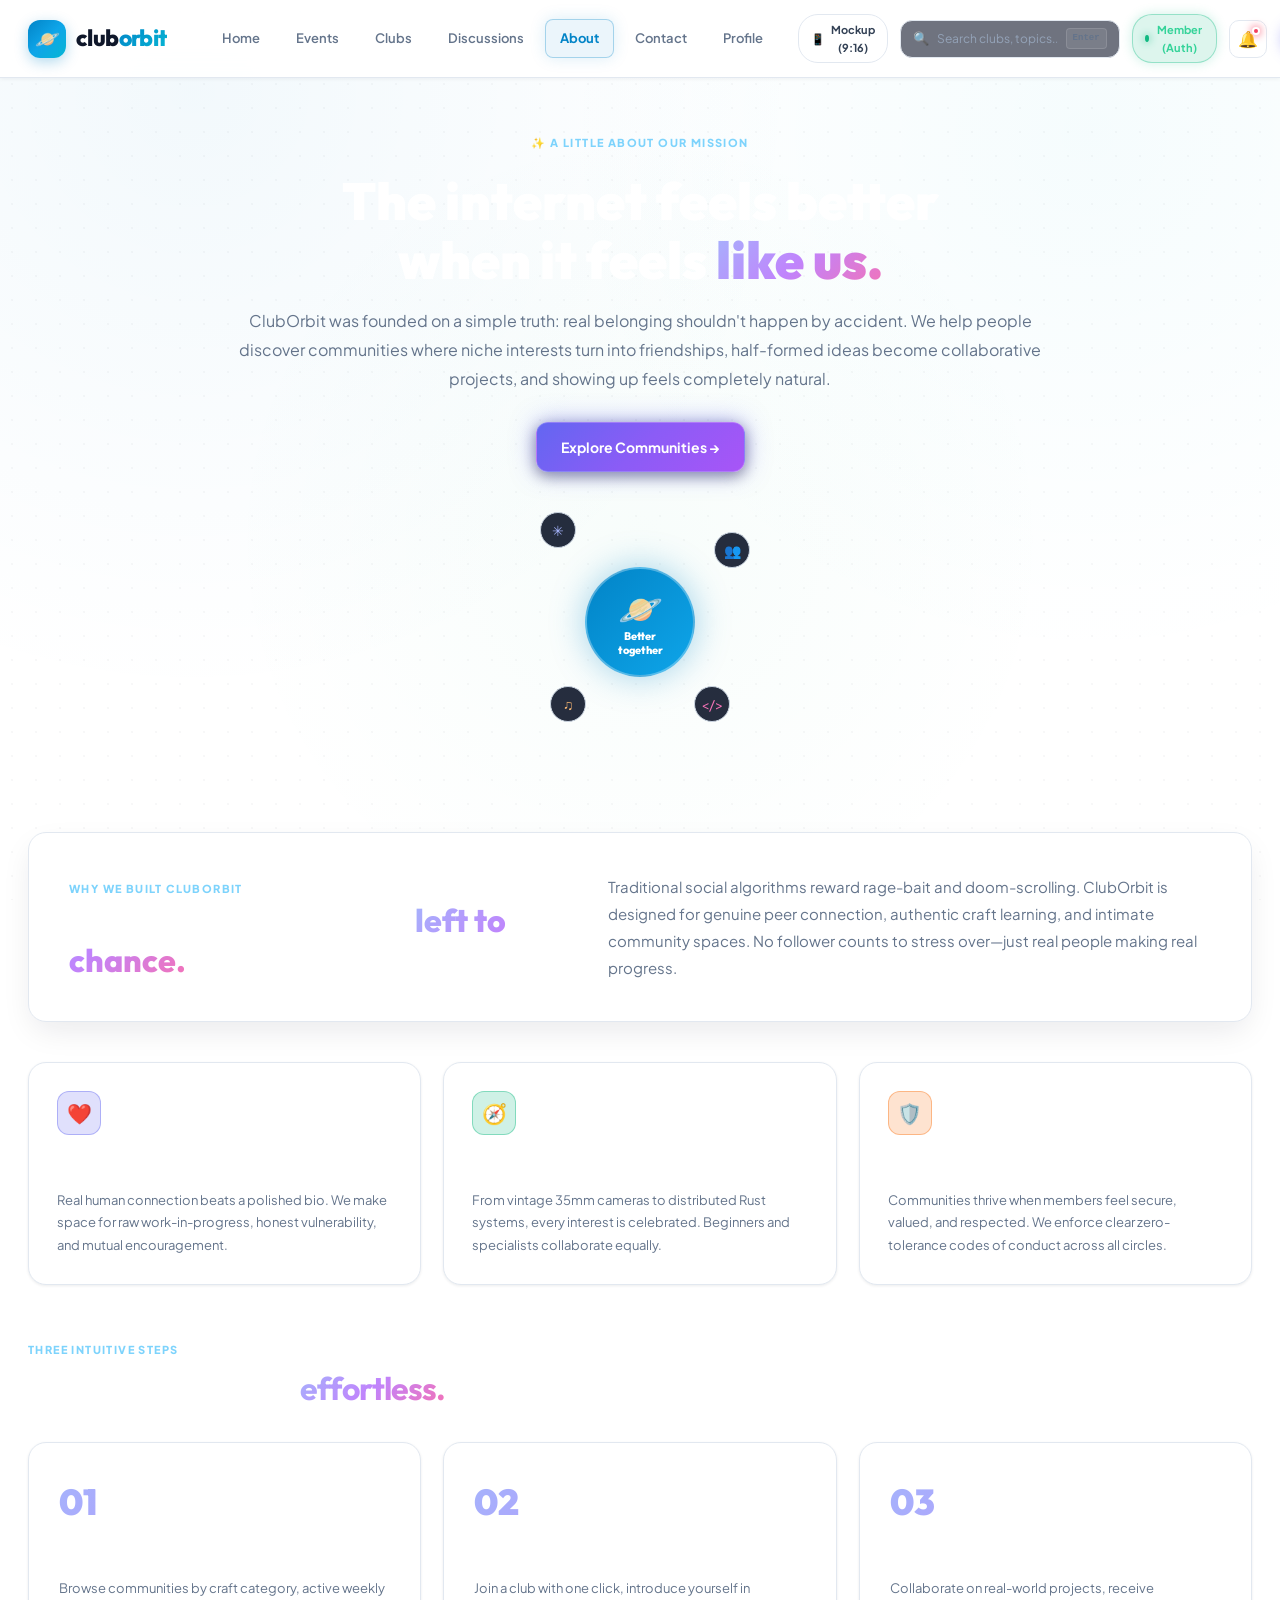
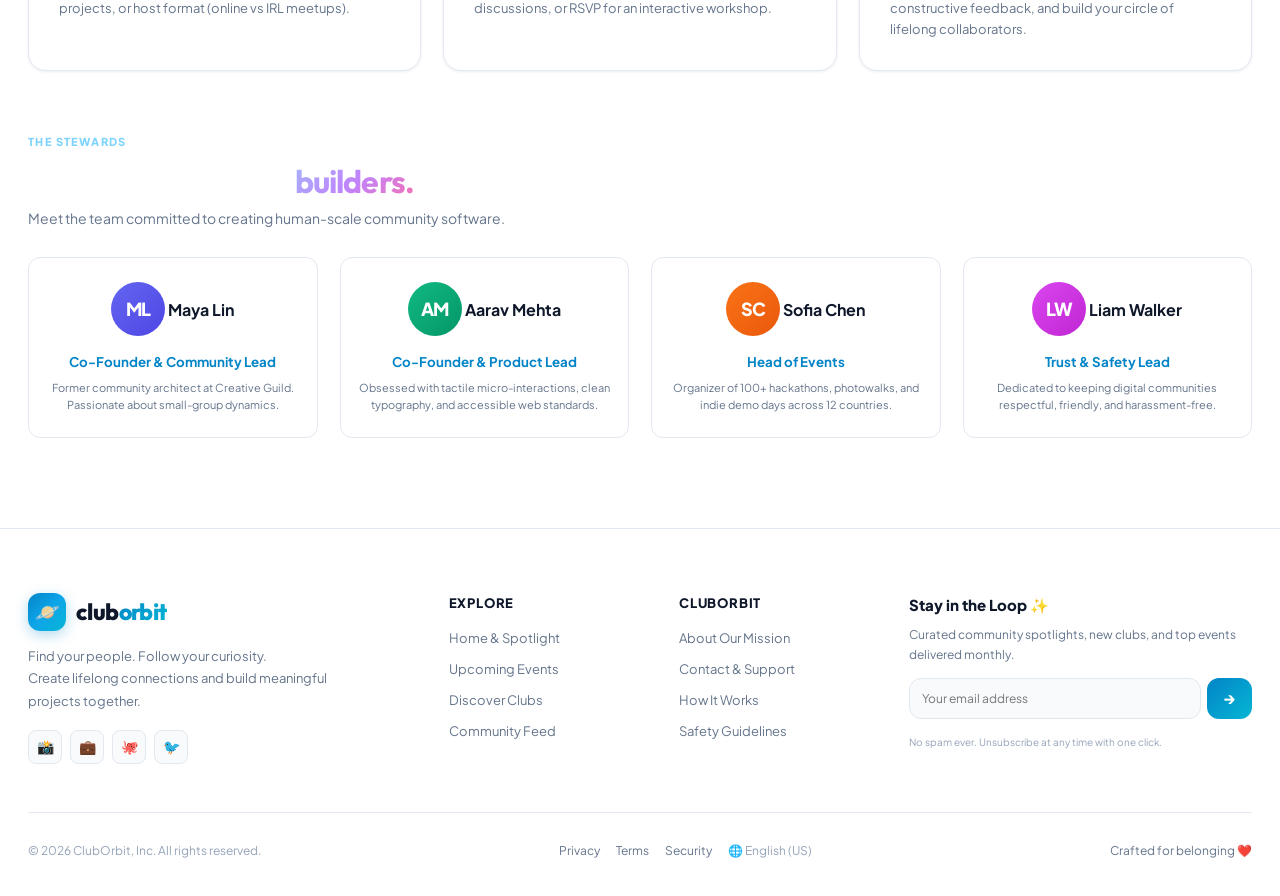
<file: about.html>
<!DOCTYPE html>
<html lang="en">
<head>
  <meta charset="UTF-8">
  <meta name="viewport" content="width=device-width, initial-scale=1.0">
  <meta name="theme-color" content="#f8fafc">
  <meta name="description" content="About ClubOrbit — Our mission, values, how it works, and the team building spaces for curious minds.">
  <title>About Us & Our Mission — ClubOrbit</title>
  <link rel="stylesheet" href="styles.css">
</head>
<body>

  <!-- STANDARD APP SHELL -->
  <div id="standard-app-shell" class="app-shell">
    
    <!-- FIXED IDENTICAL HEADER -->
    <header class="topbar">
      <div class="topbar-inner">
        <a href="index.html" class="brand" aria-label="ClubOrbit Home">
          <span class="brand-mark">🪐</span>
          <span>club<span class="brand-orbit">orbit</span></span>
        </a>

        <nav id="main-nav" class="main-nav">
          <a href="index.html" class="nav-link">Home</a>
          <a href="events.html" class="nav-link">Events</a>
          <a href="clubs.html" class="nav-link">Clubs</a>
          <a href="discussions.html" class="nav-link">Discussions</a>
          <a href="about.html" class="nav-link active">About</a>
          <a href="contact.html" class="nav-link">Contact</a>
          <a href="profile.html" class="nav-link">Profile</a>
        </nav>

        <div class="header-actions">
          <button class="mockup-toggle-btn" onclick="toggleMockupMode()" title="Toggle 9:16 Mockup Frame / Full Responsive View">
            <span>📱</span> <span>Mockup (9:16)</span>
          </button>

          <label class="header-search">
            <span>🔍</span>
            <input placeholder="Search clubs, topics..." onkeydown="if(event.key==='Enter') window.location.href='clubs.html';">
            <kbd>Enter</kbd>
          </label>

          <div class="auth-mode-badge-wrapper">
            <button id="auth-mode-badge" class="auth-mode-badge logged-in" onclick="toggleAuthMode()" title="Click to toggle Public Guest / Member Admin view">
              <span class="mode-dot"></span>
              <span id="auth-mode-text">Member (Auth)</span>
            </button>
          </div>

          <div class="notification-wrap">
            <button class="icon-btn notification-btn" aria-label="Notifications" onclick="document.getElementById('notif-dropdown')?.classList.toggle('show');">
              <span>🔔</span><i></i>
            </button>
            <div id="notif-dropdown" class="notifications-dropdown">
              <div class="notifications-header">
                <b>Notifications</b>
                <span class="unread-pill">2 new</span>
              </div>
              <div class="notifications-list">
                <div class="notification-item unread" onclick="notify('Notification marked as read'); this.parentElement.parentElement.classList.remove('show');">
                  <div class="notification-dot"></div>
                  <div>
                    <p>Welcome to ClubOrbit! Check out How It Works.</p>
                    <small>Today</small>
                  </div>
                </div>
              </div>
              <button class="notifications-footer-btn" onclick="notify('Notifications cleared'); this.parentElement.classList.remove('show');">Clear all</button>
            </div>
          </div>

          <div id="header-user-actions"></div>

          <button class="mobile-menu icon-btn" onclick="document.getElementById('main-nav')?.classList.toggle('mobile-open');" aria-label="Toggle navigation">
            <span>☰</span>
          </button>
        </div>
      </div>
    </header>

    <!-- MAIN PAGE CONTENT -->
    <main class="page-content">
      <div class="about-page-container">
        
        <!-- ABOUT HERO -->
        <section class="about-hero">
          <span class="eyebrow">✨ A LITTLE ABOUT OUR MISSION</span>
          <h1>The internet feels better<br>when it feels <span>like us.</span></h1>
          <p>
            ClubOrbit was founded on a simple truth: real belonging shouldn't happen by accident.
            We help people discover communities where niche interests turn into friendships,
            half-formed ideas become collaborative projects, and showing up feels completely natural.
          </p>
          <a href="clubs.html" class="btn btn-primary btn-lg">Explore Communities →</a>
          <div class="about-hero-art">
            <div class="about-art-circle circle-a">✳</div>
            <div class="about-art-circle circle-b">👥</div>
            <div class="about-art-circle circle-c">♫</div>
            <div class="about-art-circle circle-d">&lt;/&gt;</div>
            <div class="about-art-core">
              <div style="font-size:36px;">🪐</div>
              <span>Better<br>together</span>
            </div>
          </div>
        </section>

        <!-- MISSION SECTION -->
        <section class="about-mission">
          <div>
            <div class="eyebrow">WHY WE BUILT CLUBORBIT</div>
            <h2>Belonging shouldn't be <span>left to chance.</span></h2>
          </div>
          <p>
            Traditional social algorithms reward rage-bait and doom-scrolling. ClubOrbit is designed
            for genuine peer connection, authentic craft learning, and intimate community spaces.
            No follower counts to stress over—just real people making real progress.
          </p>
        </section>

        <!-- CORE VALUES GRID -->
        <section class="values-grid">
          <article>
            <span class="value-icon lavender">❤️</span>
            <h3>People over vanity profiles</h3>
            <p>Real human connection beats a polished bio. We make space for raw work-in-progress, honest vulnerability, and mutual encouragement.</p>
          </article>
          <article>
            <span class="value-icon mint">🧭</span>
            <h3>Curiosity is a superpower</h3>
            <p>From vintage 35mm cameras to distributed Rust systems, every interest is celebrated. Beginners and specialists collaborate equally.</p>
          </article>
          <article>
            <span class="value-icon peach">🛡️</span>
            <h3>Room and safety for everyone</h3>
            <p>Communities thrive when members feel secure, valued, and respected. We enforce clear zero-tolerance codes of conduct across all circles.</p>
          </article>
        </section>

        <!-- HOW IT WORKS SECTION -->
        <section id="how-it-works" class="how-section">
          <div class="section-heading">
            <div>
              <div class="eyebrow">THREE INTUITIVE STEPS</div>
              <h2>Finding your orbit is <span>effortless.</span></h2>
            </div>
          </div>
          <div class="steps-grid">
            <article>
              <span>01</span>
              <h3>Explore what moves you</h3>
              <p>Browse communities by craft category, active weekly projects, or host format (online vs IRL meetups).</p>
            </article>
            <article>
              <span>02</span>
              <h3>Show up as yourself</h3>
              <p>Join a club with one click, introduce yourself in discussions, or RSVP for an interactive workshop.</p>
            </article>
            <article>
              <span>03</span>
              <h3>Let good things happen</h3>
              <p>Collaborate on real-world projects, receive constructive feedback, and build your circle of lifelong collaborators.</p>
            </article>
          </div>
        </section>

        <!-- CORE TEAM SECTION -->
        <section class="section-block" style="margin-top:56px;">
          <div class="section-heading">
            <div>
              <div class="eyebrow">THE STEWARDS</div>
              <h2>Built by community <span>builders.</span></h2>
              <p>Meet the team committed to creating human-scale community software.</p>
            </div>
          </div>

          <div class="club-grid" style="grid-template-columns: repeat(4, 1fr);">
            <div class="overview-card" style="text-align:center;padding:24px 16px;">
              <span class="avatar av1" style="width:54px;height:54px;margin:0 auto 12px;font-size:18px;">ML</span>
              <b>Maya Lin</b>
              <small style="display:block;color:var(--purple);font-weight:700;margin:3px 0 8px;">Co-Founder & Community Lead</small>
              <p style="font-size:11px;color:var(--muted);line-height:1.5;">Former community architect at Creative Guild. Passionate about small-group dynamics.</p>
            </div>

            <div class="overview-card" style="text-align:center;padding:24px 16px;">
              <span class="avatar av2" style="width:54px;height:54px;margin:0 auto 12px;font-size:18px;">AM</span>
              <b>Aarav Mehta</b>
              <small style="display:block;color:var(--purple);font-weight:700;margin:3px 0 8px;">Co-Founder & Product Lead</small>
              <p style="font-size:11px;color:var(--muted);line-height:1.5;">Obsessed with tactile micro-interactions, clean typography, and accessible web standards.</p>
            </div>

            <div class="overview-card" style="text-align:center;padding:24px 16px;">
              <span class="avatar av3" style="width:54px;height:54px;margin:0 auto 12px;font-size:18px;">SC</span>
              <b>Sofia Chen</b>
              <small style="display:block;color:var(--purple);font-weight:700;margin:3px 0 8px;">Head of Events</small>
              <p style="font-size:11px;color:var(--muted);line-height:1.5;">Organizer of 100+ hackathons, photowalks, and indie demo days across 12 countries.</p>
            </div>

            <div class="overview-card" style="text-align:center;padding:24px 16px;">
              <span class="avatar av4" style="width:54px;height:54px;margin:0 auto 12px;font-size:18px;">LW</span>
              <b>Liam Walker</b>
              <small style="display:block;color:var(--purple);font-weight:700;margin:3px 0 8px;">Trust & Safety Lead</small>
              <p style="font-size:11px;color:var(--muted);line-height:1.5;">Dedicated to keeping digital communities respectful, friendly, and harassment-free.</p>
            </div>
          </div>
        </section>

      </div>
    </main>

    <!-- FIXED IDENTICAL FOOTER -->
    <footer class="site-footer">
      <div class="footer-main">
        <div class="footer-brand">
          <a href="index.html" class="brand">
            <span class="brand-mark">🪐</span>
            <span>club<span class="brand-orbit">orbit</span></span>
          </a>
          <p>
            Find your people. Follow your curiosity.<br>
            Create lifelong connections and build meaningful projects together.
          </p>
          <div class="social-links">
            <button aria-label="Instagram" onclick="notify('Instagram: @ClubOrbitHQ')">📸</button>
            <button aria-label="LinkedIn" onclick="notify('LinkedIn: ClubOrbit Platform')">💼</button>
            <button aria-label="GitHub" onclick="notify('GitHub: github.com/cluborbit')">🐙</button>
            <button aria-label="Twitter/X" onclick="notify('X: @ClubOrbitApp')">🐦</button>
          </div>
        </div>

        <div class="footer-col">
          <b>Explore</b>
          <a href="index.html">Home & Spotlight</a>
          <a href="events.html">Upcoming Events</a>
          <a href="clubs.html">Discover Clubs</a>
          <a href="discussions.html">Community Feed</a>
        </div>

        <div class="footer-col">
          <b>ClubOrbit</b>
          <a href="about.html">About Our Mission</a>
          <a href="contact.html">Contact & Support</a>
          <a href="about.html#how-it-works">How It Works</a>
          <a href="contact.html#faqs">Safety Guidelines</a>
        </div>

        <div class="footer-newsletter">
          <b>Stay in the Loop ✨</b>
          <p>Curated community spotlights, new clubs, and top events delivered monthly.</p>
          <form onsubmit="event.preventDefault(); notify('Subscribed to ClubOrbit dispatch! Welcome aboard.'); this.reset();">
            <input type="email" required placeholder="Your email address">
            <button type="submit" aria-label="Subscribe">→</button>
          </form>
          <small>No spam ever. Unsubscribe at any time with one click.</small>
        </div>
      </div>

      <div class="footer-bottom">
        <span>© 2026 ClubOrbit, Inc. All rights reserved.</span>
        <span class="footer-legal">
          <button onclick="notify('Privacy Policy: Your data is never sold or shared.')">Privacy</button>
          <button onclick="notify('Terms of Service: Respect fellow club members and hosts.')">Terms</button>
          <button onclick="notify('Security: SOC-2 Compliant & End-to-End Encrypted.')">Security</button>
          <span>🌐 English (US)</span>
        </span>
        <span class="made-with">Crafted for belonging ❤️</span>
      </div>
    </footer>

  </div>

  <!-- 9:16 LAPTOP BROWSER MOCKUP CONTAINER -->
  <div id="mockup-mode-container" class="mockup-viewport-outer">
    <div class="mockup-control-strip">
      <div class="mockup-badge">
        <span>📱</span> <span>9:16 Aspect Ratio Mockup Frame (1080×1920)</span>
      </div>
      <button class="btn btn-white btn-sm" onclick="toggleMockupMode()">
        🖥 Switch to Full Responsive Web
      </button>
    </div>
    <div class="browser-mockup-frame">
      <div class="browser-chrome">
        <div class="browser-dots">
          <span class="dot red"></span>
          <span class="dot yellow"></span>
          <span class="dot green"></span>
        </div>
        <div class="browser-address-bar">
          <span>🔒</span>
          <span class="address-text">https://cluborbit.io/about</span>
        </div>
        <button class="exit-mockup-btn" onclick="toggleMockupMode()" title="Close Mockup Frame">✕</button>
      </div>
      <div id="browser-viewport-inner" class="browser-viewport-inner"></div>
    </div>
  </div>

  <!-- AUTH MODAL -->
  <div id="auth-modal" class="modal-backdrop">
    <div class="modal auth-modal" onclick="event.stopPropagation()">
      <button class="modal-close" onclick="closeModal('auth-modal')">✕</button>
      <span class="eyebrow">✨ WELCOME TO CLUBORBIT</span>
      <h2>Sign in or Join</h2>
      <p>Discover vibrant communities, meet fellow creators, and belong anywhere.</p>
      <div class="demo-credentials-card">
        <b>⚡ Quick 1-Click Access:</b>
        <p>Sign in instantly as member & club lead Sahil Shinde:</p>
        <button type="button" class="btn btn-primary full-btn" onclick="appState.isLoggedIn = true; saveState(); updateAuthUI(); closeModal('auth-modal'); notify('Welcome back Sahil Shinde!');">
          Sign In as Sahil Shinde (Lead)
        </button>
      </div>
    </div>
  </div>

  <!-- TOAST NOTIFICATION -->
  <div id="toast" class="toast">
    <span>✓</span>
    <span id="toast-message">Notification</span>
  </div>

  <script src="script.js"></script>
</body>
</html>
</file>
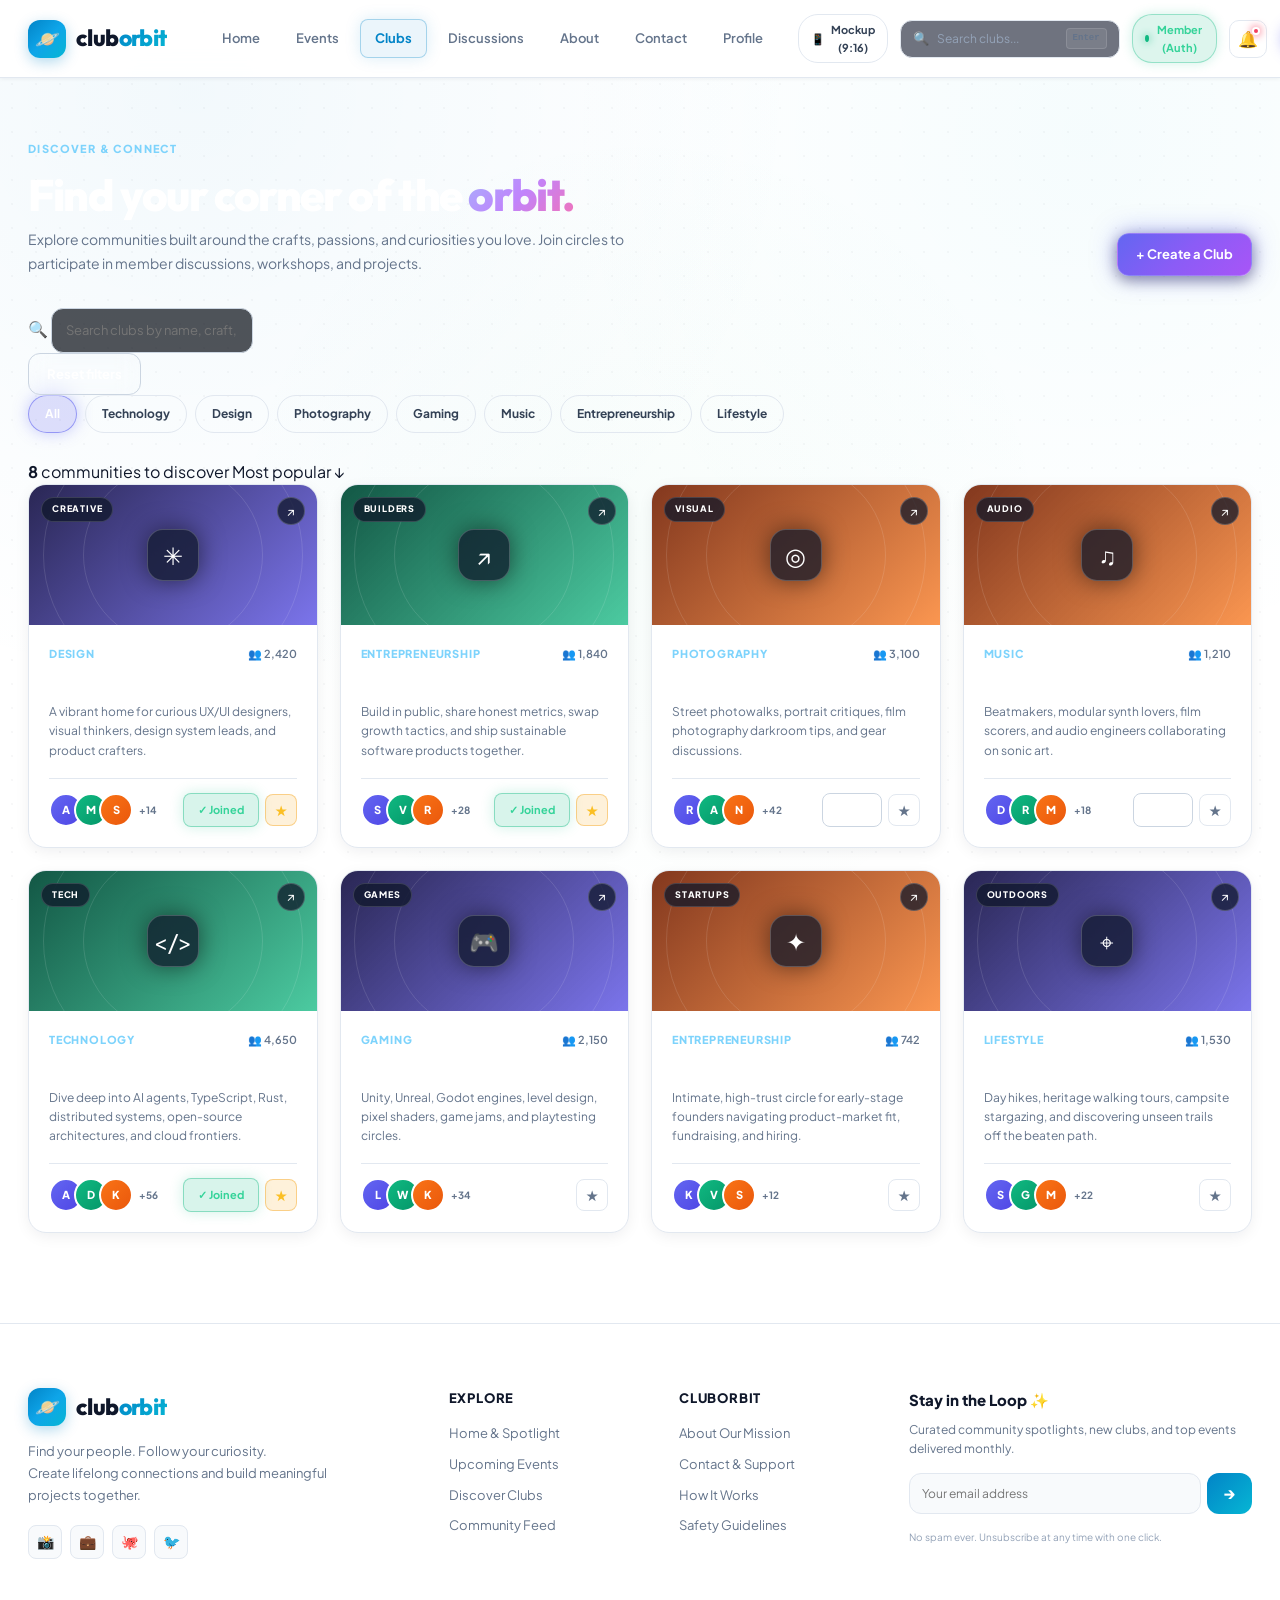
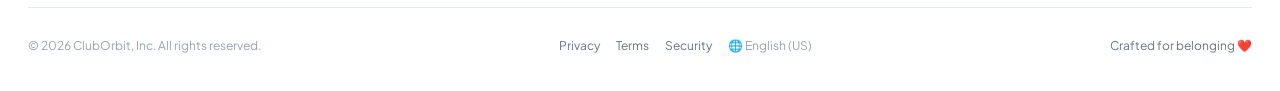
<file: clubs.html>
<!DOCTYPE html>
<html lang="en">
<head>
  <meta charset="UTF-8">
  <meta name="viewport" content="width=device-width, initial-scale=1.0">
  <meta name="theme-color" content="#f8fafc">
  <meta name="description" content="Discover Clubs & Communities on ClubOrbit — Design, technology, photography, music, entrepreneurship, and gaming.">
  <title>Explore Clubs & Communities — ClubOrbit</title>
  <link rel="stylesheet" href="styles.css">
</head>
<body>

  <!-- STANDARD APP SHELL -->
  <div id="standard-app-shell" class="app-shell">
    
    <!-- FIXED IDENTICAL HEADER -->
    <header class="topbar">
      <div class="topbar-inner">
        <a href="index.html" class="brand" aria-label="ClubOrbit Home">
          <span class="brand-mark">🪐</span>
          <span>club<span class="brand-orbit">orbit</span></span>
        </a>

        <nav id="main-nav" class="main-nav">
          <a href="index.html" class="nav-link">Home</a>
          <a href="events.html" class="nav-link">Events</a>
          <a href="clubs.html" class="nav-link active">Clubs</a>
          <a href="discussions.html" class="nav-link">Discussions</a>
          <a href="about.html" class="nav-link">About</a>
          <a href="contact.html" class="nav-link">Contact</a>
          <a href="profile.html" class="nav-link">Profile</a>
        </nav>

        <div class="header-actions">
          <button class="mockup-toggle-btn" onclick="toggleMockupMode()" title="Toggle 9:16 Mockup Frame / Full Responsive View">
            <span>📱</span> <span>Mockup (9:16)</span>
          </button>

          <label class="header-search">
            <span>🔍</span>
            <input placeholder="Search clubs..." oninput="searchFilter(this, '.directory-club-card', 'h3')">
            <kbd>Enter</kbd>
          </label>

          <div class="auth-mode-badge-wrapper">
            <button id="auth-mode-badge" class="auth-mode-badge logged-in" onclick="toggleAuthMode()" title="Click to toggle Public Guest / Member Admin view">
              <span class="mode-dot"></span>
              <span id="auth-mode-text">Member (Auth)</span>
            </button>
          </div>

          <div class="notification-wrap">
            <button class="icon-btn notification-btn" aria-label="Notifications" onclick="document.getElementById('notif-dropdown')?.classList.toggle('show');">
              <span>🔔</span><i></i>
            </button>
            <div id="notif-dropdown" class="notifications-dropdown">
              <div class="notifications-header">
                <b>Notifications</b>
                <span class="unread-pill">2 new</span>
              </div>
              <div class="notifications-list">
                <div class="notification-item unread" onclick="notify('Notification marked as read'); this.parentElement.parentElement.classList.remove('show');">
                  <div class="notification-dot"></div>
                  <div>
                    <p>New announcement posted in Design Circle</p>
                    <small>10 min ago</small>
                  </div>
                </div>
              </div>
              <button class="notifications-footer-btn" onclick="notify('Notifications cleared'); this.parentElement.classList.remove('show');">Clear all</button>
            </div>
          </div>

          <div id="header-user-actions"></div>

          <button class="mobile-menu icon-btn" onclick="document.getElementById('main-nav')?.classList.toggle('mobile-open');" aria-label="Toggle navigation">
            <span>☰</span>
          </button>
        </div>
      </div>
    </header>

    <!-- MAIN PAGE CONTENT -->
    <main class="page-content">
      <div class="clubs-page-container">
        
        <div class="page-heading">
          <div>
            <div class="eyebrow">DISCOVER & CONNECT</div>
            <h1>Find your corner of the <span>orbit.</span></h1>
            <p>
              Explore communities built around the crafts, passions, and curiosities you love.
              Join circles to participate in member discussions, workshops, and projects.
            </p>
          </div>
          <button class="btn btn-primary" onclick="openModal('create-club-modal')">+ Create a Club</button>
        </div>

        <!-- TOOLBAR: SEARCH & RESET -->
        <div class="clubs-toolbar">
          <div class="search-field">
            <span>🔍</span>
            <input placeholder="Search clubs by name, craft, or interest..." oninput="searchFilter(this, '.directory-club-card', 'h3')">
          </div>
          <button class="btn btn-outline filter-button" onclick="filterCategories('.directory-chips', '.directory-club-card', 'data-cat', 'All');">
            Reset filters
          </button>
        </div>

        <!-- CATEGORY CHIPS -->
        <div class="category-chips directory-chips">
          <button class="chip-active" onclick="filterCategories('.directory-chips', '.directory-club-card', 'data-cat', 'All')">All</button>
          <button onclick="filterCategories('.directory-chips', '.directory-club-card', 'data-cat', 'Technology')">Technology</button>
          <button onclick="filterCategories('.directory-chips', '.directory-club-card', 'data-cat', 'Design')">Design</button>
          <button onclick="filterCategories('.directory-chips', '.directory-club-card', 'data-cat', 'Photography')">Photography</button>
          <button onclick="filterCategories('.directory-chips', '.directory-club-card', 'data-cat', 'Gaming')">Gaming</button>
          <button onclick="filterCategories('.directory-chips', '.directory-club-card', 'data-cat', 'Music')">Music</button>
          <button onclick="filterCategories('.directory-chips', '.directory-club-card', 'data-cat', 'Entrepreneurship')">Entrepreneurship</button>
          <button onclick="filterCategories('.directory-chips', '.directory-club-card', 'data-cat', 'Lifestyle')">Lifestyle</button>
        </div>

        <div class="results-line">
          <span id="filter-results-count"><b>8</b> communities to discover</span>
          <button onclick="notify('Sorted by most active member count.');">Most popular ↓</button>
        </div>

        <!-- FULL CLUBS DIRECTORY GRID -->
        <div class="club-grid clubs-full-grid">
          
          <!-- Club 1 -->
          <article class="club-card directory-club-card" data-cat="Design">
            <div class="club-art art-lavender" onclick="openModal('club-details-modal')" style="cursor:pointer;">
              <span class="club-art-icon">✳</span>
              <span class="art-orbit orbit-one"></span>
              <span class="art-orbit orbit-two"></span>
              <span class="club-tag">CREATIVE</span>
              <button class="card-arrow" onclick="event.stopPropagation(); openModal('club-details-modal');">↗</button>
            </div>
            <div class="club-card-body">
              <div class="club-card-top">
                <span class="category-label">Design</span>
                <span class="member-count">👥 2,420</span>
              </div>
              <h3 onclick="openModal('club-details-modal')" style="cursor:pointer;">Design Circle</h3>
              <p>A vibrant home for curious UX/UI designers, visual thinkers, design system leads, and product crafters.</p>
              <div class="club-card-bottom">
                <div class="avatar-stack">
                  <span class="avatar av1">A</span>
                  <span class="avatar av2">M</span>
                  <span class="avatar av3">S</span>
                  <span class="avatar-stack-count">+14</span>
                </div>
                <div class="card-btn-group">
                  <button class="btn btn-joined btn-sm" onclick="toggleClubJoin(this, 1, 'Design Circle')">✓ Joined</button>
                  <button class="icon-follow-btn is-followed" onclick="toggleClubFollow(this, 1, 'Design Circle')" title="Following">★</button>
                </div>
              </div>
            </div>
          </article>

          <!-- Club 2 -->
          <article class="club-card directory-club-card" data-cat="Entrepreneurship">
            <div class="club-art art-mint" onclick="openModal('club-details-modal')" style="cursor:pointer;">
              <span class="club-art-icon">↗</span>
              <span class="art-orbit orbit-one"></span>
              <span class="art-orbit orbit-two"></span>
              <span class="club-tag">BUILDERS</span>
              <button class="card-arrow" onclick="event.stopPropagation(); openModal('club-details-modal');">↗</button>
            </div>
            <div class="club-card-body">
              <div class="club-card-top">
                <span class="category-label">Entrepreneurship</span>
                <span class="member-count">👥 1,840</span>
              </div>
              <h3 onclick="openModal('club-details-modal')" style="cursor:pointer;">Indie Hackers Hub</h3>
              <p>Build in public, share honest metrics, swap growth tactics, and ship sustainable software products together.</p>
              <div class="club-card-bottom">
                <div class="avatar-stack">
                  <span class="avatar av1">S</span>
                  <span class="avatar av2">V</span>
                  <span class="avatar av3">R</span>
                  <span class="avatar-stack-count">+28</span>
                </div>
                <div class="card-btn-group">
                  <button class="btn btn-joined btn-sm" onclick="toggleClubJoin(this, 2, 'Indie Hackers Hub')">✓ Joined</button>
                  <button class="icon-follow-btn is-followed" onclick="toggleClubFollow(this, 2, 'Indie Hackers Hub')" title="Following">★</button>
                </div>
              </div>
            </div>
          </article>

          <!-- Club 3 -->
          <article class="club-card directory-club-card" data-cat="Photography">
            <div class="club-art art-peach" onclick="openModal('club-details-modal')" style="cursor:pointer;">
              <span class="club-art-icon">◎</span>
              <span class="art-orbit orbit-one"></span>
              <span class="art-orbit orbit-two"></span>
              <span class="club-tag">VISUAL</span>
              <button class="card-arrow" onclick="event.stopPropagation(); openModal('club-details-modal');">↗</button>
            </div>
            <div class="club-card-body">
              <div class="club-card-top">
                <span class="category-label">Photography</span>
                <span class="member-count">👥 3,100</span>
              </div>
              <h3 onclick="openModal('club-details-modal')" style="cursor:pointer;">Lens & Light</h3>
              <p>Street photowalks, portrait critiques, film photography darkroom tips, and gear discussions.</p>
              <div class="club-card-bottom">
                <div class="avatar-stack">
                  <span class="avatar av1">R</span>
                  <span class="avatar av2">A</span>
                  <span class="avatar av3">N</span>
                  <span class="avatar-stack-count">+42</span>
                </div>
                <div class="card-btn-group">
                  <button class="btn btn-outline btn-sm" onclick="toggleClubJoin(this, 3, 'Lens & Light')">+ Join</button>
                  <button class="icon-follow-btn" onclick="toggleClubFollow(this, 3, 'Lens & Light')" title="Follow">★</button>
                </div>
              </div>
            </div>
          </article>

          <!-- Club 4 -->
          <article class="club-card directory-club-card" data-cat="Music">
            <div class="club-art art-peach" onclick="openModal('club-details-modal')" style="cursor:pointer;">
              <span class="club-art-icon">♫</span>
              <span class="art-orbit orbit-one"></span>
              <span class="art-orbit orbit-two"></span>
              <span class="club-tag">AUDIO</span>
              <button class="card-arrow" onclick="event.stopPropagation(); openModal('club-details-modal');">↗</button>
            </div>
            <div class="club-card-body">
              <div class="club-card-top">
                <span class="category-label">Music</span>
                <span class="member-count">👥 1,210</span>
              </div>
              <h3 onclick="openModal('club-details-modal')" style="cursor:pointer;">The Sound Room</h3>
              <p>Beatmakers, modular synth lovers, film scorers, and audio engineers collaborating on sonic art.</p>
              <div class="club-card-bottom">
                <div class="avatar-stack">
                  <span class="avatar av1">D</span>
                  <span class="avatar av2">R</span>
                  <span class="avatar av3">M</span>
                  <span class="avatar-stack-count">+18</span>
                </div>
                <div class="card-btn-group">
                  <button class="btn btn-outline btn-sm" onclick="toggleClubJoin(this, 4, 'The Sound Room')">+ Join</button>
                  <button class="icon-follow-btn" onclick="toggleClubFollow(this, 4, 'The Sound Room')" title="Follow">★</button>
                </div>
              </div>
            </div>
          </article>

          <!-- Club 5 -->
          <article class="club-card directory-club-card" data-cat="Technology">
            <div class="club-art art-mint" onclick="openModal('club-details-modal')" style="cursor:pointer;">
              <span class="club-art-icon">&lt;/&gt;</span>
              <span class="art-orbit orbit-one"></span>
              <span class="art-orbit orbit-two"></span>
              <span class="club-tag">TECH</span>
              <button class="card-arrow" onclick="event.stopPropagation(); openModal('club-details-modal');">↗</button>
            </div>
            <div class="club-card-body">
              <div class="club-card-top">
                <span class="category-label">Technology</span>
                <span class="member-count">👥 4,650</span>
              </div>
              <h3 onclick="openModal('club-details-modal')" style="cursor:pointer;">Future Stack</h3>
              <p>Dive deep into AI agents, TypeScript, Rust, distributed systems, open-source architectures, and cloud frontiers.</p>
              <div class="club-card-bottom">
                <div class="avatar-stack">
                  <span class="avatar av1">A</span>
                  <span class="avatar av2">D</span>
                  <span class="avatar av3">K</span>
                  <span class="avatar-stack-count">+56</span>
                </div>
                <div class="card-btn-group">
                  <button class="btn btn-joined btn-sm" onclick="toggleClubJoin(this, 6, 'Future Stack')">✓ Joined</button>
                  <button class="icon-follow-btn is-followed" onclick="toggleClubFollow(this, 6, 'Future Stack')" title="Following">★</button>
                </div>
              </div>
            </div>
          </article>

          <!-- Club 6 -->
          <article class="club-card directory-club-card" data-cat="Gaming">
            <div class="club-art art-lavender" onclick="openModal('club-details-modal')" style="cursor:pointer;">
              <span class="club-art-icon">🎮</span>
              <span class="art-orbit orbit-one"></span>
              <span class="art-orbit orbit-two"></span>
              <span class="club-tag">GAMES</span>
              <button class="card-arrow" onclick="event.stopPropagation(); openModal('club-details-modal');">↗</button>
            </div>
            <div class="club-card-body">
              <div class="club-card-top">
                <span class="category-label">Gaming</span>
                <span class="member-count">👥 2,150</span>
              </div>
              <h3 onclick="openModal('club-details-modal')" style="cursor:pointer;">Indie Game Devs</h3>
              <p>Unity, Unreal, Godot engines, level design, pixel shaders, game jams, and playtesting circles.</p>
              <div class="club-card-bottom">
                <div class="avatar-stack">
                  <span class="avatar av1">L</span>
                  <span class="avatar av2">W</span>
                  <span class="avatar av3">K</span>
                  <span class="avatar-stack-count">+34</span>
                </div>
                <div class="card-btn-group">
                  <button class="btn btn-outline btn-sm" onclick="toggleClubJoin(this, 5, 'Indie Game Devs')">+ Join</button>
                  <button class="icon-follow-btn" onclick="toggleClubFollow(this, 5, 'Indie Game Devs')" title="Follow">★</button>
                </div>
              </div>
            </div>
          </article>

          <!-- Club 7 -->
          <article class="club-card directory-club-card" data-cat="Entrepreneurship">
            <div class="club-art art-peach" onclick="openModal('club-details-modal')" style="cursor:pointer;">
              <span class="club-art-icon">✦</span>
              <span class="art-orbit orbit-one"></span>
              <span class="art-orbit orbit-two"></span>
              <span class="club-tag">STARTUPS</span>
              <button class="card-arrow" onclick="event.stopPropagation(); openModal('club-details-modal');">↗</button>
            </div>
            <div class="club-card-body">
              <div class="club-card-top">
                <span class="category-label">Entrepreneurship</span>
                <span class="member-count">👥 742</span>
              </div>
              <h3 onclick="openModal('club-details-modal')" style="cursor:pointer;">Founders Table</h3>
              <p>Intimate, high-trust circle for early-stage founders navigating product-market fit, fundraising, and hiring.</p>
              <div class="club-card-bottom">
                <div class="avatar-stack">
                  <span class="avatar av1">K</span>
                  <span class="avatar av2">V</span>
                  <span class="avatar av3">S</span>
                  <span class="avatar-stack-count">+12</span>
                </div>
                <div class="card-btn-group">
                  <button class="btn btn-outline btn-sm" onclick="toggleClubJoin(this, 7, 'Founders Table')">+ Join</button>
                  <button class="icon-follow-btn" onclick="toggleClubFollow(this, 7, 'Founders Table')" title="Follow">★</button>
                </div>
              </div>
            </div>
          </article>

          <!-- Club 8 -->
          <article class="club-card directory-club-card" data-cat="Lifestyle">
            <div class="club-art art-lavender" onclick="openModal('club-details-modal')" style="cursor:pointer;">
              <span class="club-art-icon">⌖</span>
              <span class="art-orbit orbit-one"></span>
              <span class="art-orbit orbit-two"></span>
              <span class="club-tag">OUTDOORS</span>
              <button class="card-arrow" onclick="event.stopPropagation(); openModal('club-details-modal');">↗</button>
            </div>
            <div class="club-card-body">
              <div class="club-card-top">
                <span class="category-label">Lifestyle</span>
                <span class="member-count">👥 1,530</span>
              </div>
              <h3 onclick="openModal('club-details-modal')" style="cursor:pointer;">Weekend Wanderers</h3>
              <p>Day hikes, heritage walking tours, campsite stargazing, and discovering unseen trails off the beaten path.</p>
              <div class="club-card-bottom">
                <div class="avatar-stack">
                  <span class="avatar av1">S</span>
                  <span class="avatar av2">G</span>
                  <span class="avatar av3">M</span>
                  <span class="avatar-stack-count">+22</span>
                </div>
                <div class="card-btn-group">
                  <button class="btn btn-outline btn-sm" onclick="toggleClubJoin(this, 8, 'Weekend Wanderers')">+ Join</button>
                  <button class="icon-follow-btn" onclick="toggleClubFollow(this, 8, 'Weekend Wanderers')" title="Follow">★</button>
                </div>
              </div>
            </div>
          </article>

        </div>

      </div>
    </main>

    <!-- FIXED IDENTICAL FOOTER -->
    <footer class="site-footer">
      <div class="footer-main">
        <div class="footer-brand">
          <a href="index.html" class="brand">
            <span class="brand-mark">🪐</span>
            <span>club<span class="brand-orbit">orbit</span></span>
          </a>
          <p>
            Find your people. Follow your curiosity.<br>
            Create lifelong connections and build meaningful projects together.
          </p>
          <div class="social-links">
            <button aria-label="Instagram" onclick="notify('Instagram: @ClubOrbitHQ')">📸</button>
            <button aria-label="LinkedIn" onclick="notify('LinkedIn: ClubOrbit Platform')">💼</button>
            <button aria-label="GitHub" onclick="notify('GitHub: github.com/cluborbit')">🐙</button>
            <button aria-label="Twitter/X" onclick="notify('X: @ClubOrbitApp')">🐦</button>
          </div>
        </div>

        <div class="footer-col">
          <b>Explore</b>
          <a href="index.html">Home & Spotlight</a>
          <a href="events.html">Upcoming Events</a>
          <a href="clubs.html">Discover Clubs</a>
          <a href="discussions.html">Community Feed</a>
        </div>

        <div class="footer-col">
          <b>ClubOrbit</b>
          <a href="about.html">About Our Mission</a>
          <a href="contact.html">Contact & Support</a>
          <a href="about.html#how-it-works">How It Works</a>
          <a href="contact.html#faqs">Safety Guidelines</a>
        </div>

        <div class="footer-newsletter">
          <b>Stay in the Loop ✨</b>
          <p>Curated community spotlights, new clubs, and top events delivered monthly.</p>
          <form onsubmit="event.preventDefault(); notify('Subscribed to ClubOrbit dispatch! Welcome aboard.'); this.reset();">
            <input type="email" required placeholder="Your email address">
            <button type="submit" aria-label="Subscribe">→</button>
          </form>
          <small>No spam ever. Unsubscribe at any time with one click.</small>
        </div>
      </div>

      <div class="footer-bottom">
        <span>© 2026 ClubOrbit, Inc. All rights reserved.</span>
        <span class="footer-legal">
          <button onclick="notify('Privacy Policy: Your data is never sold or shared.')">Privacy</button>
          <button onclick="notify('Terms of Service: Respect fellow club members and hosts.')">Terms</button>
          <button onclick="notify('Security: SOC-2 Compliant & End-to-End Encrypted.')">Security</button>
          <span>🌐 English (US)</span>
        </span>
        <span class="made-with">Crafted for belonging ❤️</span>
      </div>
    </footer>

  </div>

  <!-- 9:16 LAPTOP BROWSER MOCKUP CONTAINER -->
  <div id="mockup-mode-container" class="mockup-viewport-outer">
    <div class="mockup-control-strip">
      <div class="mockup-badge">
        <span>📱</span> <span>9:16 Aspect Ratio Mockup Frame (1080×1920)</span>
      </div>
      <button class="btn btn-white btn-sm" onclick="toggleMockupMode()">
        🖥 Switch to Full Responsive Web
      </button>
    </div>
    <div class="browser-mockup-frame">
      <div class="browser-chrome">
        <div class="browser-dots">
          <span class="dot red"></span>
          <span class="dot yellow"></span>
          <span class="dot green"></span>
        </div>
        <div class="browser-address-bar">
          <span>🔒</span>
          <span class="address-text">https://cluborbit.io/clubs</span>
        </div>
        <button class="exit-mockup-btn" onclick="toggleMockupMode()" title="Close Mockup Frame">✕</button>
      </div>
      <div id="browser-viewport-inner" class="browser-viewport-inner"></div>
    </div>
  </div>

  <!-- CLUB DETAILS DEDICATED MODAL -->
  <div id="club-details-modal" class="modal-backdrop">
    <div class="modal event-details-modal" style="max-width:880px;" onclick="event.stopPropagation()">
      <button class="modal-close" onclick="closeModal('club-details-modal')">✕</button>
      
      <div class="club-details-hero" style="border-radius:12px;overflow:hidden;margin-bottom:20px;">
        <div class="club-banner-bg" style="background-image: url('https://images.unsplash.com/photo-1558655146-d09347e92766?auto=format&fit=crop&w=1200&q=80'); height:160px;">
          <div class="banner-overlay"></div>
        </div>
        <div class="club-hero-content" style="padding:16px 20px;">
          <div class="club-hero-avatar art-lavender">
            <span>✳</span>
          </div>
          <div class="club-hero-text">
            <div class="club-hero-badges">
              <span class="category-pill">Design</span>
              <span class="tag-pill">CREATIVE</span>
              <span class="founded-pill">Established Jan 2024</span>
            </div>
            <h2>Design Circle</h2>
            <p>A vibrant home for curious UX/UI designers, visual thinkers, design system leads, and product crafters.</p>
            <div class="club-hero-stats">
              <span>👥 <b>2,420</b> members</span>
              <span>💬 <b>34</b> discussions</span>
              <span>📅 <b>8</b> upcoming sessions</span>
            </div>
          </div>
          <div class="club-hero-actions">
            <button class="btn btn-joined btn-sm" onclick="notify('You are an active member of this circle.')">✓ Joined</button>
            <button class="btn btn-outline btn-sm" onclick="openModal('manage-members-modal')">⚙ Manage Members</button>
            <button class="btn btn-outline btn-sm" onclick="openModal('announcement-modal')">📢 Broadcast</button>
          </div>
        </div>
      </div>

      <!-- TABS -->
      <div class="club-tab-nav">
        <button class="active-tab profile-tab-btn" data-tab="overview" onclick="switchClubTab('overview')">Overview & Guidelines</button>
        <button class="profile-tab-btn" data-tab="members" onclick="switchClubTab('members')">Members Directory (5)</button>
        <button class="profile-tab-btn" data-tab="announcements" onclick="switchClubTab('announcements')">Announcements (2)</button>
      </div>

      <!-- TAB 1: OVERVIEW -->
      <div id="club-tab-overview" class="club-tab-content">
        <div class="overview-card leader-card" style="margin-bottom:14px;">
          <div class="leader-info">
            <span class="avatar leader-avatar">AM</span>
            <div>
              <span class="eyebrow">COMMUNITY LEAD</span>
              <b>Aarav Mehta</b>
              <small>Staff Product Designer @ OrbitLab</small>
            </div>
          </div>
          <p>"Welcome to Design Circle! Whether you are a beginner or a veteran, don't hesitate to share your work, ask for feedback, and introduce yourself in discussions."</p>
        </div>

        <div class="overview-card" style="margin-bottom:14px;">
          <div class="card-title-bar">
            <span class="purple-text" style="font-size:18px;">🛡️</span>
            <h3>Community Guidelines</h3>
          </div>
          <div class="rules-list">
            <div class="rule-item">
              <span class="rule-num">01</span>
              <p>Share work-in-progress and constructive feedback with kindness.</p>
            </div>
            <div class="rule-item">
              <span class="rule-num">02</span>
              <p>Credit original designers and sources in inspirations.</p>
            </div>
            <div class="rule-item">
              <span class="rule-num">03</span>
              <p>No unsolicited pitching, cold outreach, or commercial spam.</p>
            </div>
          </div>
        </div>
      </div>

      <!-- TAB 2: MEMBERS -->
      <div id="club-tab-members" class="club-tab-content" style="display:none;">
        <div class="tab-actions-bar">
          <div>
            <h3>Member Roster</h3>
            <p>Active participants and leaders in Design Circle.</p>
          </div>
          <button class="btn btn-primary btn-sm" onclick="openModal('manage-members-modal')">+ Invite Member</button>
        </div>
        <div class="members-directory-grid">
          <div class="member-card">
            <span class="avatar av1">AM</span>
            <div class="member-card-details">
              <b>Aarav Mehta</b>
              <span class="role-badge-admin">Admin</span>
              <small>Bengaluru · Joined Jan 2024</small>
            </div>
          </div>
          <div class="member-card">
            <span class="avatar av2">PS</span>
            <div class="member-card-details">
              <b>Priya Sharma</b>
              <span class="role-badge-mod">Moderator</span>
              <small>Mumbai · Joined Feb 2024</small>
            </div>
          </div>
          <div class="member-card">
            <span class="avatar avatar-me">SS</span>
            <div class="member-card-details">
              <b>Sahil Shinde (You)</b>
              <span class="role-badge-member">Lead Architect</span>
              <small>Mumbai · Joined Mar 2025</small>
            </div>
          </div>
          <div class="member-card">
            <span class="avatar av3">ER</span>
            <div class="member-card-details">
              <b>Elena Rostova</b>
              <span class="role-badge-member">Member</span>
              <small>Berlin · Joined Apr 2025</small>
            </div>
          </div>
          <div class="member-card">
            <span class="avatar av4">MC</span>
            <div class="member-card-details">
              <b>Marcus Chen</b>
              <span class="role-badge-member">Member</span>
              <small>Singapore · Joined May 2025</small>
            </div>
          </div>
        </div>
      </div>

      <!-- TAB 3: ANNOUNCEMENTS -->
      <div id="club-tab-announcements" class="club-tab-content" style="display:none;">
        <div class="tab-actions-bar">
          <div>
            <h3>Official Bulletins</h3>
            <p>Announcements posted by club leadership.</p>
          </div>
          <button class="btn btn-outline btn-sm" onclick="openModal('announcement-modal')">+ New Bulletin</button>
        </div>
        <div class="announcements-list">
          <div class="announcement-card pinned">
            <div class="announcement-header">
              <span class="pinned-tag">📌 Pinned</span>
              <b>🎨 Annual Portfolio Review & Critiques kicks off next week!</b>
              <small>Yesterday at 4:30 PM · By Aarav Mehta</small>
            </div>
            <p>We have invited 6 design leads from top tech firms to review member design portfolios. Check the event calendar to reserve your 15-minute slot!</p>
          </div>
          <div class="announcement-card">
            <div class="announcement-header">
              <b>Figma Tokens 2.0 Workshop Resources now available</b>
              <small>Oct 8, 2026 · By Priya Sharma</small>
            </div>
            <p>Slides, Figma community file template, and recording link have been uploaded to our resources hub.</p>
          </div>
        </div>
      </div>

    </div>
  </div>

  <!-- MODAL: CREATE CLUB -->
  <div id="create-club-modal" class="modal-backdrop">
    <div class="modal" onclick="event.stopPropagation()">
      <button class="modal-close" onclick="closeModal('create-club-modal')">✕</button>
      <span class="eyebrow">START A MOVEMENT</span>
      <h2>Create a new community</h2>
      <p>Bring people together around your craft, hobby, or curiosity.</p>
      <form class="modal-form" onsubmit="handleCreateClubSubmit(event)">
        <label>Club Name<input id="new-club-name" required placeholder="e.g. Generative Design Guild"></label>
        <div class="form-row">
          <label>Category
            <select id="new-club-cat">
              <option>Technology</option>
              <option>Design</option>
              <option>Photography</option>
              <option>Gaming</option>
              <option>Music</option>
              <option>Entrepreneurship</option>
              <option>Lifestyle</option>
            </select>
          </label>
          <label>Color Theme
            <select id="new-club-color">
              <option value="lavender">Lavender Indigo</option>
              <option value="mint">Mint Emerald</option>
              <option value="peach">Warm Peach</option>
            </select>
          </label>
        </div>
        <label>Description<textarea id="new-club-desc" required rows="3" placeholder="What is the mission of this club and who should join?"></textarea></label>
        <button class="btn btn-primary full-btn" type="submit">+ Create Community</button>
      </form>
    </div>
  </div>

  <!-- MODAL: MANAGE MEMBERS -->
  <div id="manage-members-modal" class="modal-backdrop">
    <div class="modal manage-members-modal" onclick="event.stopPropagation()">
      <button class="modal-close" onclick="closeModal('manage-members-modal')">✕</button>
      <div class="manage-members-header">
        <span class="eyebrow">LEADERSHIP CONTROLS</span>
        <h2>Manage Community Members</h2>
        <p>Invite collaborators, assign moderator roles, and oversee roster.</p>
      </div>
      <form class="invite-form" onsubmit="event.preventDefault(); notify('Invite link sent to ' + document.getElementById('inv-email').value); closeModal('manage-members-modal');">
        <input id="inv-email" type="email" required placeholder="Enter colleague's email address...">
        <button class="btn btn-primary btn-sm" type="submit">Send Invite</button>
      </form>
      <div class="member-roster-list" style="margin-top:16px;">
        <div class="roster-item" style="display:flex;justify-content:space-between;align-items:center;padding:10px 0;border-bottom:1px solid var(--line);">
          <div><b>Aarav Mehta</b><small style="display:block;color:var(--muted);">Admin · Founder</small></div>
          <span class="role-badge-admin">Admin</span>
        </div>
        <div class="roster-item" style="display:flex;justify-content:space-between;align-items:center;padding:10px 0;border-bottom:1px solid var(--line);">
          <div><b>Priya Sharma</b><small style="display:block;color:var(--muted);">Moderator</small></div>
          <span class="role-badge-mod">Moderator</span>
        </div>
        <div class="roster-item" style="display:flex;justify-content:space-between;align-items:center;padding:10px 0;">
          <div><b>Sahil Shinde</b><small style="display:block;color:var(--muted);">Lead Architect</small></div>
          <span class="role-badge-member">Lead</span>
        </div>
      </div>
    </div>
  </div>

  <!-- MODAL: BROADCAST ANNOUNCEMENT -->
  <div id="announcement-modal" class="modal-backdrop">
    <div class="modal" onclick="event.stopPropagation()">
      <button class="modal-close" onclick="closeModal('announcement-modal')">✕</button>
      <span class="eyebrow">OFFICIAL BULLETIN</span>
      <h2>Broadcast Announcement</h2>
      <p>Send a pinned update to all members of Design Circle.</p>
      <form class="modal-form" onsubmit="event.preventDefault(); notify('Announcement broadcasted to members!'); closeModal('announcement-modal');">
        <label>Headline<input required placeholder="e.g. 📢 Portfolio review slots are live!"></label>
        <label>Announcement Body<textarea required rows="4" placeholder="Details and instructions for members..."></textarea></label>
        <label class="checkbox-label" style="display:flex;gap:8px;align-items:center;font-size:12px;">
          <input type="checkbox" checked>
          <span>Pin to top of club page</span>
        </label>
        <button class="btn btn-primary full-btn" type="submit">Broadcast Now →</button>
      </form>
    </div>
  </div>

  <!-- AUTH MODAL -->
  <div id="auth-modal" class="modal-backdrop">
    <div class="modal auth-modal" onclick="event.stopPropagation()">
      <button class="modal-close" onclick="closeModal('auth-modal')">✕</button>
      <span class="eyebrow">✨ WELCOME TO CLUBORBIT</span>
      <h2>Sign in or Join</h2>
      <p>Discover vibrant communities, meet fellow creators, and belong anywhere.</p>
      <div class="demo-credentials-card">
        <b>⚡ Quick 1-Click Access:</b>
        <p>Sign in instantly as member & club lead Sahil Shinde:</p>
        <button type="button" class="btn btn-primary full-btn" onclick="appState.isLoggedIn = true; saveState(); updateAuthUI(); closeModal('auth-modal'); notify('Welcome back Sahil Shinde!');">
          Sign In as Sahil Shinde (Lead)
        </button>
      </div>
    </div>
  </div>

  <!-- TOAST NOTIFICATION -->
  <div id="toast" class="toast">
    <span>✓</span>
    <span id="toast-message">Notification</span>
  </div>

  <script src="script.js"></script>
</body>
</html>
</file>
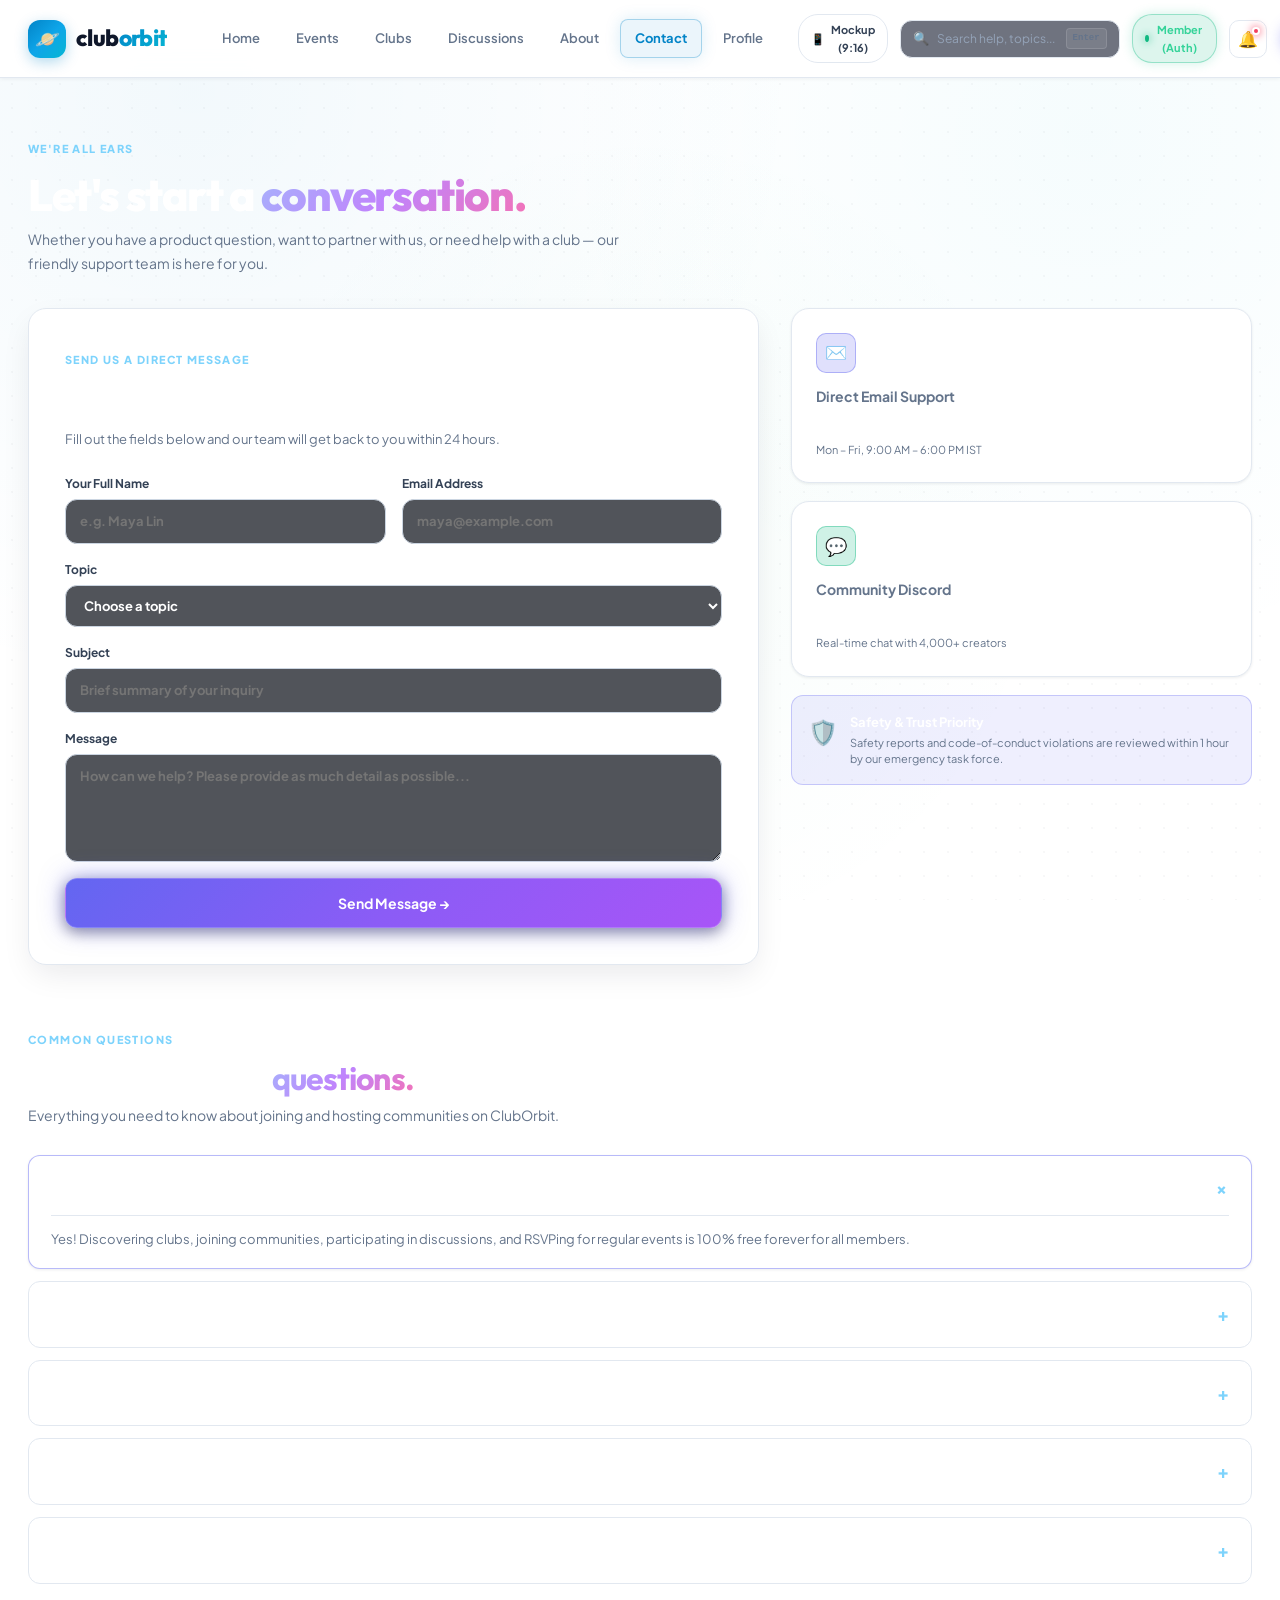
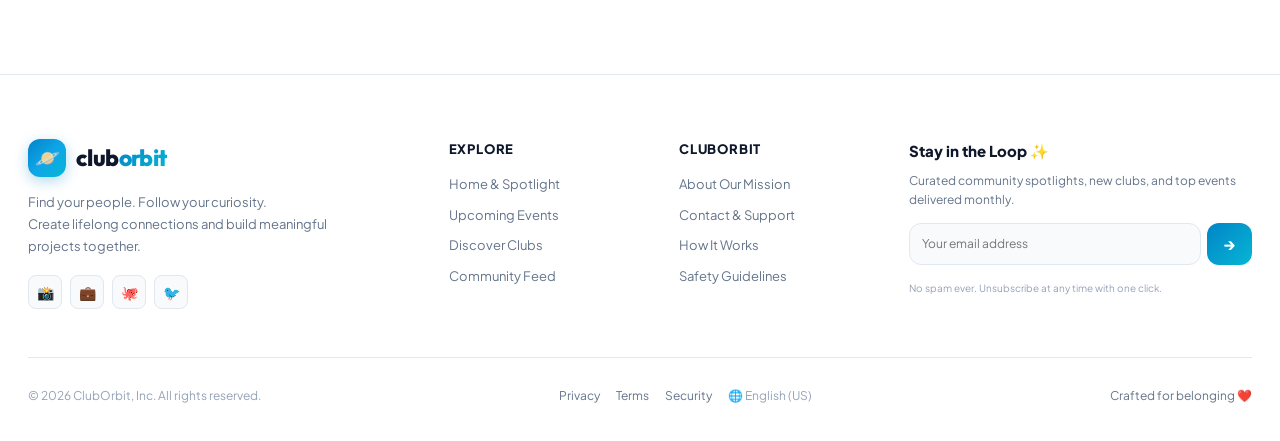
<file: contact.html>
<!DOCTYPE html>
<html lang="en">
<head>
  <meta charset="UTF-8">
  <meta name="viewport" content="width=device-width, initial-scale=1.0">
  <meta name="theme-color" content="#f8fafc">
  <meta name="description" content="Contact ClubOrbit — Reach our community team, support desk, or browse frequently asked questions.">
  <title>Contact & Help Center — ClubOrbit</title>
  <link rel="stylesheet" href="styles.css">
</head>
<body>

  <!-- STANDARD APP SHELL -->
  <div id="standard-app-shell" class="app-shell">
    
    <!-- FIXED IDENTICAL HEADER -->
    <header class="topbar">
      <div class="topbar-inner">
        <a href="index.html" class="brand" aria-label="ClubOrbit Home">
          <span class="brand-mark">🪐</span>
          <span>club<span class="brand-orbit">orbit</span></span>
        </a>

        <nav id="main-nav" class="main-nav">
          <a href="index.html" class="nav-link">Home</a>
          <a href="events.html" class="nav-link">Events</a>
          <a href="clubs.html" class="nav-link">Clubs</a>
          <a href="discussions.html" class="nav-link">Discussions</a>
          <a href="about.html" class="nav-link">About</a>
          <a href="contact.html" class="nav-link active">Contact</a>
          <a href="profile.html" class="nav-link">Profile</a>
        </nav>

        <div class="header-actions">
          <button class="mockup-toggle-btn" onclick="toggleMockupMode()" title="Toggle 9:16 Mockup Frame / Full Responsive View">
            <span>📱</span> <span>Mockup (9:16)</span>
          </button>

          <label class="header-search">
            <span>🔍</span>
            <input placeholder="Search help, topics..." onkeydown="if(event.key==='Enter') notify('Searching help documentation...');">
            <kbd>Enter</kbd>
          </label>

          <div class="auth-mode-badge-wrapper">
            <button id="auth-mode-badge" class="auth-mode-badge logged-in" onclick="toggleAuthMode()" title="Click to toggle Public Guest / Member Admin view">
              <span class="mode-dot"></span>
              <span id="auth-mode-text">Member (Auth)</span>
            </button>
          </div>

          <div class="notification-wrap">
            <button class="icon-btn notification-btn" aria-label="Notifications" onclick="document.getElementById('notif-dropdown')?.classList.toggle('show');">
              <span>🔔</span><i></i>
            </button>
            <div id="notif-dropdown" class="notifications-dropdown">
              <div class="notifications-header">
                <b>Notifications</b>
                <span class="unread-pill">2 new</span>
              </div>
              <div class="notifications-list">
                <div class="notification-item unread" onclick="notify('Notification marked as read'); this.parentElement.parentElement.classList.remove('show');">
                  <div class="notification-dot"></div>
                  <div>
                    <p>Support ticket #CO-8910 resolved</p>
                    <small>Yesterday</small>
                  </div>
                </div>
              </div>
              <button class="notifications-footer-btn" onclick="notify('Notifications cleared'); this.parentElement.classList.remove('show');">Clear all</button>
            </div>
          </div>

          <div id="header-user-actions"></div>

          <button class="mobile-menu icon-btn" onclick="document.getElementById('main-nav')?.classList.toggle('mobile-open');" aria-label="Toggle navigation">
            <span>☰</span>
          </button>
        </div>
      </div>
    </header>

    <!-- MAIN PAGE CONTENT -->
    <main class="page-content">
      <div class="contact-page-container">
        
        <div class="page-heading">
          <div>
            <div class="eyebrow">WE'RE ALL EARS</div>
            <h1>Let's start a <span>conversation.</span></h1>
            <p>
              Whether you have a product question, want to partner with us, or need help with a club —
              our friendly support team is here for you.
            </p>
          </div>
        </div>

        <div class="contact-layout">
          <!-- FORM PANEL -->
          <section class="contact-form-panel">
            <span class="eyebrow">SEND US A DIRECT MESSAGE</span>
            <h2>What's on your mind?</h2>
            <p>Fill out the fields below and our team will get back to you within 24 hours.</p>

            <form class="contact-form" onsubmit="event.preventDefault(); notify('Message received! Support Ticket #CO-9214 created.'); this.reset();">
              <div class="form-row">
                <label>Your Full Name<input required placeholder="e.g. Maya Lin"></label>
                <label>Email Address<input type="email" required placeholder="maya@example.com"></label>
              </div>
              <label>Topic
                <select required>
                  <option value="">Choose a topic</option>
                  <option>General Inquiries</option>
                  <option>Club Leadership Support</option>
                  <option>Event Hosting</option>
                  <option>Safety & Moderation</option>
                  <option>Partnerships & Sponsorships</option>
                </select>
              </label>
              <label>Subject<input required placeholder="Brief summary of your inquiry"></label>
              <label>Message<textarea required rows="4" placeholder="How can we help? Please provide as much detail as possible..."></textarea></label>
              <button class="btn btn-primary btn-lg" type="submit">Send Message →</button>
            </form>
          </section>

          <!-- CONTACT ASIDE -->
          <aside class="contact-aside">
            <div class="contact-info-card">
              <span class="contact-icon lavender">✉️</span>
              <h3>Direct Email Support</h3>
              <b>hello@cluborbit.example</b>
              <small>Mon – Fri, 9:00 AM – 6:00 PM IST</small>
            </div>

            <div class="contact-info-card">
              <span class="contact-icon mint">💬</span>
              <h3>Community Discord</h3>
              <b>discord.gg/cluborbit</b>
              <small>Real-time chat with 4,000+ creators</small>
            </div>

            <div class="contact-note">
              <span style="font-size:24px;">🛡️</span>
              <div>
                <b>Safety & Trust Priority</b>
                <p>Safety reports and code-of-conduct violations are reviewed within 1 hour by our emergency task force.</p>
              </div>
            </div>
          </aside>
        </div>

        <!-- FAQ ACCORDION SECTION -->
        <section id="faqs" class="faq-section">
          <div class="section-heading">
            <div>
              <div class="eyebrow">COMMON QUESTIONS</div>
              <h2>Frequently asked <span>questions.</span></h2>
              <p>Everything you need to know about joining and hosting communities on ClubOrbit.</p>
            </div>
          </div>

          <div class="faq-grid">
            <details class="faq-item" open>
              <summary><span>Is ClubOrbit free to use?</span><span class="faq-plus">+</span></summary>
              <p>Yes! Discovering clubs, joining communities, participating in discussions, and RSVPing for regular events is 100% free forever for all members.</p>
            </details>

            <details class="faq-item">
              <summary><span>How do I create and lead a club?</span><span class="faq-plus">+</span></summary>
              <p>Click '+ Create a Club' on the Clubs page to configure your club name, category, rules, and banner. As a lead, you receive administrative privileges to manage members, pin announcements, and host events.</p>
            </details>

            <details class="faq-item">
              <summary><span>Can I host online events as well as in-person meetups?</span><span class="faq-plus">+</span></summary>
              <p>Yes, we support both formats seamlessly. When hosting an event, simply choose between Virtual (Zoom/Discord/Meet link) or In-Person (physical venue address). Members receive calendar confirmations.</p>
            </details>

            <details class="faq-item">
              <summary><span>How is moderation and community safety handled?</span><span class="faq-plus">+</span></summary>
              <p>Every club has designated moderators with tools to pin, remove spam, ban bad actors, and maintain kind, inclusive spaces. We also maintain a platform-wide code of conduct.</p>
            </details>

            <details class="faq-item">
              <summary><span>What tools do club leaders get?</span><span class="faq-plus">+</span></summary>
              <p>Club hosts get member management controls, role assigners (Admin, Moderator, Member), pinned announcements, event ticketing, and an analytics overview of discussions.</p>
            </details>
          </div>
        </section>

      </div>
    </main>

    <!-- FIXED IDENTICAL FOOTER -->
    <footer class="site-footer">
      <div class="footer-main">
        <div class="footer-brand">
          <a href="index.html" class="brand">
            <span class="brand-mark">🪐</span>
            <span>club<span class="brand-orbit">orbit</span></span>
          </a>
          <p>
            Find your people. Follow your curiosity.<br>
            Create lifelong connections and build meaningful projects together.
          </p>
          <div class="social-links">
            <button aria-label="Instagram" onclick="notify('Instagram: @ClubOrbitHQ')">📸</button>
            <button aria-label="LinkedIn" onclick="notify('LinkedIn: ClubOrbit Platform')">💼</button>
            <button aria-label="GitHub" onclick="notify('GitHub: github.com/cluborbit')">🐙</button>
            <button aria-label="Twitter/X" onclick="notify('X: @ClubOrbitApp')">🐦</button>
          </div>
        </div>

        <div class="footer-col">
          <b>Explore</b>
          <a href="index.html">Home & Spotlight</a>
          <a href="events.html">Upcoming Events</a>
          <a href="clubs.html">Discover Clubs</a>
          <a href="discussions.html">Community Feed</a>
        </div>

        <div class="footer-col">
          <b>ClubOrbit</b>
          <a href="about.html">About Our Mission</a>
          <a href="contact.html">Contact & Support</a>
          <a href="about.html#how-it-works">How It Works</a>
          <a href="contact.html#faqs">Safety Guidelines</a>
        </div>

        <div class="footer-newsletter">
          <b>Stay in the Loop ✨</b>
          <p>Curated community spotlights, new clubs, and top events delivered monthly.</p>
          <form onsubmit="event.preventDefault(); notify('Subscribed to ClubOrbit dispatch! Welcome aboard.'); this.reset();">
            <input type="email" required placeholder="Your email address">
            <button type="submit" aria-label="Subscribe">→</button>
          </form>
          <small>No spam ever. Unsubscribe at any time with one click.</small>
        </div>
      </div>

      <div class="footer-bottom">
        <span>© 2026 ClubOrbit, Inc. All rights reserved.</span>
        <span class="footer-legal">
          <button onclick="notify('Privacy Policy: Your data is never sold or shared.')">Privacy</button>
          <button onclick="notify('Terms of Service: Respect fellow club members and hosts.')">Terms</button>
          <button onclick="notify('Security: SOC-2 Compliant & End-to-End Encrypted.')">Security</button>
          <span>🌐 English (US)</span>
        </span>
        <span class="made-with">Crafted for belonging ❤️</span>
      </div>
    </footer>

  </div>

  <!-- 9:16 LAPTOP BROWSER MOCKUP CONTAINER -->
  <div id="mockup-mode-container" class="mockup-viewport-outer">
    <div class="mockup-control-strip">
      <div class="mockup-badge">
        <span>📱</span> <span>9:16 Aspect Ratio Mockup Frame (1080×1920)</span>
      </div>
      <button class="btn btn-white btn-sm" onclick="toggleMockupMode()">
        🖥 Switch to Full Responsive Web
      </button>
    </div>
    <div class="browser-mockup-frame">
      <div class="browser-chrome">
        <div class="browser-dots">
          <span class="dot red"></span>
          <span class="dot yellow"></span>
          <span class="dot green"></span>
        </div>
        <div class="browser-address-bar">
          <span>🔒</span>
          <span class="address-text">https://cluborbit.io/contact</span>
        </div>
        <button class="exit-mockup-btn" onclick="toggleMockupMode()" title="Close Mockup Frame">✕</button>
      </div>
      <div id="browser-viewport-inner" class="browser-viewport-inner"></div>
    </div>
  </div>

  <!-- AUTH MODAL -->
  <div id="auth-modal" class="modal-backdrop">
    <div class="modal auth-modal" onclick="event.stopPropagation()">
      <button class="modal-close" onclick="closeModal('auth-modal')">✕</button>
      <span class="eyebrow">✨ WELCOME TO CLUBORBIT</span>
      <h2>Sign in or Join</h2>
      <p>Discover vibrant communities, meet fellow creators, and belong anywhere.</p>
      <div class="demo-credentials-card">
        <b>⚡ Quick 1-Click Access:</b>
        <p>Sign in instantly as member & club lead Sahil Shinde:</p>
        <button type="button" class="btn btn-primary full-btn" onclick="appState.isLoggedIn = true; saveState(); updateAuthUI(); closeModal('auth-modal'); notify('Welcome back Sahil Shinde!');">
          Sign In as Sahil Shinde (Lead)
        </button>
      </div>
    </div>
  </div>

  <!-- TOAST NOTIFICATION -->
  <div id="toast" class="toast">
    <span>✓</span>
    <span id="toast-message">Notification</span>
  </div>

  <script src="script.js"></script>
</body>
</html>
</file>
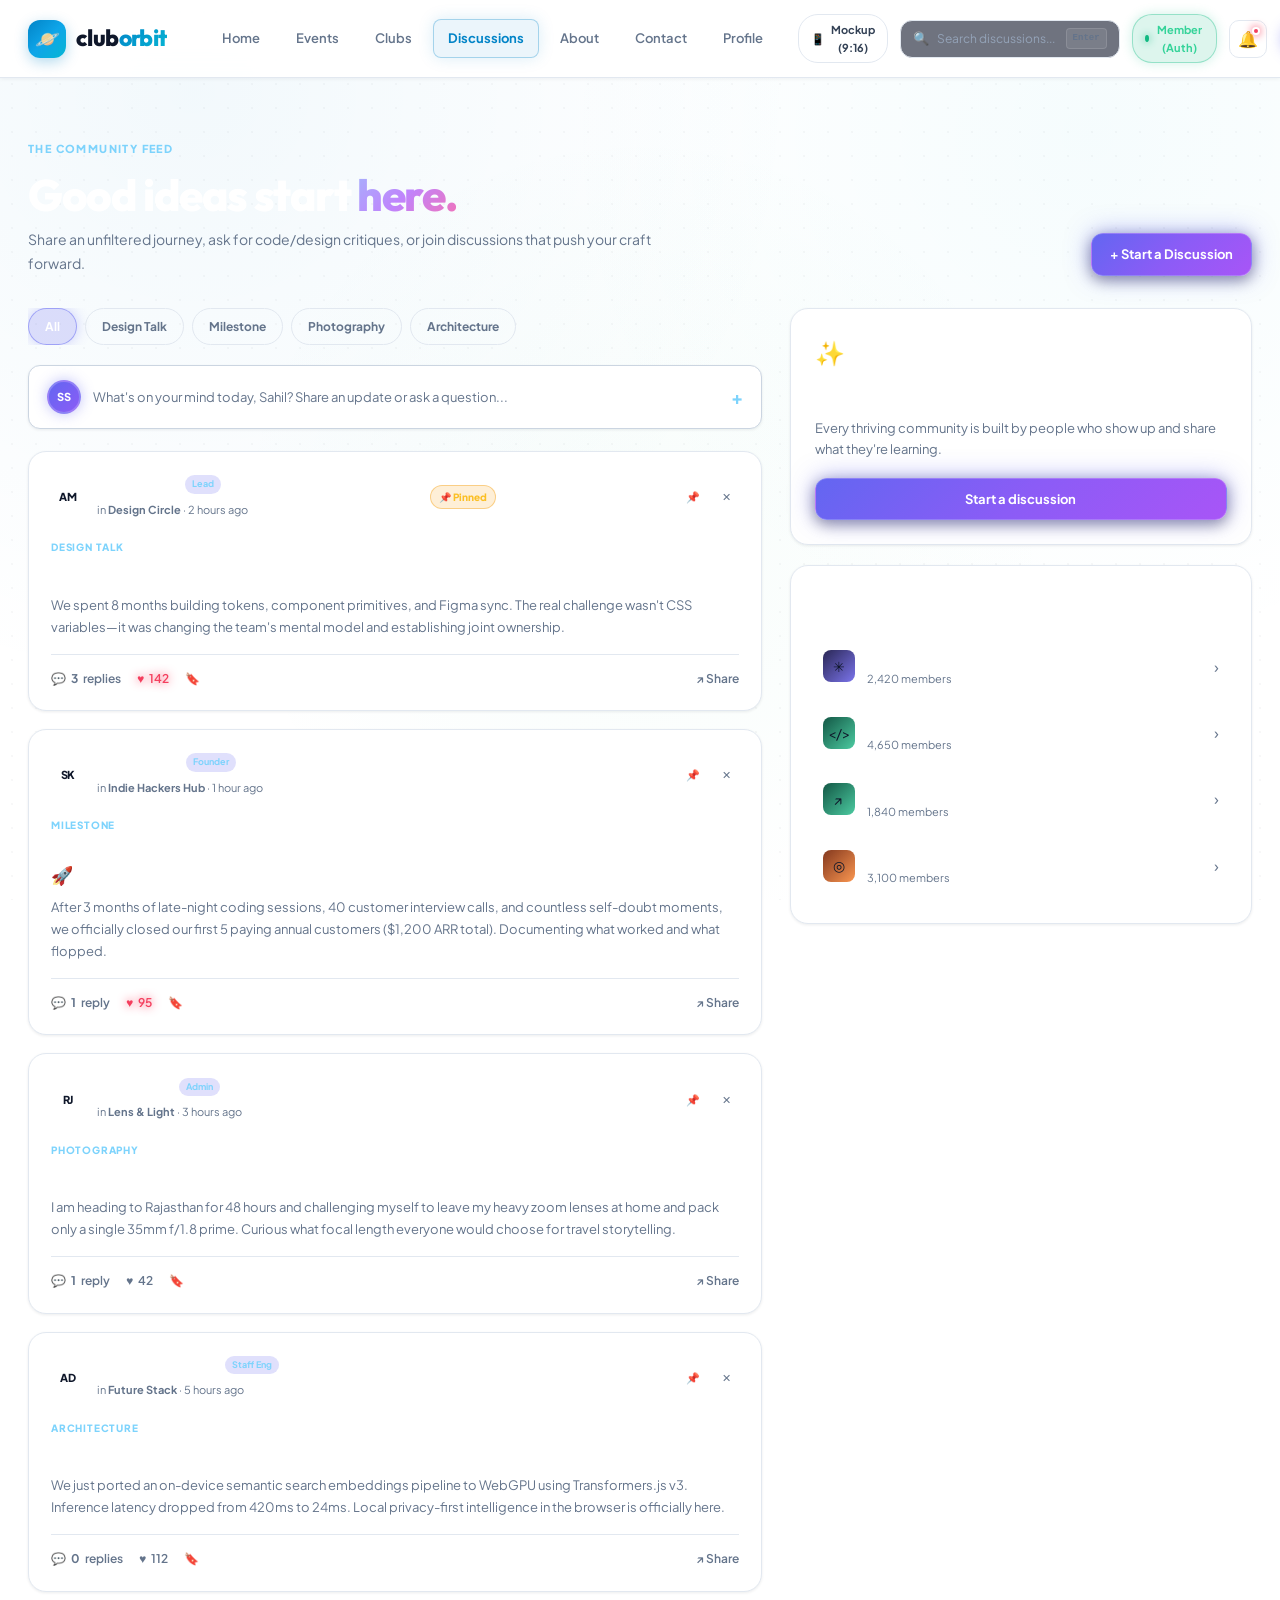
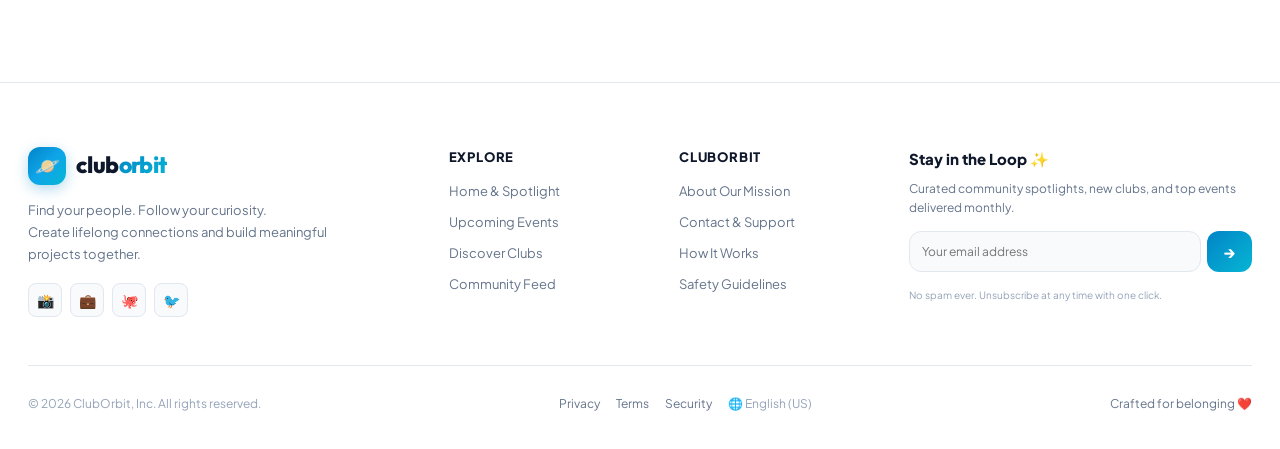
<file: discussions.html>
<!DOCTYPE html>
<html lang="en">
<head>
  <meta charset="UTF-8">
  <meta name="viewport" content="width=device-width, initial-scale=1.0">
  <meta name="theme-color" content="#f8fafc">
  <meta name="description" content="Community Discussions & Feed on ClubOrbit — Posts, threads, critiques, and ideas from passionate creators.">
  <title>Community Discussions & Feed — ClubOrbit</title>
  <link rel="stylesheet" href="styles.css">
</head>
<body>

  <!-- STANDARD APP SHELL -->
  <div id="standard-app-shell" class="app-shell">
    
    <!-- FIXED IDENTICAL HEADER -->
    <header class="topbar">
      <div class="topbar-inner">
        <a href="index.html" class="brand" aria-label="ClubOrbit Home">
          <span class="brand-mark">🪐</span>
          <span>club<span class="brand-orbit">orbit</span></span>
        </a>

        <nav id="main-nav" class="main-nav">
          <a href="index.html" class="nav-link">Home</a>
          <a href="events.html" class="nav-link">Events</a>
          <a href="clubs.html" class="nav-link">Clubs</a>
          <a href="discussions.html" class="nav-link active">Discussions</a>
          <a href="about.html" class="nav-link">About</a>
          <a href="contact.html" class="nav-link">Contact</a>
          <a href="profile.html" class="nav-link">Profile</a>
        </nav>

        <div class="header-actions">
          <button class="mockup-toggle-btn" onclick="toggleMockupMode()" title="Toggle 9:16 Mockup Frame / Full Responsive View">
            <span>📱</span> <span>Mockup (9:16)</span>
          </button>

          <label class="header-search">
            <span>🔍</span>
            <input placeholder="Search discussions..." oninput="searchFilter(this, '.discussion-card', 'h3')">
            <kbd>Enter</kbd>
          </label>

          <div class="auth-mode-badge-wrapper">
            <button id="auth-mode-badge" class="auth-mode-badge logged-in" onclick="toggleAuthMode()" title="Click to toggle Public Guest / Member Admin view">
              <span class="mode-dot"></span>
              <span id="auth-mode-text">Member (Auth)</span>
            </button>
          </div>

          <div class="notification-wrap">
            <button class="icon-btn notification-btn" aria-label="Notifications" onclick="document.getElementById('notif-dropdown')?.classList.toggle('show');">
              <span>🔔</span><i></i>
            </button>
            <div id="notif-dropdown" class="notifications-dropdown">
              <div class="notifications-header">
                <b>Notifications</b>
                <span class="unread-pill">2 new</span>
              </div>
              <div class="notifications-list">
                <div class="notification-item unread" onclick="notify('Notification marked as read'); this.parentElement.parentElement.classList.remove('show');">
                  <div class="notification-dot"></div>
                  <div>
                    <p>Vikram Sethi replied to Sana Kapoor in Indie Hackers Hub</p>
                    <small>15 min ago</small>
                  </div>
                </div>
              </div>
              <button class="notifications-footer-btn" onclick="notify('Notifications cleared'); this.parentElement.classList.remove('show');">Clear all</button>
            </div>
          </div>

          <div id="header-user-actions"></div>

          <button class="mobile-menu icon-btn" onclick="document.getElementById('main-nav')?.classList.toggle('mobile-open');" aria-label="Toggle navigation">
            <span>☰</span>
          </button>
        </div>
      </div>
    </header>

    <!-- MAIN PAGE CONTENT -->
    <main class="page-content">
      <div class="discussions-page-container">
        
        <div class="page-heading">
          <div>
            <div class="eyebrow">THE COMMUNITY FEED</div>
            <h1>Good ideas start <span>here.</span></h1>
            <p>
              Share an unfiltered journey, ask for code/design critiques, or join discussions
              that push your craft forward.
            </p>
          </div>
          <button class="btn btn-primary" onclick="openModal('create-discussion-modal')">+ Start a Discussion</button>
        </div>

        <div class="discussion-layout">
          <!-- MAIN DISCUSSION FEED -->
          <div class="discussion-main">
            
            <!-- FEED CATEGORY TABS -->
            <div class="feed-tabs">
              <button class="feed-tab-active" onclick="filterCategories('.feed-tabs', '.discussion-card', 'data-tag', 'All', 'feed-tab-active')">All</button>
              <button onclick="filterCategories('.feed-tabs', '.discussion-card', 'data-tag', 'Design Talk', 'feed-tab-active')">Design Talk</button>
              <button onclick="filterCategories('.feed-tabs', '.discussion-card', 'data-tag', 'Milestone', 'feed-tab-active')">Milestone</button>
              <button onclick="filterCategories('.feed-tabs', '.discussion-card', 'data-tag', 'Photography', 'feed-tab-active')">Photography</button>
              <button onclick="filterCategories('.feed-tabs', '.discussion-card', 'data-tag', 'Architecture', 'feed-tab-active')">Architecture</button>
            </div>

            <!-- COMPOSER TRIGGER -->
            <button class="composer" onclick="openModal('create-discussion-modal')">
              <span class="avatar avatar-me">SS</span>
              <span>What's on your mind today, Sahil? Share an update or ask a question...</span>
              <span class="composer-plus">+</span>
            </button>

            <!-- STREAM OF POSTS -->
            <div class="discussions-stream">
              
              <!-- Post 1 (Pinned) -->
              <article class="discussion-card" data-tag="Design Talk">
                <div class="discussion-author">
                  <span class="avatar author-avatar av-lavender">AM</span>
                  <div>
                    <div class="author-name-row">
                      <b>Aarav Mehta</b>
                      <span class="author-role-tag">Lead</span>
                    </div>
                    <small>in <strong>Design Circle</strong> · 2 hours ago</small>
                  </div>
                  <span class="pinned-badge">📌 Pinned</span>
                  <div class="card-mod-controls">
                    <button class="mod-btn" title="Unpin post" onclick="notify('Post unpinned from top.')">📌</button>
                    <button class="mod-btn danger" title="Delete post" onclick="if(confirm('Delete this post?')) { this.closest('article').remove(); notify('Post removed.'); }">✕</button>
                  </div>
                </div>

                <span class="discussion-tag">Design Talk</span>
                <h3 onclick="openModal('thread-modal-1')" style="cursor:pointer;">What makes a design system actually stick across a 50-person engineering team?</h3>
                <p onclick="openModal('thread-modal-1')" style="cursor:pointer;">We spent 8 months building tokens, component primitives, and Figma sync. The real challenge wasn't CSS variables—it was changing the team's mental model and establishing joint ownership.</p>

                <div class="discussion-actions">
                  <button onclick="openModal('thread-modal-1')">💬 <b>3</b> replies</button>
                  <button class="liked" onclick="toggleDiscussionLike(this, 1)">♥ <span>142</span></button>
                  <button class="saved-active" onclick="toggleDiscussionSave(this, 1)">🔖</button>
                  <button class="share-btn" onclick="notify('Discussion link copied to clipboard!')">↗ Share</button>
                </div>
              </article>

              <!-- Post 2 -->
              <article class="discussion-card" data-tag="Milestone">
                <div class="discussion-author">
                  <span class="avatar author-avatar av-mint">SK</span>
                  <div>
                    <div class="author-name-row">
                      <b>Sana Kapoor</b>
                      <span class="author-role-tag">Founder</span>
                    </div>
                    <small>in <strong>Indie Hackers Hub</strong> · 1 hour ago</small>
                  </div>
                  <div class="card-mod-controls">
                    <button class="mod-btn" title="Pin post" onclick="notify('Post pinned to top.')">📌</button>
                    <button class="mod-btn danger" title="Delete post" onclick="if(confirm('Delete this post?')) { this.closest('article').remove(); notify('Post removed.'); }">✕</button>
                  </div>
                </div>

                <span class="discussion-tag">Milestone</span>
                <h3 onclick="openModal('thread-modal-2')" style="cursor:pointer;">I launched my first paid micro-SaaS side project today! Here are the raw numbers 🚀</h3>
                <p onclick="openModal('thread-modal-2')" style="cursor:pointer;">After 3 months of late-night coding sessions, 40 customer interview calls, and countless self-doubt moments, we officially closed our first 5 paying annual customers ($1,200 ARR total). Documenting what worked and what flopped.</p>

                <div class="discussion-actions">
                  <button onclick="openModal('thread-modal-2')">💬 <b>1</b> reply</button>
                  <button class="liked" onclick="toggleDiscussionLike(this, 2)">♥ <span>95</span></button>
                  <button onclick="toggleDiscussionSave(this, 2)">🔖</button>
                  <button class="share-btn" onclick="notify('Discussion link copied to clipboard!')">↗ Share</button>
                </div>
              </article>

              <!-- Post 3 -->
              <article class="discussion-card" data-tag="Photography">
                <div class="discussion-author">
                  <span class="avatar author-avatar av-peach">RJ</span>
                  <div>
                    <div class="author-name-row">
                      <b>Rohan Joshi</b>
                      <span class="author-role-tag">Admin</span>
                    </div>
                    <small>in <strong>Lens & Light</strong> · 3 hours ago</small>
                  </div>
                  <div class="card-mod-controls">
                    <button class="mod-btn" title="Pin post" onclick="notify('Post pinned to top.')">📌</button>
                    <button class="mod-btn danger" title="Delete post" onclick="if(confirm('Delete this post?')) { this.closest('article').remove(); notify('Post removed.'); }">✕</button>
                  </div>
                </div>

                <span class="discussion-tag">Photography</span>
                <h3 onclick="openModal('thread-modal-3')" style="cursor:pointer;">One prime lens for a whole weekend getaway. What are you picking and why?</h3>
                <p onclick="openModal('thread-modal-3')" style="cursor:pointer;">I am heading to Rajasthan for 48 hours and challenging myself to leave my heavy zoom lenses at home and pack only a single 35mm f/1.8 prime. Curious what focal length everyone would choose for travel storytelling.</p>

                <div class="discussion-actions">
                  <button onclick="openModal('thread-modal-3')">💬 <b>1</b> reply</button>
                  <button onclick="toggleDiscussionLike(this, 3)">♥ <span>42</span></button>
                  <button onclick="toggleDiscussionSave(this, 3)">🔖</button>
                  <button class="share-btn" onclick="notify('Discussion link copied to clipboard!')">↗ Share</button>
                </div>
              </article>

              <!-- Post 4 -->
              <article class="discussion-card" data-tag="Architecture">
                <div class="discussion-author">
                  <span class="avatar author-avatar av-mint">AD</span>
                  <div>
                    <div class="author-name-row">
                      <b>Ananya Deshmukh</b>
                      <span class="author-role-tag">Staff Eng</span>
                    </div>
                    <small>in <strong>Future Stack</strong> · 5 hours ago</small>
                  </div>
                  <div class="card-mod-controls">
                    <button class="mod-btn" title="Pin post" onclick="notify('Post pinned to top.')">📌</button>
                    <button class="mod-btn danger" title="Delete post" onclick="if(confirm('Delete this post?')) { this.closest('article').remove(); notify('Post removed.'); }">✕</button>
                  </div>
                </div>

                <span class="discussion-tag">Architecture</span>
                <h3 onclick="openModal('thread-modal-4')" style="cursor:pointer;">Running AI models entirely client-side via WebGPU in 2026: Real-world benchmarks</h3>
                <p onclick="openModal('thread-modal-4')" style="cursor:pointer;">We just ported an on-device semantic search embeddings pipeline to WebGPU using Transformers.js v3. Inference latency dropped from 420ms to 24ms. Local privacy-first intelligence in the browser is officially here.</p>

                <div class="discussion-actions">
                  <button onclick="openModal('thread-modal-4')">💬 <b>0</b> replies</button>
                  <button onclick="toggleDiscussionLike(this, 4)">♥ <span>112</span></button>
                  <button onclick="toggleDiscussionSave(this, 4)">🔖</button>
                  <button class="share-btn" onclick="notify('Discussion link copied to clipboard!')">↗ Share</button>
                </div>
              </article>

            </div>
          </div>

          <!-- SIDEBAR ASIDE -->
          <aside class="discussion-sidebar">
            <div class="sidebar-card welcome-card">
              <span class="sidebar-icon">✨</span>
              <h3>Your voice belongs here.</h3>
              <p>Every thriving community is built by people who show up and share what they're learning.</p>
              <button class="btn btn-primary full-btn" onclick="openModal('create-discussion-modal')">Start a discussion</button>
            </div>

            <div class="sidebar-card">
              <div class="sidebar-title">
                <h3>Featured Circles</h3>
              </div>
              <a href="clubs.html" class="sidebar-club">
                <span class="sidebar-club-icon art-lavender">✳</span>
                <span><b>Design Circle</b><small>2,420 members</small></span>
                <span>›</span>
              </a>
              <a href="clubs.html" class="sidebar-club">
                <span class="sidebar-club-icon art-mint">&lt;/&gt;</span>
                <span><b>Future Stack</b><small>4,650 members</small></span>
                <span>›</span>
              </a>
              <a href="clubs.html" class="sidebar-club">
                <span class="sidebar-club-icon art-mint">↗</span>
                <span><b>Indie Hackers Hub</b><small>1,840 members</small></span>
                <span>›</span>
              </a>
              <a href="clubs.html" class="sidebar-club">
                <span class="sidebar-club-icon art-peach">◎</span>
                <span><b>Lens & Light</b><small>3,100 members</small></span>
                <span>›</span>
              </a>
            </div>
          </aside>

        </div>

      </div>
    </main>

    <!-- FIXED IDENTICAL FOOTER -->
    <footer class="site-footer">
      <div class="footer-main">
        <div class="footer-brand">
          <a href="index.html" class="brand">
            <span class="brand-mark">🪐</span>
            <span>club<span class="brand-orbit">orbit</span></span>
          </a>
          <p>
            Find your people. Follow your curiosity.<br>
            Create lifelong connections and build meaningful projects together.
          </p>
          <div class="social-links">
            <button aria-label="Instagram" onclick="notify('Instagram: @ClubOrbitHQ')">📸</button>
            <button aria-label="LinkedIn" onclick="notify('LinkedIn: ClubOrbit Platform')">💼</button>
            <button aria-label="GitHub" onclick="notify('GitHub: github.com/cluborbit')">🐙</button>
            <button aria-label="Twitter/X" onclick="notify('X: @ClubOrbitApp')">🐦</button>
          </div>
        </div>

        <div class="footer-col">
          <b>Explore</b>
          <a href="index.html">Home & Spotlight</a>
          <a href="events.html">Upcoming Events</a>
          <a href="clubs.html">Discover Clubs</a>
          <a href="discussions.html">Community Feed</a>
        </div>

        <div class="footer-col">
          <b>ClubOrbit</b>
          <a href="about.html">About Our Mission</a>
          <a href="contact.html">Contact & Support</a>
          <a href="about.html#how-it-works">How It Works</a>
          <a href="contact.html#faqs">Safety Guidelines</a>
        </div>

        <div class="footer-newsletter">
          <b>Stay in the Loop ✨</b>
          <p>Curated community spotlights, new clubs, and top events delivered monthly.</p>
          <form onsubmit="event.preventDefault(); notify('Subscribed to ClubOrbit dispatch! Welcome aboard.'); this.reset();">
            <input type="email" required placeholder="Your email address">
            <button type="submit" aria-label="Subscribe">→</button>
          </form>
          <small>No spam ever. Unsubscribe at any time with one click.</small>
        </div>
      </div>

      <div class="footer-bottom">
        <span>© 2026 ClubOrbit, Inc. All rights reserved.</span>
        <span class="footer-legal">
          <button onclick="notify('Privacy Policy: Your data is never sold or shared.')">Privacy</button>
          <button onclick="notify('Terms of Service: Respect fellow club members and hosts.')">Terms</button>
          <button onclick="notify('Security: SOC-2 Compliant & End-to-End Encrypted.')">Security</button>
          <span>🌐 English (US)</span>
        </span>
        <span class="made-with">Crafted for belonging ❤️</span>
      </div>
    </footer>

  </div>

  <!-- 9:16 LAPTOP BROWSER MOCKUP CONTAINER -->
  <div id="mockup-mode-container" class="mockup-viewport-outer">
    <div class="mockup-control-strip">
      <div class="mockup-badge">
        <span>📱</span> <span>9:16 Aspect Ratio Mockup Frame (1080×1920)</span>
      </div>
      <button class="btn btn-white btn-sm" onclick="toggleMockupMode()">
        🖥 Switch to Full Responsive Web
      </button>
    </div>
    <div class="browser-mockup-frame">
      <div class="browser-chrome">
        <div class="browser-dots">
          <span class="dot red"></span>
          <span class="dot yellow"></span>
          <span class="dot green"></span>
        </div>
        <div class="browser-address-bar">
          <span>🔒</span>
          <span class="address-text">https://cluborbit.io/discussions</span>
        </div>
        <button class="exit-mockup-btn" onclick="toggleMockupMode()" title="Close Mockup Frame">✕</button>
      </div>
      <div id="browser-viewport-inner" class="browser-viewport-inner"></div>
    </div>
  </div>

  <!-- MODAL: THREAD 1 -->
  <div id="thread-modal-1" class="modal-backdrop">
    <div class="modal thread-modal" onclick="event.stopPropagation()">
      <button class="modal-close" onclick="closeModal('thread-modal-1')">✕</button>
      <div class="thread-main-post">
        <div class="thread-author-bar">
          <span class="avatar av-lavender">AM</span>
          <div>
            <b>Aarav Mehta</b>
            <small>in <strong>Design Circle</strong> · 2 hours ago</small>
          </div>
          <span class="pinned-badge">📌 Pinned</span>
        </div>

        <span class="discussion-tag">Design Talk</span>
        <h2>What makes a design system actually stick across a 50-person engineering team?</h2>
        <p class="thread-body-text">We spent 8 months building tokens, component primitives, and Figma sync. The real challenge wasn't CSS variables—it was changing the team's mental model and establishing joint ownership between designers and engineers.</p>

        <div class="thread-interactions">
          <button class="thread-like-btn liked" onclick="toggleDiscussionLike(this, 1)">♥ <span>142</span> likes</button>
          <span class="thread-count">💬 Comments below</span>
        </div>
      </div>

      <div class="thread-comments-section">
        <h3>Community Comments</h3>
        <div id="thread-comments-list-1" class="thread-comments-list">
          <div class="thread-comment">
            <span class="avatar av2" style="width:28px;height:28px;font-size:10px;">PS</span>
            <div class="comment-content">
              <div class="comment-author">
                <b>Priya Sharma</b>
                <span class="comment-role">Moderator</span>
                <small>1 hour ago</small>
              </div>
              <p>Having joint office hours where engineers and designers pair-review Figma components in PRs was the absolute game-changer for us.</p>
            </div>
          </div>
          <div class="thread-comment">
            <span class="avatar av4" style="width:28px;height:28px;font-size:10px;">MC</span>
            <div class="comment-content">
              <div class="comment-author">
                <b>Marcus Chen</b>
                <span class="comment-role">Member</span>
                <small>45 min ago</small>
              </div>
              <p>Totally agree on tokens. Automated linting in GitHub actions that blocks raw hex colors did 80% of the governance heavy lifting.</p>
            </div>
          </div>
          <div class="thread-comment">
            <span class="avatar avatar-me" style="width:28px;height:28px;font-size:10px;">SS</span>
            <div class="comment-content">
              <div class="comment-author">
                <b>Sahil Shinde</b>
                <span class="comment-role">Lead Architect</span>
                <small>20 min ago</small>
              </div>
              <p>Great insight Aarav! Could you share the design token schema you used for dark mode overrides?</p>
            </div>
          </div>
        </div>

        <!-- LIVE COMMENT COMPOSER -->
        <form class="thread-reply-form" onsubmit="postComment(event, this, 'thread-comments-list-1')">
          <div class="reply-input-wrap">
            <input required placeholder="Write a constructive reply...">
            <button class="btn btn-primary btn-sm" type="submit">Reply</button>
          </div>
        </form>
      </div>
    </div>
  </div>

  <!-- MODAL: THREAD 2 -->
  <div id="thread-modal-2" class="modal-backdrop">
    <div class="modal thread-modal" onclick="event.stopPropagation()">
      <button class="modal-close" onclick="closeModal('thread-modal-2')">✕</button>
      <div class="thread-main-post">
        <div class="thread-author-bar">
          <span class="avatar av-mint">SK</span>
          <div>
            <b>Sana Kapoor</b>
            <small>in <strong>Indie Hackers Hub</strong> · 1 hour ago</small>
          </div>
        </div>
        <span class="discussion-tag">Milestone</span>
        <h2>I launched my first paid micro-SaaS side project today! Here are the raw numbers 🚀</h2>
        <p class="thread-body-text">After 3 months of late-night coding sessions, 40 customer interview calls, and countless self-doubt moments, we officially closed our first 5 paying annual customers ($1,200 ARR total). Documenting what worked and what flopped.</p>
      </div>
      <div class="thread-comments-section">
        <h3>Community Comments</h3>
        <div id="thread-comments-list-2" class="thread-comments-list">
          <div class="thread-comment">
            <span class="avatar av1" style="width:28px;height:28px;font-size:10px;">VS</span>
            <div class="comment-content">
              <div class="comment-author"><b>Vikram Sethi</b><small>45 min ago</small></div>
              <p>Huge congratulations Sana! The first paying customer is always the hardest.</p>
            </div>
          </div>
        </div>
        <form class="thread-reply-form" onsubmit="postComment(event, this, 'thread-comments-list-2')">
          <div class="reply-input-wrap">
            <input required placeholder="Leave a congratulatory note or question...">
            <button class="btn btn-primary btn-sm" type="submit">Reply</button>
          </div>
        </form>
      </div>
    </div>
  </div>

  <!-- MODAL: CREATE DISCUSSION -->
  <div id="create-discussion-modal" class="modal-backdrop">
    <div class="modal" onclick="event.stopPropagation()">
      <button class="modal-close" onclick="closeModal('create-discussion-modal')">✕</button>
      <span class="eyebrow">COMMUNITY VOICE</span>
      <h2>Start a discussion</h2>
      <p>Share a thought, ask a question, or kick off a constructive debate.</p>
      <form class="modal-form" onsubmit="handleCreateDiscussionSubmit(event)">
        <label>Discussion Title<input id="new-disc-title" required placeholder="What's on your mind?"></label>
        <div class="form-row">
          <label>Choose Club
            <select id="new-disc-club">
              <option>Design Circle</option>
              <option>Future Stack</option>
              <option>Indie Hackers Hub</option>
              <option>Lens & Light</option>
              <option>The Sound Room</option>
            </select>
          </label>
          <label>Topic Tag
            <select id="new-disc-tag">
              <option>Design Talk</option>
              <option>Milestone</option>
              <option>Photography</option>
              <option>Architecture</option>
              <option>General</option>
            </select>
          </label>
        </div>
        <label>Post Content<textarea id="new-disc-body" required rows="4" placeholder="Give the community context..."></textarea></label>
        <button class="btn btn-primary full-btn" type="submit">Publish Discussion →</button>
      </form>
    </div>
  </div>

  <!-- AUTH MODAL -->
  <div id="auth-modal" class="modal-backdrop">
    <div class="modal auth-modal" onclick="event.stopPropagation()">
      <button class="modal-close" onclick="closeModal('auth-modal')">✕</button>
      <span class="eyebrow">✨ WELCOME TO CLUBORBIT</span>
      <h2>Sign in or Join</h2>
      <p>Discover vibrant communities, meet fellow creators, and belong anywhere.</p>
      <div class="demo-credentials-card">
        <b>⚡ Quick 1-Click Access:</b>
        <p>Sign in instantly as member & club lead Sahil Shinde:</p>
        <button type="button" class="btn btn-primary full-btn" onclick="appState.isLoggedIn = true; saveState(); updateAuthUI(); closeModal('auth-modal'); notify('Welcome back Sahil Shinde!');">
          Sign In as Sahil Shinde (Lead)
        </button>
      </div>
    </div>
  </div>

  <!-- TOAST NOTIFICATION -->
  <div id="toast" class="toast">
    <span>✓</span>
    <span id="toast-message">Notification</span>
  </div>

  <script src="script.js"></script>
</body>
</html>
</file>
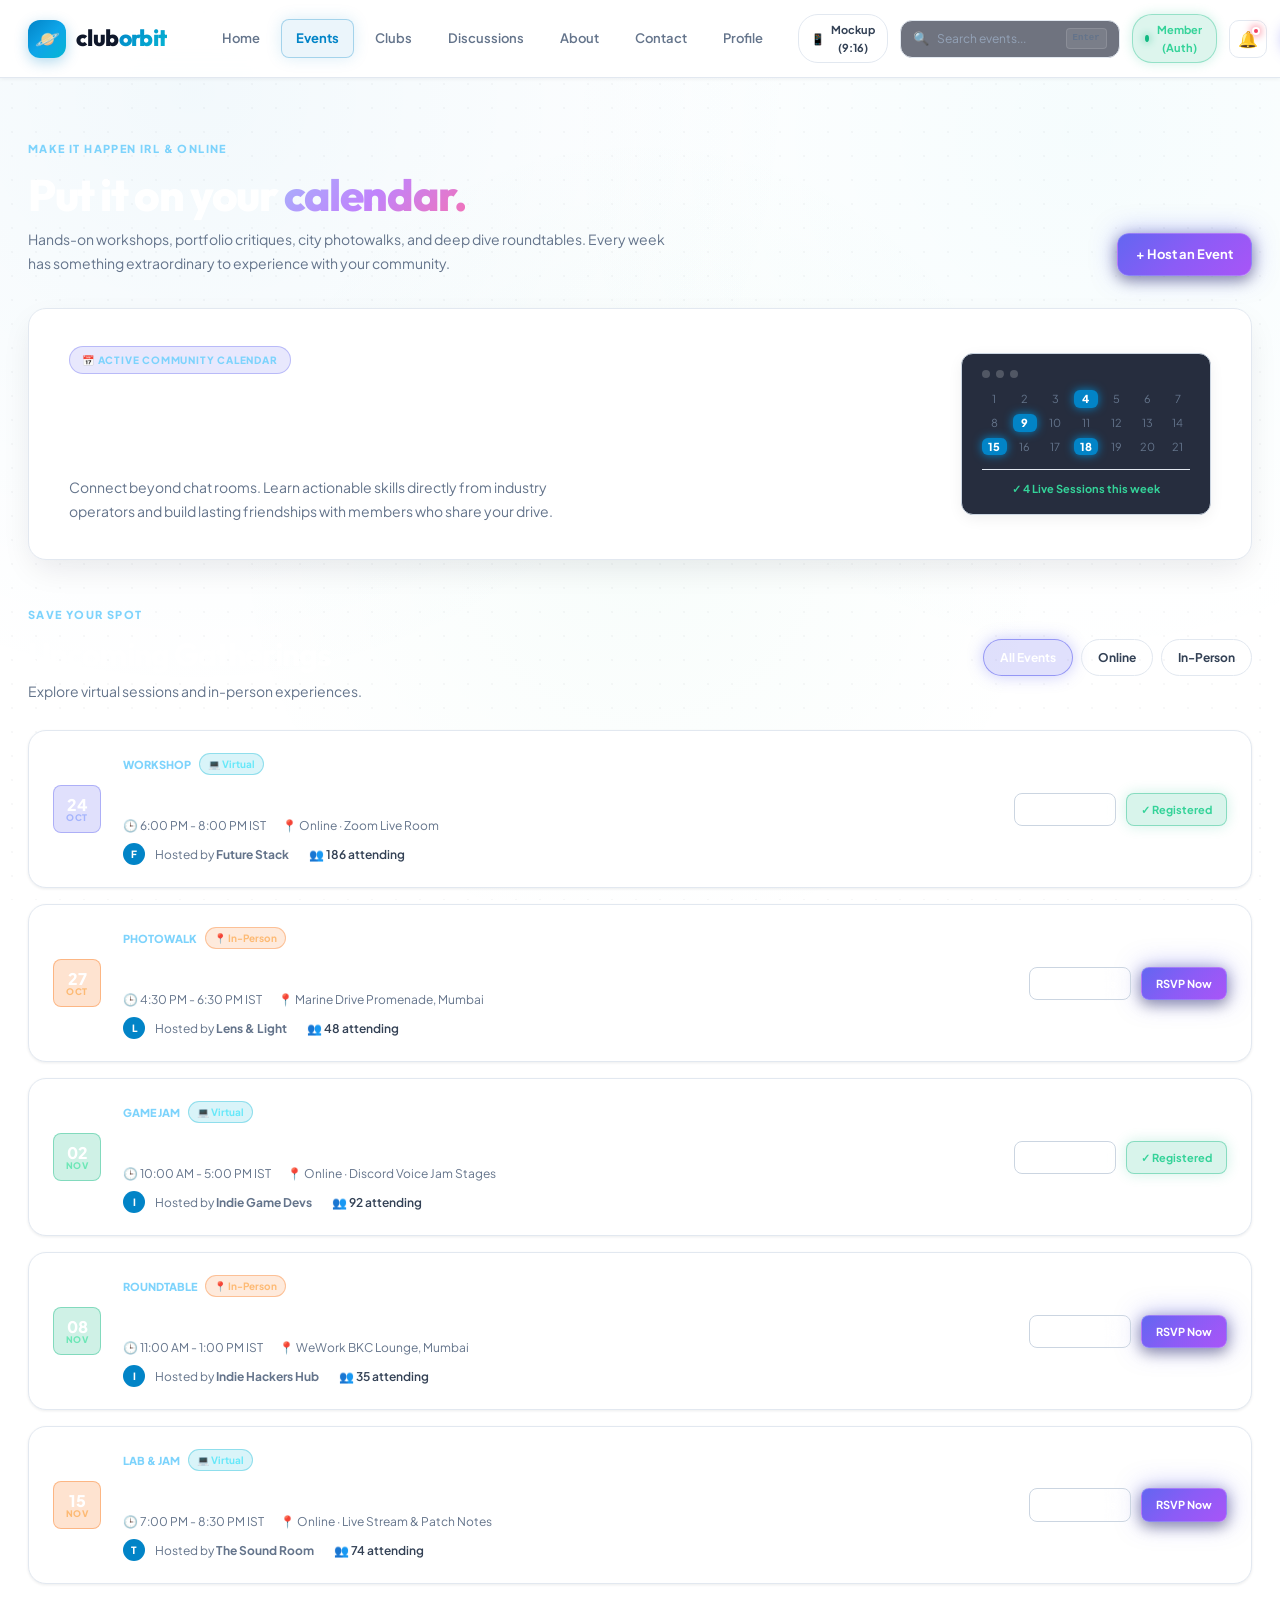
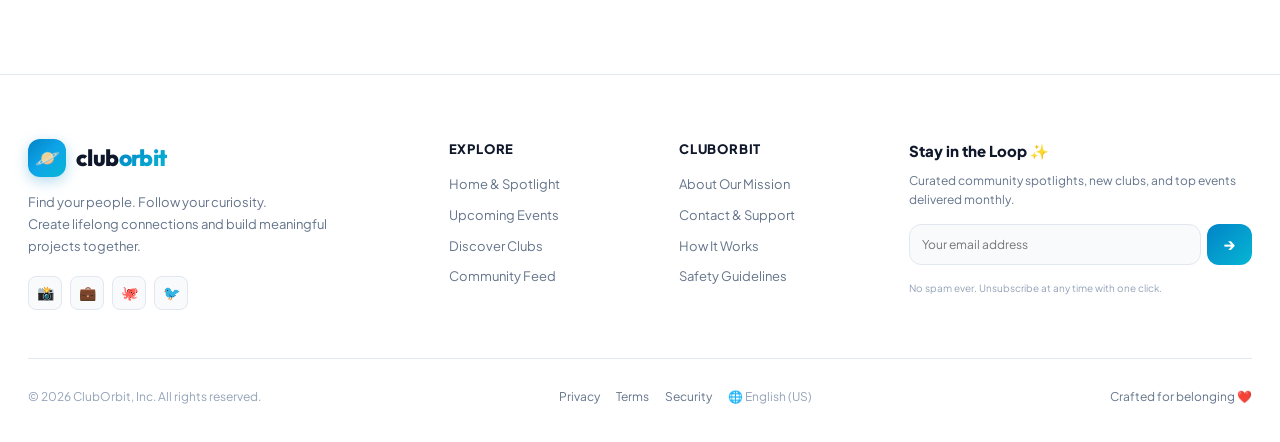
<file: events.html>
<!DOCTYPE html>
<html lang="en">
<head>
  <meta charset="UTF-8">
  <meta name="viewport" content="width=device-width, initial-scale=1.0">
  <meta name="theme-color" content="#f8fafc">
  <meta name="description" content="Upcoming Events & Gatherings on ClubOrbit — Workshops, photowalks, game jams, and founder roundtables.">
  <title>Upcoming Events & Workshops — ClubOrbit</title>
  <link rel="stylesheet" href="styles.css">
</head>
<body>

  <!-- STANDARD APP SHELL -->
  <div id="standard-app-shell" class="app-shell">
    
    <!-- FIXED IDENTICAL HEADER -->
    <header class="topbar">
      <div class="topbar-inner">
        <a href="index.html" class="brand" aria-label="ClubOrbit Home">
          <span class="brand-mark">🪐</span>
          <span>club<span class="brand-orbit">orbit</span></span>
        </a>

        <nav id="main-nav" class="main-nav">
          <a href="index.html" class="nav-link">Home</a>
          <a href="events.html" class="nav-link active">Events</a>
          <a href="clubs.html" class="nav-link">Clubs</a>
          <a href="discussions.html" class="nav-link">Discussions</a>
          <a href="about.html" class="nav-link">About</a>
          <a href="contact.html" class="nav-link">Contact</a>
          <a href="profile.html" class="nav-link">Profile</a>
        </nav>

        <div class="header-actions">
          <button class="mockup-toggle-btn" onclick="toggleMockupMode()" title="Toggle 9:16 Mockup Frame / Full Responsive View">
            <span>📱</span> <span>Mockup (9:16)</span>
          </button>

          <label class="header-search">
            <span>🔍</span>
            <input placeholder="Search events..." oninput="searchFilter(this, '.event-card', 'h3')">
            <kbd>Enter</kbd>
          </label>

          <div class="auth-mode-badge-wrapper">
            <button id="auth-mode-badge" class="auth-mode-badge logged-in" onclick="toggleAuthMode()" title="Click to toggle Public Guest / Member Admin view">
              <span class="mode-dot"></span>
              <span id="auth-mode-text">Member (Auth)</span>
            </button>
          </div>

          <div class="notification-wrap">
            <button class="icon-btn notification-btn" aria-label="Notifications" onclick="document.getElementById('notif-dropdown')?.classList.toggle('show');">
              <span>🔔</span><i></i>
            </button>
            <div id="notif-dropdown" class="notifications-dropdown">
              <div class="notifications-header">
                <b>Notifications</b>
                <span class="unread-pill">2 new</span>
              </div>
              <div class="notifications-list">
                <div class="notification-item unread" onclick="notify('Notification marked as read'); this.parentElement.parentElement.classList.remove('show');">
                  <div class="notification-dot"></div>
                  <div>
                    <p>Reminder: AI Agents Workshop starts this Thursday at 6 PM</p>
                    <small>1 hour ago</small>
                  </div>
                </div>
              </div>
              <button class="notifications-footer-btn" onclick="notify('Notifications cleared'); this.parentElement.classList.remove('show');">Clear all</button>
            </div>
          </div>

          <div id="header-user-actions"></div>

          <button class="mobile-menu icon-btn" onclick="document.getElementById('main-nav')?.classList.toggle('mobile-open');" aria-label="Toggle navigation">
            <span>☰</span>
          </button>
        </div>
      </div>
    </header>

    <!-- MAIN PAGE CONTENT -->
    <main class="page-content">
      <div class="events-page-container">
        
        <div class="page-heading">
          <div>
            <div class="eyebrow">MAKE IT HAPPEN IRL & ONLINE</div>
            <h1>Put it on your <span>calendar.</span></h1>
            <p>
              Hands-on workshops, portfolio critiques, city photowalks, and deep dive roundtables.
              Every week has something extraordinary to experience with your community.
            </p>
          </div>
          <button class="btn btn-primary" onclick="openModal('create-event-modal')">+ Host an Event</button>
        </div>

        <!-- EVENTS HERO BANNER -->
        <div class="events-hero">
          <div class="events-hero-copy">
            <span class="event-hero-pill">📅 ACTIVE COMMUNITY CALENDAR</span>
            <h2>Less passive scrolling.<br>More <span>meaningful gathering.</span></h2>
            <p>
              Connect beyond chat rooms. Learn actionable skills directly from industry operators
              and build lasting friendships with members who share your drive.
            </p>
          </div>
          <div class="calendar-illustration">
            <div class="cal-top"><span></span><span></span><span></span></div>
            <div class="cal-grid">
              <span>1</span><span>2</span><span>3</span><span class="cal-highlight">4</span><span>5</span><span>6</span><span>7</span>
              <span>8</span><span class="cal-highlight">9</span><span>10</span><span>11</span><span>12</span><span>13</span><span>14</span>
              <span class="cal-highlight">15</span><span>16</span><span>17</span><span class="cal-highlight">18</span><span>19</span><span>20</span><span>21</span>
            </div>
            <div class="cal-float">✓ 4 Live Sessions this week</div>
          </div>
        </div>

        <!-- EVENTS SECTION & FILTER CHIPS -->
        <div class="section-heading events-heading">
          <div>
            <div class="eyebrow">SAVE YOUR SPOT</div>
            <h2>Upcoming Gatherings</h2>
            <p>Explore virtual sessions and in-person experiences.</p>
          </div>
          <div class="category-chips compact-chips">
            <button class="chip-active" onclick="filterCategories('.compact-chips', '.event-card', 'data-type', 'All')">All Events</button>
            <button onclick="filterCategories('.compact-chips', '.event-card', 'data-type', 'Online')">Online</button>
            <button onclick="filterCategories('.compact-chips', '.event-card', 'data-type', 'In-Person')">In-Person</button>
          </div>
        </div>

        <!-- EVENTS LIST -->
        <div class="event-list">
          
          <!-- Event 1 -->
          <article class="event-card" data-type="Online">
            <div class="event-date date-lavender" onclick="openModal('event-modal-1')" style="cursor:pointer;">
              <b>24</b>
              <span>OCT</span>
            </div>
            <div class="event-info">
              <div class="event-badge-row">
                <span class="event-type">Workshop</span>
                <span class="online-tag">💻 Virtual</span>
              </div>
              <h3 onclick="openModal('event-modal-1')">AI Agents & Fullstack Tooling: From Concept to Production</h3>
              <div class="event-meta">
                <span>🕒 6:00 PM - 8:00 PM IST</span>
                <span>📍 Online · Zoom Live Room</span>
              </div>
              <div class="event-host">
                <span class="host-dot">F</span>
                <span>Hosted by <b>Future Stack</b></span>
                <span class="attendees">👥 186 attending</span>
              </div>
            </div>
            <div class="event-card-actions">
              <button class="btn btn-outline btn-sm" onclick="openModal('event-modal-1')">Event Details</button>
              <button class="btn btn-joined btn-sm" onclick="toggleEventRSVP(this, 1, 'AI Agents & Fullstack Tooling')">✓ Registered</button>
            </div>
          </article>

          <!-- Event 2 -->
          <article class="event-card" data-type="In-Person">
            <div class="event-date date-peach" onclick="openModal('event-modal-2')" style="cursor:pointer;">
              <b>27</b>
              <span>OCT</span>
            </div>
            <div class="event-info">
              <div class="event-badge-row">
                <span class="event-type">Photowalk</span>
                <span class="inperson-tag">📍 In-Person</span>
              </div>
              <h3 onclick="openModal('event-modal-2')">Golden Hour Street Photography Walk: South Bombay Heritage</h3>
              <div class="event-meta">
                <span>🕒 4:30 PM - 6:30 PM IST</span>
                <span>📍 Marine Drive Promenade, Mumbai</span>
              </div>
              <div class="event-host">
                <span class="host-dot">L</span>
                <span>Hosted by <b>Lens & Light</b></span>
                <span class="attendees">👥 48 attending</span>
              </div>
            </div>
            <div class="event-card-actions">
              <button class="btn btn-outline btn-sm" onclick="openModal('event-modal-2')">Event Details</button>
              <button class="btn btn-primary btn-sm" onclick="toggleEventRSVP(this, 2, 'Golden Hour Street Photography Walk')">RSVP Now</button>
            </div>
          </article>

          <!-- Event 3 -->
          <article class="event-card" data-type="Online">
            <div class="event-date date-mint" onclick="openModal('event-modal-3')" style="cursor:pointer;">
              <b>02</b>
              <span>NOV</span>
            </div>
            <div class="event-info">
              <div class="event-badge-row">
                <span class="event-type">Game Jam</span>
                <span class="online-tag">💻 Virtual</span>
              </div>
              <h3 onclick="openModal('event-modal-3')">Game Dev Jam: Retro Pixel Physics & Micro Mechanics</h3>
              <div class="event-meta">
                <span>🕒 10:00 AM - 5:00 PM IST</span>
                <span>📍 Online · Discord Voice Jam Stages</span>
              </div>
              <div class="event-host">
                <span class="host-dot">I</span>
                <span>Hosted by <b>Indie Game Devs</b></span>
                <span class="attendees">👥 92 attending</span>
              </div>
            </div>
            <div class="event-card-actions">
              <button class="btn btn-outline btn-sm" onclick="openModal('event-modal-3')">Event Details</button>
              <button class="btn btn-joined btn-sm" onclick="toggleEventRSVP(this, 3, 'Game Dev Jam: Retro Pixel Physics')">✓ Registered</button>
            </div>
          </article>

          <!-- Event 4 -->
          <article class="event-card" data-type="In-Person">
            <div class="event-date date-mint" onclick="openModal('event-modal-4')" style="cursor:pointer;">
              <b>08</b>
              <span>NOV</span>
            </div>
            <div class="event-info">
              <div class="event-badge-row">
                <span class="event-type">Roundtable</span>
                <span class="inperson-tag">📍 In-Person</span>
              </div>
              <h3 onclick="openModal('event-modal-4')">SaaS Founders Pitch & Coffee: Transparent Teardowns</h3>
              <div class="event-meta">
                <span>🕒 11:00 AM - 1:00 PM IST</span>
                <span>📍 WeWork BKC Lounge, Mumbai</span>
              </div>
              <div class="event-host">
                <span class="host-dot">I</span>
                <span>Hosted by <b>Indie Hackers Hub</b></span>
                <span class="attendees">👥 35 attending</span>
              </div>
            </div>
            <div class="event-card-actions">
              <button class="btn btn-outline btn-sm" onclick="openModal('event-modal-4')">Event Details</button>
              <button class="btn btn-primary btn-sm" onclick="toggleEventRSVP(this, 4, 'SaaS Founders Pitch & Coffee')">RSVP Now</button>
            </div>
          </article>

          <!-- Event 5 -->
          <article class="event-card" data-type="Online">
            <div class="event-date date-peach" onclick="openModal('event-modal-5')" style="cursor:pointer;">
              <b>15</b>
              <span>NOV</span>
            </div>
            <div class="event-info">
              <div class="event-badge-row">
                <span class="event-type">Lab & Jam</span>
                <span class="online-tag">💻 Virtual</span>
              </div>
              <h3 onclick="openModal('event-modal-5')">Modular Synth & Sound Design: Crafting Tactile Textures</h3>
              <div class="event-meta">
                <span>🕒 7:00 PM - 8:30 PM IST</span>
                <span>📍 Online · Live Stream & Patch Notes</span>
              </div>
              <div class="event-host">
                <span class="host-dot">T</span>
                <span>Hosted by <b>The Sound Room</b></span>
                <span class="attendees">👥 74 attending</span>
              </div>
            </div>
            <div class="event-card-actions">
              <button class="btn btn-outline btn-sm" onclick="openModal('event-modal-5')">Event Details</button>
              <button class="btn btn-primary btn-sm" onclick="toggleEventRSVP(this, 5, 'Modular Synth & Sound Design')">RSVP Now</button>
            </div>
          </article>

        </div>

      </div>
    </main>

    <!-- FIXED IDENTICAL FOOTER -->
    <footer class="site-footer">
      <div class="footer-main">
        <div class="footer-brand">
          <a href="index.html" class="brand">
            <span class="brand-mark">🪐</span>
            <span>club<span class="brand-orbit">orbit</span></span>
          </a>
          <p>
            Find your people. Follow your curiosity.<br>
            Create lifelong connections and build meaningful projects together.
          </p>
          <div class="social-links">
            <button aria-label="Instagram" onclick="notify('Instagram: @ClubOrbitHQ')">📸</button>
            <button aria-label="LinkedIn" onclick="notify('LinkedIn: ClubOrbit Platform')">💼</button>
            <button aria-label="GitHub" onclick="notify('GitHub: github.com/cluborbit')">🐙</button>
            <button aria-label="Twitter/X" onclick="notify('X: @ClubOrbitApp')">🐦</button>
          </div>
        </div>

        <div class="footer-col">
          <b>Explore</b>
          <a href="index.html">Home & Spotlight</a>
          <a href="events.html">Upcoming Events</a>
          <a href="clubs.html">Discover Clubs</a>
          <a href="discussions.html">Community Feed</a>
        </div>

        <div class="footer-col">
          <b>ClubOrbit</b>
          <a href="about.html">About Our Mission</a>
          <a href="contact.html">Contact & Support</a>
          <a href="about.html#how-it-works">How It Works</a>
          <a href="contact.html#faqs">Safety Guidelines</a>
        </div>

        <div class="footer-newsletter">
          <b>Stay in the Loop ✨</b>
          <p>Curated community spotlights, new clubs, and top events delivered monthly.</p>
          <form onsubmit="event.preventDefault(); notify('Subscribed to ClubOrbit dispatch! Welcome aboard.'); this.reset();">
            <input type="email" required placeholder="Your email address">
            <button type="submit" aria-label="Subscribe">→</button>
          </form>
          <small>No spam ever. Unsubscribe at any time with one click.</small>
        </div>
      </div>

      <div class="footer-bottom">
        <span>© 2026 ClubOrbit, Inc. All rights reserved.</span>
        <span class="footer-legal">
          <button onclick="notify('Privacy Policy: Your data is never sold or shared.')">Privacy</button>
          <button onclick="notify('Terms of Service: Respect fellow club members and hosts.')">Terms</button>
          <button onclick="notify('Security: SOC-2 Compliant & End-to-End Encrypted.')">Security</button>
          <span>🌐 English (US)</span>
        </span>
        <span class="made-with">Crafted for belonging ❤️</span>
      </div>
    </footer>

  </div>

  <!-- 9:16 LAPTOP BROWSER MOCKUP CONTAINER -->
  <div id="mockup-mode-container" class="mockup-viewport-outer">
    <div class="mockup-control-strip">
      <div class="mockup-badge">
        <span>📱</span> <span>9:16 Aspect Ratio Mockup Frame (1080×1920)</span>
      </div>
      <button class="btn btn-white btn-sm" onclick="toggleMockupMode()">
        🖥 Switch to Full Responsive Web
      </button>
    </div>
    <div class="browser-mockup-frame">
      <div class="browser-chrome">
        <div class="browser-dots">
          <span class="dot red"></span>
          <span class="dot yellow"></span>
          <span class="dot green"></span>
        </div>
        <div class="browser-address-bar">
          <span>🔒</span>
          <span class="address-text">https://cluborbit.io/events</span>
        </div>
        <button class="exit-mockup-btn" onclick="toggleMockupMode()" title="Close Mockup Frame">✕</button>
      </div>
      <div id="browser-viewport-inner" class="browser-viewport-inner"></div>
    </div>
  </div>

  <!-- MODAL: EVENT DETAILS 1 -->
  <div id="event-modal-1" class="modal-backdrop">
    <div class="modal event-details-modal" onclick="event.stopPropagation()">
      <button class="modal-close" onclick="closeModal('event-modal-1')">✕</button>
      <div class="event-details-header">
        <div class="event-date-badge date-lavender">
          <b>24</b>
          <span>OCT</span>
        </div>
        <div>
          <span class="event-type-pill">Workshop</span>
          <h2>AI Agents & Fullstack Tooling: From Concept to Production</h2>
          <div class="event-hosted-by">Hosted by <b>Future Stack</b> · Category: Technology</div>
        </div>
      </div>

      <div class="event-meta-grid">
        <div class="meta-card">
          <div><b>Date & Time</b><small>24 OCT · 6:00 PM - 8:00 PM IST</small></div>
        </div>
        <div class="meta-card">
          <div><b>Location</b><small>Online · Zoom Live Room</small></div>
        </div>
        <div class="meta-card">
          <div><b>Attendance</b><small>186 / 250 registered</small></div>
        </div>
      </div>

      <div class="event-section-block">
        <h3>About this event</h3>
        <p>A deep-dive technical masterclass building autonomous AI workflows using modern TypeScript, function-calling models, and client-side WebGPU acceleration. Includes code templates and live Q&A.</p>
      </div>

      <div class="event-section-block">
        <h3>Event Agenda</h3>
        <div class="agenda-timeline">
          <div class="agenda-item"><span class="agenda-time">6:00 PM</span><span class="agenda-topic">Architecture Overview & Mental Models</span></div>
          <div class="agenda-item"><span class="agenda-time">6:40 PM</span><span class="agenda-topic">Live Code: Tool Calling & Memory Sync</span></div>
          <div class="agenda-item"><span class="agenda-time">7:30 PM</span><span class="agenda-topic">Interactive Q&A and Resource Sharing</span></div>
        </div>
      </div>

      <div class="event-action-bar">
        <div class="ticket-pass-box">
          <div class="ticket-pass-info">
            <div>
              <b>You are Registered! ✓</b>
              <p>Confirmation Pass #CO-1829 · Free Community Admission</p>
            </div>
          </div>
          <button class="btn btn-outline btn-sm" onclick="notify('Pass downloaded to your device!');">Save Pass 🎟</button>
        </div>
      </div>
    </div>
  </div>

  <!-- MODAL: EVENT DETAILS 2 -->
  <div id="event-modal-2" class="modal-backdrop">
    <div class="modal event-details-modal" onclick="event.stopPropagation()">
      <button class="modal-close" onclick="closeModal('event-modal-2')">✕</button>
      <div class="event-details-header">
        <div class="event-date-badge date-peach">
          <b>27</b>
          <span>OCT</span>
        </div>
        <div>
          <span class="event-type-pill">Photowalk</span>
          <h2>Golden Hour Street Photography Walk: South Bombay Heritage</h2>
          <div class="event-hosted-by">Hosted by <b>Lens & Light</b> · Category: Photography</div>
        </div>
      </div>

      <div class="event-meta-grid">
        <div class="meta-card">
          <div><b>Date & Time</b><small>27 OCT · 4:30 PM - 6:30 PM IST</small></div>
        </div>
        <div class="meta-card">
          <div><b>Location</b><small>Marine Drive Promenade, Mumbai</small></div>
        </div>
        <div class="meta-card">
          <div><b>Attendance</b><small>48 / 60 registered</small></div>
        </div>
      </div>

      <div class="event-section-block">
        <h3>About this walk</h3>
        <p>Grab your camera or phone! We meet at Marine Drive for an inspiring 2-hour photo walk capturing golden reflections, street candids, and art deco architecture.</p>
      </div>

      <div class="event-action-bar">
        <div class="register-cta-box">
          <div>
            <b>Free Community Registration</b>
            <p>12 spots remaining. Instant confirmation sent to your profile.</p>
          </div>
          <button class="btn btn-primary btn-lg" onclick="notify('You are registered for the Photowalk!'); closeModal('event-modal-2');">Register Now</button>
        </div>
      </div>
    </div>
  </div>

  <!-- MODAL: CREATE EVENT -->
  <div id="create-event-modal" class="modal-backdrop">
    <div class="modal" onclick="event.stopPropagation()">
      <button class="modal-close" onclick="closeModal('create-event-modal')">✕</button>
      <span class="eyebrow">GATHER THE COMMUNITY</span>
      <h2>Host a new event</h2>
      <p>Schedule a workshop, hackathon, or casual meetup.</p>
      <form class="modal-form" onsubmit="handleCreateEventSubmit(event)">
        <label>Event Title<input id="new-event-title" required placeholder="e.g. Masterclass: Tactile Micro-Interactions"></label>
        <div class="form-row">
          <label>Host Club
            <select id="new-event-club">
              <option>Design Circle</option>
              <option>Future Stack</option>
              <option>Indie Hackers Hub</option>
              <option>Lens & Light</option>
              <option>Indie Game Devs</option>
            </select>
          </label>
          <label>Format
            <select id="new-event-format">
              <option value="Online">Online / Virtual</option>
              <option value="In-Person">In-Person</option>
            </select>
          </label>
        </div>
        <div class="form-row">
          <label>Date (Day & Month)
            <div style="display:flex;gap:8px;">
              <input id="new-event-day" style="width:70px;" value="29" required>
              <input id="new-event-month" style="flex:1;" value="OCT" required>
            </div>
          </label>
          <label>Time<input id="new-event-time" value="7:00 PM - 8:30 PM IST" required></label>
        </div>
        <label>Location / Zoom Link<input id="new-event-place" value="Online · Zoom Live Room" required></label>
        <label>Description<textarea id="new-event-desc" rows="3" placeholder="What will attendees learn or experience?"></textarea></label>
        <button class="btn btn-primary full-btn" type="submit">📅 Publish Event</button>
      </form>
    </div>
  </div>

  <!-- AUTH MODAL -->
  <div id="auth-modal" class="modal-backdrop">
    <div class="modal auth-modal" onclick="event.stopPropagation()">
      <button class="modal-close" onclick="closeModal('auth-modal')">✕</button>
      <span class="eyebrow">✨ WELCOME TO CLUBORBIT</span>
      <h2>Sign in or Join</h2>
      <p>Discover vibrant communities, meet fellow creators, and belong anywhere.</p>
      <div class="demo-credentials-card">
        <b>⚡ Quick 1-Click Access:</b>
        <p>Sign in instantly as member & club lead Sahil Shinde:</p>
        <button type="button" class="btn btn-primary full-btn" onclick="appState.isLoggedIn = true; saveState(); updateAuthUI(); closeModal('auth-modal'); notify('Welcome back Sahil Shinde!');">
          Sign In as Sahil Shinde (Lead)
        </button>
      </div>
    </div>
  </div>

  <!-- TOAST NOTIFICATION -->
  <div id="toast" class="toast">
    <span>✓</span>
    <span id="toast-message">Notification</span>
  </div>

  <script src="script.js"></script>
</body>
</html>
</file>
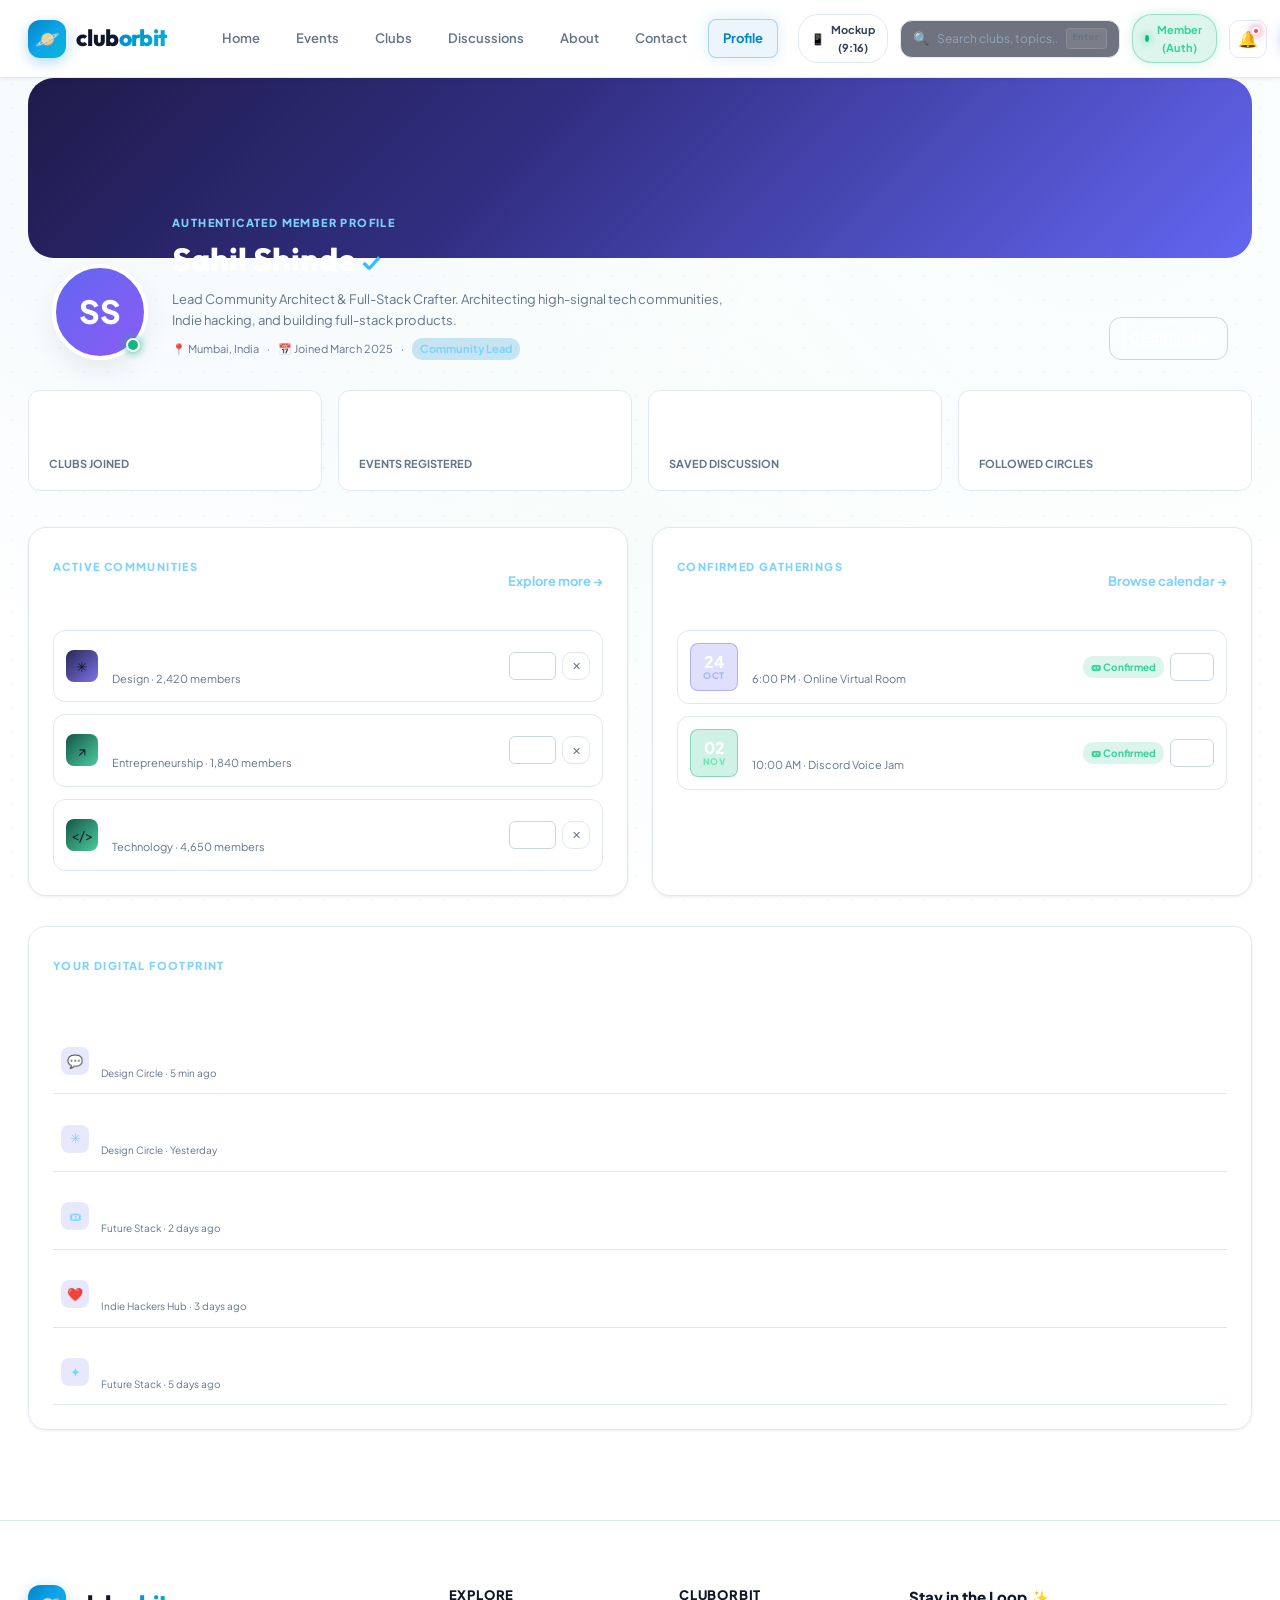
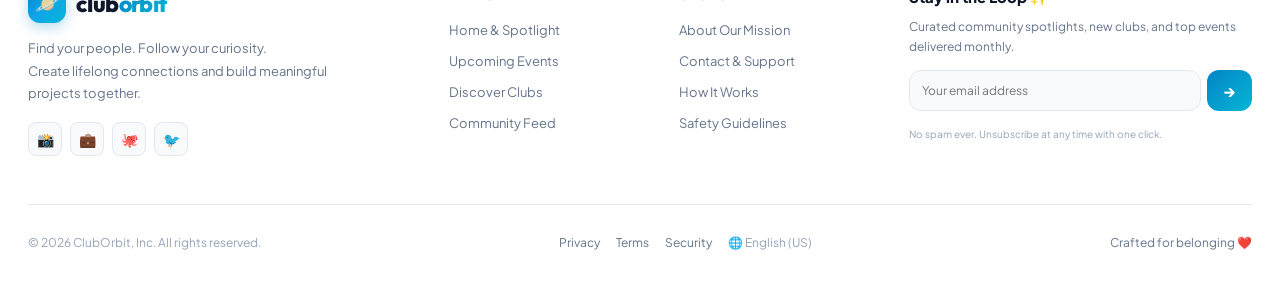
<file: profile.html>
<!DOCTYPE html>
<html lang="en">
<head>
  <meta charset="UTF-8">
  <meta name="viewport" content="width=device-width, initial-scale=1.0">
  <meta name="theme-color" content="#080c14">
  <meta name="description" content="My Profile — Manage your clubs, registered events, bookmarks, and community activity on ClubOrbit.">
  <title>My Profile & Activity — ClubOrbit</title>
  <link rel="stylesheet" href="styles.css">
</head>
<body>

  <!-- STANDARD APP SHELL -->
  <div id="standard-app-shell" class="app-shell">
    
    <!-- FIXED IDENTICAL HEADER -->
    <header class="topbar">
      <div class="topbar-inner">
        <a href="index.html" class="brand" aria-label="ClubOrbit Home">
          <span class="brand-mark">🪐</span>
          <span>club<span class="brand-orbit">orbit</span></span>
        </a>

        <nav id="main-nav" class="main-nav">
          <a href="index.html" class="nav-link">Home</a>
          <a href="events.html" class="nav-link">Events</a>
          <a href="clubs.html" class="nav-link">Clubs</a>
          <a href="discussions.html" class="nav-link">Discussions</a>
          <a href="about.html" class="nav-link">About</a>
          <a href="contact.html" class="nav-link">Contact</a>
          <a href="profile.html" class="nav-link active">Profile</a>
        </nav>

        <div class="header-actions">
          <button class="mockup-toggle-btn" onclick="toggleMockupMode()" title="Toggle 9:16 Mockup Frame / Full Responsive View">
            <span>📱</span> <span>Mockup (9:16)</span>
          </button>

          <label class="header-search">
            <span>🔍</span>
            <input placeholder="Search clubs, topics..." onkeydown="if(event.key==='Enter') window.location.href='clubs.html';">
            <kbd>Enter</kbd>
          </label>

          <div class="auth-mode-badge-wrapper">
            <button id="auth-mode-badge" class="auth-mode-badge logged-in" onclick="toggleAuthMode()" title="Click to toggle Public Guest / Member Admin view">
              <span class="mode-dot"></span>
              <span id="auth-mode-text">Member (Auth)</span>
            </button>
          </div>

          <div class="notification-wrap">
            <button class="icon-btn notification-btn" aria-label="Notifications" onclick="document.getElementById('notif-dropdown')?.classList.toggle('show');">
              <span>🔔</span><i></i>
            </button>
            <div id="notif-dropdown" class="notifications-dropdown">
              <div class="notifications-header">
                <b>Notifications</b>
                <span class="unread-pill">2 new</span>
              </div>
              <div class="notifications-list">
                <div class="notification-item unread" onclick="notify('Notification marked as read'); this.parentElement.parentElement.classList.remove('show');">
                  <div class="notification-dot"></div>
                  <div>
                    <p>Aarav Mehta replied to your comment in Design Circle</p>
                    <small>5 min ago</small>
                  </div>
                </div>
                <div class="notification-item unread" onclick="notify('Notification marked as read'); this.parentElement.parentElement.classList.remove('show');">
                  <div class="notification-dot"></div>
                  <div>
                    <p>Reminder: AI Agents Workshop starts this Thursday</p>
                    <small>2 hours ago</small>
                  </div>
                </div>
              </div>
              <button class="notifications-footer-btn" onclick="notify('Notifications cleared'); this.parentElement.classList.remove('show');">Clear all</button>
            </div>
          </div>

          <div id="header-user-actions"></div>

          <button class="mobile-menu icon-btn" onclick="document.getElementById('main-nav')?.classList.toggle('mobile-open');" aria-label="Toggle navigation">
            <span>☰</span>
          </button>
        </div>
      </div>
    </header>

    <!-- MAIN PAGE CONTENT -->
    <main class="page-content">
      <div class="profile-page-container">
        
        <!-- PROFILE COVER -->
        <div class="profile-cover"></div>

        <!-- PROFILE HEADER OVERVIEW -->
        <section class="profile-overview">
          <div class="profile-avatar-large">
            SS
            <span class="online-badge"></span>
          </div>
          <div class="profile-intro">
            <span class="eyebrow">AUTHENTICATED MEMBER PROFILE</span>
            <h1 id="display-profile-name">Sahil Shinde <span style="color:#38bdf8;font-size:22px;">✓</span></h1>
            <p id="display-profile-bio">Lead Community Architect & Full-Stack Crafter. Architecting high-signal tech communities, Indie hacking, and building full-stack products.</p>
            <div class="profile-location">
              <span id="display-profile-loc">📍 Mumbai, India</span>
              <span>·</span>
              <span>📅 Joined March 2025</span>
              <span>·</span>
              <span style="background:rgba(2,132,199,0.2);color:var(--purple-light);padding:2px 8px;border-radius:10px;font-weight:700;">Community Lead</span>
            </div>
          </div>
          <button class="btn btn-outline" style="margin-left:auto;" onclick="openModal('edit-profile-modal')">
            ⚙ Edit Profile
          </button>
        </section>

        <!-- STATS COUNTERS -->
        <div class="profile-stats">
          <div><b>3</b><span>Clubs Joined</span></div>
          <div><b>2</b><span>Events Registered</span></div>
          <div><b>1</b><span>Saved Discussion</span></div>
          <div><b>4</b><span>Followed Circles</span></div>
        </div>

        <!-- TWO-COLUMN DASHBOARD (CLUBS & EVENTS) -->
        <div class="profile-sections">
          
          <!-- PANEL 1: MY CLUBS -->
          <section class="profile-panel">
            <div class="panel-heading">
              <div>
                <div class="eyebrow">ACTIVE COMMUNITIES</div>
                <h3>My Clubs (3)</h3>
              </div>
              <a href="clubs.html" class="text-link">Explore more →</a>
            </div>
            <div class="profile-list-group">
              <div class="profile-list-item">
                <span class="sidebar-club-icon art-lavender">✳</span>
                <div class="profile-item-details">
                  <b>Design Circle</b>
                  <small>Design · 2,420 members</small>
                </div>
                <div class="card-btn-group">
                  <a href="clubs.html" class="btn btn-outline btn-xs">View</a>
                  <button class="icon-btn" style="width:28px;height:28px;font-size:11px;" onclick="notify('You left Design Circle'); this.closest('.profile-list-item').remove();">✕</button>
                </div>
              </div>

              <div class="profile-list-item">
                <span class="sidebar-club-icon art-mint">↗</span>
                <div class="profile-item-details">
                  <b>Indie Hackers Hub</b>
                  <small>Entrepreneurship · 1,840 members</small>
                </div>
                <div class="card-btn-group">
                  <a href="clubs.html" class="btn btn-outline btn-xs">View</a>
                  <button class="icon-btn" style="width:28px;height:28px;font-size:11px;" onclick="notify('You left Indie Hackers Hub'); this.closest('.profile-list-item').remove();">✕</button>
                </div>
              </div>

              <div class="profile-list-item">
                <span class="sidebar-club-icon art-mint">&lt;/&gt;</span>
                <div class="profile-item-details">
                  <b>Future Stack</b>
                  <small>Technology · 4,650 members</small>
                </div>
                <div class="card-btn-group">
                  <a href="clubs.html" class="btn btn-outline btn-xs">View</a>
                  <button class="icon-btn" style="width:28px;height:28px;font-size:11px;" onclick="notify('You left Future Stack'); this.closest('.profile-list-item').remove();">✕</button>
                </div>
              </div>
            </div>
          </section>

          <!-- PANEL 2: CONFIRMED EVENTS -->
          <section class="profile-panel">
            <div class="panel-heading">
              <div>
                <div class="eyebrow">CONFIRMED GATHERINGS</div>
                <h3>My Events (2)</h3>
              </div>
              <a href="events.html" class="text-link">Browse calendar →</a>
            </div>
            <div class="profile-list-group">
              <div class="profile-list-item">
                <div class="mini-date date-lavender">
                  <b>24</b>
                  <span>OCT</span>
                </div>
                <div class="profile-item-details">
                  <b>AI Agents & Fullstack Tooling</b>
                  <small>6:00 PM · Online Virtual Room</small>
                </div>
                <div class="card-btn-group">
                  <span style="font-size:10px;background:rgba(16,185,129,0.15);color:#34d399;padding:3px 8px;border-radius:10px;font-weight:700;">🎟 Confirmed</span>
                  <a href="events.html" class="btn btn-outline btn-xs">Pass</a>
                </div>
              </div>

              <div class="profile-list-item">
                <div class="mini-date date-mint">
                  <b>02</b>
                  <span>NOV</span>
                </div>
                <div class="profile-item-details">
                  <b>Game Dev Jam: Retro Pixel Physics</b>
                  <small>10:00 AM · Discord Voice Jam</small>
                </div>
                <div class="card-btn-group">
                  <span style="font-size:10px;background:rgba(16,185,129,0.15);color:#34d399;padding:3px 8px;border-radius:10px;font-weight:700;">🎟 Confirmed</span>
                  <a href="events.html" class="btn btn-outline btn-xs">Pass</a>
                </div>
              </div>
            </div>
          </section>

        </div>

        <!-- RECENT ACTIVITY TIMELINE -->
        <section class="activity-panel">
          <div class="panel-heading">
            <div>
              <div class="eyebrow">YOUR DIGITAL FOOTPRINT</div>
              <h3>Recent Activity Log</h3>
            </div>
          </div>
          <div class="activity-stream">
            <div class="activity-item-row">
              <span class="activity-type-icon">💬</span>
              <div class="activity-item-info">
                <b>Commented on 'What's one tiny design detail that elevates a UI?'</b>
                <small>Design Circle · 5 min ago</small>
              </div>
            </div>

            <div class="activity-item-row">
              <span class="activity-type-icon">✳</span>
              <div class="activity-item-info">
                <b>Joined Design Circle as an active member</b>
                <small>Design Circle · Yesterday</small>
              </div>
            </div>

            <div class="activity-item-row">
              <span class="activity-type-icon">🎟</span>
              <div class="activity-item-info">
                <b>Registered for 'AI Agents & Fullstack Tooling'</b>
                <small>Future Stack · 2 days ago</small>
              </div>
            </div>

            <div class="activity-item-row">
              <span class="activity-type-icon">❤️</span>
              <div class="activity-item-info">
                <b>Liked Sana Kapoor's milestone post in Indie Hackers Hub</b>
                <small>Indie Hackers Hub · 3 days ago</small>
              </div>
            </div>

            <div class="activity-item-row">
              <span class="activity-type-icon">✦</span>
              <div class="activity-item-info">
                <b>Followed the Future Stack community</b>
                <small>Future Stack · 5 days ago</small>
              </div>
            </div>
          </div>
        </section>

      </div>
    </main>

    <!-- FIXED IDENTICAL FOOTER -->
    <footer class="site-footer">
      <div class="footer-main">
        <div class="footer-brand">
          <a href="index.html" class="brand">
            <span class="brand-mark">🪐</span>
            <span>club<span class="brand-orbit">orbit</span></span>
          </a>
          <p>
            Find your people. Follow your curiosity.<br>
            Create lifelong connections and build meaningful projects together.
          </p>
          <div class="social-links">
            <button aria-label="Instagram" onclick="notify('Instagram: @ClubOrbitHQ')">📸</button>
            <button aria-label="LinkedIn" onclick="notify('LinkedIn: ClubOrbit Platform')">💼</button>
            <button aria-label="GitHub" onclick="notify('GitHub: github.com/cluborbit')">🐙</button>
            <button aria-label="Twitter/X" onclick="notify('X: @ClubOrbitApp')">🐦</button>
          </div>
        </div>

        <div class="footer-col">
          <b>Explore</b>
          <a href="index.html">Home & Spotlight</a>
          <a href="events.html">Upcoming Events</a>
          <a href="clubs.html">Discover Clubs</a>
          <a href="discussions.html">Community Feed</a>
        </div>

        <div class="footer-col">
          <b>ClubOrbit</b>
          <a href="about.html">About Our Mission</a>
          <a href="contact.html">Contact & Support</a>
          <a href="about.html#how-it-works">How It Works</a>
          <a href="contact.html#faqs">Safety Guidelines</a>
        </div>

        <div class="footer-newsletter">
          <b>Stay in the Loop ✨</b>
          <p>Curated community spotlights, new clubs, and top events delivered monthly.</p>
          <form onsubmit="event.preventDefault(); notify('Subscribed to ClubOrbit dispatch! Welcome aboard.'); this.reset();">
            <input type="email" required placeholder="Your email address">
            <button type="submit" aria-label="Subscribe">→</button>
          </form>
          <small>No spam ever. Unsubscribe at any time with one click.</small>
        </div>
      </div>

      <div class="footer-bottom">
        <span>© 2026 ClubOrbit, Inc. All rights reserved.</span>
        <span class="footer-legal">
          <button onclick="notify('Privacy Policy: Your data is never sold or shared.')">Privacy</button>
          <button onclick="notify('Terms of Service: Respect fellow club members and hosts.')">Terms</button>
          <button onclick="notify('Security: SOC-2 Compliant & End-to-End Encrypted.')">Security</button>
          <span>🌐 English (US)</span>
        </span>
        <span class="made-with">Crafted for belonging ❤️</span>
      </div>
    </footer>

  </div>

  <!-- 9:16 LAPTOP BROWSER MOCKUP CONTAINER -->
  <div id="mockup-mode-container" class="mockup-viewport-outer">
    <div class="mockup-control-strip">
      <div class="mockup-badge">
        <span>📱</span> <span>9:16 Aspect Ratio Mockup Frame (1080×1920)</span>
      </div>
      <button class="btn btn-white btn-sm" onclick="toggleMockupMode()">
        🖥 Switch to Full Responsive Web
      </button>
    </div>
    <div class="browser-mockup-frame">
      <div class="browser-chrome">
        <div class="browser-dots">
          <span class="dot red"></span>
          <span class="dot yellow"></span>
          <span class="dot green"></span>
        </div>
        <div class="browser-address-bar">
          <span>🔒</span>
          <span class="address-text">https://cluborbit.io/profile</span>
        </div>
        <button class="exit-mockup-btn" onclick="toggleMockupMode()" title="Close Mockup Frame">✕</button>
      </div>
      <div id="browser-viewport-inner" class="browser-viewport-inner"></div>
    </div>
  </div>

  <!-- MODAL: EDIT PROFILE -->
  <div id="edit-profile-modal" class="modal-backdrop">
    <div class="modal" onclick="event.stopPropagation()">
      <button class="modal-close" onclick="closeModal('edit-profile-modal')">✕</button>
      <span class="eyebrow">ACCOUNT SETTINGS</span>
      <h2>Edit Public Profile</h2>
      <p>Update your public identity and community bio.</p>
      <form class="modal-form" onsubmit="handleEditProfileSubmit(event)">
        <label>Full Name<input id="profile-name-input" value="Sahil Shinde" required></label>
        <label>Location<input id="profile-loc-input" value="Mumbai, India" required></label>
        <label>Community Bio<textarea id="profile-bio-input" rows="3" required>Lead Community Architect & Full-Stack Crafter. Architecting high-signal tech communities, Indie hacking, and building full-stack products.</textarea></label>
        <button class="btn btn-primary full-btn" type="submit">Save Changes</button>
      </form>
    </div>
  </div>

  <!-- AUTH MODAL -->
  <div id="auth-modal" class="modal-backdrop">
    <div class="modal auth-modal" onclick="event.stopPropagation()">
      <button class="modal-close" onclick="closeModal('auth-modal')">✕</button>
      <span class="eyebrow">✨ WELCOME TO CLUBORBIT</span>
      <h2>Sign in or Join</h2>
      <p>Discover vibrant communities, meet fellow creators, and belong anywhere.</p>
      <div class="demo-credentials-card">
        <b>⚡ Quick 1-Click Access:</b>
        <p>Sign in instantly as member & club lead Sahil Shinde:</p>
        <button type="button" class="btn btn-primary full-btn" onclick="appState.isLoggedIn = true; saveState(); updateAuthUI(); closeModal('auth-modal'); notify('Welcome back Sahil Shinde!');">
          Sign In as Sahil Shinde (Lead)
        </button>
      </div>
    </div>
  </div>

  <!-- TOAST NOTIFICATION -->
  <div id="toast" class="toast">
    <span>✓</span>
    <span id="toast-message">Notification</span>
  </div>

  <script src="script.js"></script>
</body>
</html>
</file>
<file: styles.css>
@import url('https://fonts.googleapis.com/css2?family=DM+Sans:ital,opsz,wght@0,9..40,400;0,9..40,500;0,9..40,600;0,9..40,700;1,9..40,400&family=Outfit:wght@400;500;600;700;800;900&family=Plus+Jakarta+Sans:wght@400;500;600;700;800&display=swap');

:root {
  font-family: 'Plus Jakarta Sans', 'DM Sans', -apple-system, BlinkMacSystemFont, 'Segoe UI', Roboto, sans-serif;
  color: #0f172a;
  background-color: #ffffff;
  -webkit-font-smoothing: antialiased;

  /* Modern Crisp Light Palette */
  --bg: #ffffff;
  --bg-deep: #f8fafc;
  --surface: #ffffff;
  --surface-card: #ffffff;
  --surface-card-hover: #f8fafc;
  --surface-glass: rgba(255, 255, 255, 0.9);
  
  --line: #e2e8f0;
  --line-strong: #cbd5e1;
  --line-subtle: #f1f5f9;

  --ink: #0f172a;
  --ink-secondary: #334155;
  --muted: #64748b;
  --muted-dark: #94a3b8;

  /* Vibrant Accents */
  --purple: #0284c7;
  --purple-glow: rgba(2, 132, 199, 0.35);
  --purple-dark: #0369a1;
  --purple-light: #7dd3fc;
  --soft-purple: rgba(2, 132, 199, 0.1);
  --purple-border: rgba(2, 132, 199, 0.3);

  --azure: #0284c7;
  --azure-glow: rgba(2, 132, 199, 0.35);
  --blue-primary: #2563eb;
  --blue-glow: rgba(37, 99, 235, 0.35);

  --violet: #0ea5e9;
  --fuchsia: #06b6d4;
  --cyan: #06b6d4;
  --cyan-glow: rgba(6, 182, 212, 0.35);
  --mint: #10b981;
  --mint-glow: rgba(16, 185, 129, 0.3);
  --peach: #f97316;
  --peach-glow: rgba(249, 115, 22, 0.3);
  --rose: #f43f5e;
  --amber: #f59e0b;

  /* Shadows & Glows */
  --shadow-sm: 0 1px 3px rgba(15, 23, 42, 0.08);
  --shadow-md: 0 4px 16px -2px rgba(15, 23, 42, 0.08);
  --shadow-lg: 0 12px 32px -6px rgba(15, 23, 42, 0.1);
  --shadow-xl: 0 20px 48px -10px rgba(15, 23, 42, 0.14);
  --glow-primary: 0 0 25px rgba(2, 132, 199, 0.25);

  --radius-sm: 8px;
  --radius-md: 12px;
  --radius-lg: 18px;
  --radius-xl: 26px;
}

* {
  box-sizing: border-box;
  margin: 0;
  padding: 0;
}

html {
  scroll-behavior: smooth;
}

body {
  min-width: 320px;
  background-color: #ffffff;
  color: var(--ink);
  line-height: 1.6;
  position: relative;
  overflow-x: hidden;
  background-image: 
    radial-gradient(circle at 15% 10%, rgba(2, 132, 199, 0.05) 0%, transparent 45%),
    radial-gradient(circle at 85% 15%, rgba(6, 182, 212, 0.04) 0%, transparent 40%),
    radial-gradient(circle at 50% 60%, rgba(16, 185, 129, 0.03) 0%, transparent 50%),
    radial-gradient(rgba(15, 23, 42, 0.03) 1px, transparent 1px);
  background-size: 100% 100%, 100% 100%, 100% 100%, 24px 24px;
  background-attachment: fixed;
}

button, input, textarea, select, a {
  font: inherit;
  color: inherit;
}

button, a {
  cursor: pointer;
  border: none;
  background: none;
  text-decoration: none;
  transition: all 0.2s cubic-bezier(0.16, 1, 0.3, 1);
}

button:focus-visible, input:focus-visible, textarea:focus-visible, select:focus-visible, a:focus-visible {
  outline: 2px solid var(--purple-light);
  outline-offset: 3px;
}

/* -------------------------------------------------------------
   CORE APP SHELL
------------------------------------------------------------- */
.app-shell {
  max-width: 1440px;
  margin: 0 auto;
  min-height: 100vh;
  display: flex;
  flex-direction: column;
  position: relative;
}

/* -------------------------------------------------------------
   FIXED TOPBAR HEADER
------------------------------------------------------------- */
.topbar {
  height: 78px;
  background: rgba(255, 255, 255, 0.92);
  border-bottom: 1px solid var(--line);
  position: sticky;
  top: 0;
  z-index: 50;
  backdrop-filter: blur(20px);
  -webkit-backdrop-filter: blur(20px);
  box-shadow: 0 1px 4px rgba(15, 23, 42, 0.06);
}

.topbar-inner {
  height: 100%;
  max-width: 1320px;
  padding: 0 28px;
  margin: 0 auto;
  display: flex;
  align-items: center;
  justify-content: space-between;
  gap: 20px;
}

/* Brand */
.brand {
  display: inline-flex;
  align-items: center;
  gap: 10px;
  color: var(--ink);
  font-family: 'Outfit', 'Plus Jakarta Sans', sans-serif;
  font-size: 23px;
  font-weight: 800;
  letter-spacing: -0.6px;
  white-space: nowrap;
}

.brand-mark {
  width: 38px;
  height: 38px;
  border-radius: 12px;
  background: linear-gradient(135deg, #0284c7 0%, #0ea5e9 50%, #06b6d4 100%);
  color: #fff;
  display: grid;
  place-items: center;
  font-size: 20px;
  box-shadow: 0 4px 14px rgba(2, 132, 199, 0.3);
  transition: transform 0.25s ease, box-shadow 0.25s ease;
}

.brand:hover .brand-mark {
  transform: rotate(15deg) scale(1.08);
  box-shadow: 0 6px 20px rgba(6, 182, 212, 0.45);
}

.brand-orbit {
  background: linear-gradient(135deg, #0284c7, #06b6d4);
  -webkit-background-clip: text;
  -webkit-text-fill-color: transparent;
}

/* Navigation Links */
.main-nav {
  display: flex;
  align-items: center;
  gap: 6px;
  flex: 1;
  margin-left: 20px;
}

.nav-link {
  padding: 8px 14px;
  border-radius: var(--radius-sm);
  color: var(--muted);
  font-size: 13px;
  font-weight: 600;
  border: 1px solid transparent;
  transition: all 0.2s ease;
}

.nav-link:hover {
  background: rgba(15, 23, 42, 0.04);
  color: var(--ink);
  border-color: rgba(15, 23, 42, 0.08);
}

.nav-link.active {
  background: rgba(2, 132, 199, 0.08);
  color: var(--azure);
  font-weight: 700;
  border-color: rgba(2, 132, 199, 0.3);
  box-shadow: 0 0 16px rgba(2, 132, 199, 0.15);
}

.mobile-guest-actions {
  display: none;
}

/* Header Controls */
.header-actions {
  display: flex;
  align-items: center;
  gap: 12px;
}

/* Mockup Toggle Pill */
.mockup-toggle-btn {
  display: inline-flex;
  align-items: center;
  gap: 6px;
  padding: 6px 12px;
  border-radius: 20px;
  background: rgba(255, 255, 255, 0.06);
  border: 1px solid var(--line);
  color: var(--ink-secondary);
  font-size: 11px;
  font-weight: 700;
}

.mockup-toggle-btn:hover {
  background: rgba(255, 255, 255, 0.12);
  color: #fff;
  border-color: var(--line-strong);
}

.mockup-toggle-btn.active-mockup {
  background: linear-gradient(135deg, #4f46e5, #7c3aed);
  color: #fff;
  border-color: #818cf8;
  box-shadow: 0 0 15px rgba(99, 102, 241, 0.5);
}

/* Search Bar */
.header-search {
  display: flex !important;
  flex-direction: row !important;
  align-items: center !important;
  gap: 8px;
  height: 38px;
  width: 220px;
  padding: 0 12px;
  border: 1px solid var(--line);
  background: rgba(15, 23, 42, 0.6);
  border-radius: var(--radius-md);
  color: var(--muted);
  transition: all 0.2s ease;
  flex-shrink: 0;
}

.header-search:focus-within {
  width: 260px;
  border-color: var(--purple-light);
  box-shadow: 0 0 18px rgba(99, 102, 241, 0.35);
  background: rgba(15, 23, 42, 0.9);
  color: #fff;
}

.header-search span {
  font-size: 13px;
  line-height: 1;
}

.header-search input {
  min-width: 0;
  width: 100%;
  border: none !important;
  outline: none !important;
  background: transparent !important;
  padding: 0 !important;
  font-size: 12px;
  color: #fff;
  box-shadow: none !important;
}

.header-search input::placeholder {
  color: var(--muted-dark);
}

.header-search kbd {
  background: rgba(255, 255, 255, 0.08);
  border: 1px solid rgba(255, 255, 255, 0.12);
  border-radius: 4px;
  padding: 2px 6px;
  font-size: 9px;
  font-weight: 700;
  color: var(--muted);
  white-space: nowrap;
}

/* Auth Mode Badge */
.auth-mode-badge-wrapper {
  position: relative;
}

.auth-mode-badge {
  display: inline-flex;
  align-items: center;
  gap: 7px;
  padding: 6px 12px;
  border-radius: 20px;
  font-size: 11px;
  font-weight: 700;
  border: 1px solid transparent;
}

.auth-mode-badge.logged-in {
  background: rgba(16, 185, 129, 0.14);
  color: #34d399;
  border-color: rgba(16, 185, 129, 0.35);
  box-shadow: 0 0 12px rgba(16, 185, 129, 0.2);
}

.auth-mode-badge.guest {
  background: rgba(255, 255, 255, 0.06);
  color: var(--muted);
  border-color: var(--line);
}

.mode-dot {
  width: 7px;
  height: 7px;
  border-radius: 50%;
  background: currentColor;
}

.auth-mode-badge.logged-in .mode-dot {
  background: #10b981;
  box-shadow: 0 0 8px #10b981;
}

/* Icon Buttons (Notifications, Mobile Menu) */
.icon-btn {
  position: relative;
  width: 38px;
  height: 38px;
  border-radius: 10px;
  display: grid;
  place-items: center;
  color: var(--muted);
  background: rgba(255, 255, 255, 0.04);
  border: 1px solid var(--line);
  transition: all 0.2s ease;
}

.icon-btn:hover {
  background: rgba(255, 255, 255, 0.1);
  color: #fff;
  border-color: var(--line-strong);
}

.notification-btn i {
  position: absolute;
  width: 8px;
  height: 8px;
  background: var(--rose);
  border: 2px solid var(--bg);
  border-radius: 50%;
  top: 6px;
  right: 6px;
  box-shadow: 0 0 8px var(--rose);
}

.notifications-dropdown {
  position: absolute;
  right: 0;
  top: 48px;
  width: 330px;
  background: rgba(15, 23, 42, 0.95);
  border: 1px solid var(--line-strong);
  border-radius: var(--radius-md);
  box-shadow: var(--shadow-xl);
  backdrop-filter: blur(24px);
  -webkit-backdrop-filter: blur(24px);
  z-index: 60;
  padding: 14px;
  display: none;
}

.notifications-dropdown.show {
  display: block;
}

.notifications-header {
  display: flex;
  align-items: center;
  justify-content: space-between;
  padding-bottom: 10px;
  border-bottom: 1px solid var(--line);
  margin-bottom: 8px;
}

.unread-pill {
  background: rgba(99, 102, 241, 0.2);
  color: var(--purple-light);
  border: 1px solid rgba(99, 102, 241, 0.4);
  padding: 2px 7px;
  border-radius: 12px;
  font-size: 10px;
  font-weight: 700;
}

.notification-item {
  display: flex;
  gap: 10px;
  padding: 10px 8px;
  border-radius: var(--radius-sm);
  cursor: pointer;
  transition: background 0.15s;
}

.notification-item:hover {
  background: rgba(255, 255, 255, 0.05);
}

.notification-dot {
  width: 7px;
  height: 7px;
  border-radius: 50%;
  background: var(--purple-light);
  box-shadow: 0 0 6px var(--purple-light);
  margin-top: 6px;
  flex-shrink: 0;
}

.notification-item p {
  font-size: 12px;
  font-weight: 600;
  color: var(--ink-secondary);
  line-height: 1.4;
  margin-bottom: 3px;
}

.notification-item small {
  font-size: 10px;
  color: var(--muted);
}

.notifications-footer-btn {
  width: 100%;
  padding: 8px;
  text-align: center;
  font-size: 11px;
  color: var(--purple-light);
  font-weight: 700;
  border-top: 1px solid var(--line);
  margin-top: 6px;
}

/* User Profile Dropdown in Header */
.profile-wrap {
  position: relative;
}

.mini-profile {
  display: flex;
  align-items: center;
  gap: 7px;
  padding: 3px;
  border-radius: 30px;
  color: var(--muted);
}

.avatar {
  width: 34px;
  height: 34px;
  border-radius: 50%;
  display: inline-grid;
  place-items: center;
  font-size: 11px;
  font-weight: 800;
  flex-shrink: 0;
  letter-spacing: -0.3px;
}

.avatar-me {
  background: linear-gradient(135deg, #6366f1, #8b5cf6);
  color: #fff;
  border: 2px solid rgba(255, 255, 255, 0.2);
  box-shadow: 0 0 14px rgba(99, 102, 241, 0.4);
}

.profile-dropdown {
  position: absolute;
  right: 0;
  top: 50px;
  background: rgba(15, 23, 42, 0.95);
  border: 1px solid var(--line-strong);
  border-radius: var(--radius-md);
  padding: 12px;
  width: 240px;
  box-shadow: var(--shadow-xl);
  backdrop-filter: blur(24px);
  z-index: 60;
  display: none;
}

.profile-dropdown.show {
  display: block;
}

.dropdown-user {
  display: flex;
  gap: 10px;
  align-items: center;
  padding: 6px 4px 12px;
  border-bottom: 1px solid var(--line);
  margin-bottom: 8px;
}

.dropdown-user b {
  font-size: 13px;
  color: #fff;
}

.dropdown-user small {
  font-size: 10px;
  color: var(--muted);
}

.profile-dropdown a, .profile-dropdown button {
  width: 100%;
  display: flex;
  align-items: center;
  gap: 10px;
  padding: 9px 10px;
  border-radius: var(--radius-sm);
  text-align: left;
  color: var(--ink-secondary);
  font-size: 12px;
  font-weight: 600;
  transition: all 0.15s ease;
}

.profile-dropdown a:hover, .profile-dropdown button:hover {
  background: rgba(99, 102, 241, 0.16);
  color: #fff;
}

.dropdown-divider {
  height: 1px;
  background: var(--line);
  margin: 6px 0;
}

.logout-btn:hover {
  background: rgba(244, 63, 94, 0.15) !important;
  color: var(--rose) !important;
}

.header-auth-buttons {
  display: flex;
  align-items: center;
  gap: 8px;
}

.mobile-menu {
  display: none;
}

/* -------------------------------------------------------------
   BUTTON SYSTEM
------------------------------------------------------------- */
.btn {
  display: inline-flex;
  align-items: center;
  justify-content: center;
  gap: 8px;
  border-radius: var(--radius-md);
  padding: 10px 18px;
  font-size: 13px;
  font-weight: 700;
  transition: all 0.22s cubic-bezier(0.16, 1, 0.3, 1);
  white-space: nowrap;
}

.btn:hover {
  transform: translateY(-2px);
}

.btn:active {
  transform: translateY(0);
}

.btn-primary {
  background: linear-gradient(135deg, #6366f1 0%, #8b5cf6 50%, #a855f7 100%);
  color: #fff;
  border: 1px solid rgba(255, 255, 255, 0.2);
  box-shadow: 0 0 25px rgba(99, 102, 241, 0.5), 0 4px 14px rgba(0, 0, 0, 0.4);
}

.btn-primary:hover {
  background: linear-gradient(135deg, #4f46e5 0%, #7c3aed 50%, #9333ea 100%);
  box-shadow: 0 0 35px rgba(139, 92, 246, 0.7), 0 6px 20px rgba(0, 0, 0, 0.5);
}

.btn-lg {
  padding: 13px 24px;
  font-size: 14px;
  border-radius: var(--radius-md);
}

.btn-sm {
  padding: 7px 14px;
  font-size: 11px;
  border-radius: var(--radius-sm);
}

.btn-xs {
  padding: 5px 10px;
  font-size: 10px;
  border-radius: 6px;
}

.btn-outline {
  background: rgba(255, 255, 255, 0.04);
  border: 1px solid var(--line-strong);
  color: #fff;
  backdrop-filter: blur(10px);
}

.btn-outline:hover {
  background: rgba(255, 255, 255, 0.1);
  border-color: rgba(255, 255, 255, 0.3);
  box-shadow: 0 0 15px rgba(255, 255, 255, 0.1);
}

.btn-quiet {
  background: rgba(255, 255, 255, 0.03);
  border: 1px solid var(--line);
  color: var(--ink-secondary);
}

.btn-quiet:hover {
  background: rgba(255, 255, 255, 0.08);
  color: #fff;
}

.btn-joined {
  background: rgba(16, 185, 129, 0.16);
  color: #34d399;
  border: 1px solid rgba(16, 185, 129, 0.4);
  box-shadow: 0 0 14px rgba(16, 185, 129, 0.2);
}

.btn-joined:hover {
  background: rgba(16, 185, 129, 0.25);
}

.btn-white {
  background: #fff;
  color: #0f172a;
  box-shadow: 0 0 25px rgba(255, 255, 255, 0.35);
}

.btn-white:hover {
  background: #f1f5f9;
  box-shadow: 0 0 35px rgba(255, 255, 255, 0.5);
}

.full-btn {
  width: 100%;
}

.text-link {
  display: inline-flex;
  align-items: center;
  gap: 6px;
  color: var(--purple-light);
  font-size: 13px;
  font-weight: 700;
  transition: color 0.18s ease;
}

.text-link:hover {
  color: #fff;
  text-shadow: 0 0 10px var(--purple-light);
}

/* -------------------------------------------------------------
   PAGE CONTENT WRAPPER & HEADINGS
------------------------------------------------------------- */
.page-content {
  max-width: 1320px;
  width: 100%;
  margin: 0 auto;
  padding: 0 28px 90px;
  flex: 1;
}

.page-heading {
  display: flex;
  align-items: flex-end;
  justify-content: space-between;
  gap: 24px;
  padding: 56px 0 32px;
}

.eyebrow {
  display: inline-flex;
  align-items: center;
  gap: 7px;
  color: var(--purple-light);
  font-size: 11px;
  font-weight: 800;
  letter-spacing: 1.4px;
  text-transform: uppercase;
}

.page-heading h1 {
  font-family: 'Outfit', 'Plus Jakarta Sans', sans-serif;
  font-weight: 800;
  font-size: 44px;
  letter-spacing: -1.4px;
  line-height: 1.15;
  margin: 10px 0 8px;
  color: #fff;
}

.page-heading h1 span,
.hero h1 span,
.section-heading h2 span,
.about-hero h1 span,
.about-mission h2 span {
  background: linear-gradient(135deg, #a5b4fc 0%, #c084fc 50%, #f472b6 100%);
  -webkit-background-clip: text;
  -webkit-text-fill-color: transparent;
}

.page-heading p {
  max-width: 640px;
  font-size: 14px;
  line-height: 1.7;
  color: var(--muted);
}

.section-heading {
  display: flex;
  align-items: flex-end;
  justify-content: space-between;
  gap: 20px;
  margin-bottom: 28px;
}

.section-heading h2 {
  font-family: 'Outfit', 'Plus Jakarta Sans', sans-serif;
  font-size: 32px;
  letter-spacing: -0.9px;
  line-height: 1.25;
  margin: 8px 0 6px;
  color: #fff;
}

.section-heading p {
  font-size: 14px;
  color: var(--muted);
}

/* -------------------------------------------------------------
   HOME PAGE: HERO & COSMIC VISUAL
------------------------------------------------------------- */
.hero {
  position: relative;
  display: grid;
  grid-template-columns: 1.1fr 0.9fr;
  align-items: center;
  min-height: 560px;
  padding: 56px 0 52px;
}

.hero-copy {
  position: relative;
  z-index: 2;
}

.hero-pill {
  display: inline-flex;
  align-items: center;
  gap: 8px;
  background: rgba(99, 102, 241, 0.12);
  border: 1px solid rgba(99, 102, 241, 0.35);
  border-radius: 30px;
  padding: 6px 14px;
  color: var(--purple-light);
  font-size: 11px;
  font-weight: 800;
  letter-spacing: 1px;
  box-shadow: 0 0 16px rgba(99, 102, 241, 0.2);
}

.pill-dot {
  width: 6px;
  height: 6px;
  background: #a5b4fc;
  border-radius: 50%;
  box-shadow: 0 0 8px #a5b4fc;
}

.hero h1 {
  font-family: 'Outfit', 'Plus Jakarta Sans', sans-serif;
  font-weight: 900;
  font-size: 56px;
  line-height: 1.1;
  letter-spacing: -2px;
  margin: 22px 0 18px;
  color: #fff;
}

.hero-copy > p {
  max-width: 500px;
  font-size: 15px;
  line-height: 1.8;
  color: var(--muted);
}

.hero-actions {
  display: flex;
  align-items: center;
  gap: 14px;
  margin-top: 32px;
}

.play-icon {
  font-size: 10px;
  margin-left: 4px;
}

.hero-proof {
  display: flex;
  align-items: center;
  gap: 14px;
  margin-top: 38px;
  padding-top: 24px;
  border-top: 1px solid var(--line);
}

.avatar-stack {
  display: flex;
  align-items: center;
}

.avatar-stack .avatar {
  margin-left: -9px;
  border: 2px solid var(--bg);
}

.avatar-stack .avatar:first-child {
  margin-left: 0;
}

.av1 { background: linear-gradient(135deg, #6366f1, #4f46e5); color: #fff; }
.av2 { background: linear-gradient(135deg, #10b981, #059669); color: #fff; }
.av3 { background: linear-gradient(135deg, #f97316, #ea580c); color: #fff; }
.av4 { background: linear-gradient(135deg, #d946ef, #c026d3); color: #fff; }

.proof-stars {
  font-size: 13px;
  color: #f59e0b;
  display: flex;
  gap: 4px;
  align-items: center;
}

.proof-stars b {
  color: #fff;
  margin-left: 4px;
}

.hero-proof small {
  font-size: 11px;
  color: var(--muted);
}

/* HERO VISUAL (COSMIC ORBIT) */
.hero-visual {
  position: relative;
  height: 480px;
  display: flex;
  align-items: center;
  justify-content: center;
}

.visual-glow {
  position: absolute;
  width: 360px;
  height: 360px;
  background: radial-gradient(circle, rgba(99, 102, 241, 0.3) 0%, rgba(217, 70, 239, 0.15) 50%, transparent 70%);
  border-radius: 50%;
  filter: blur(40px);
  animation: pulseGlow 6s ease-in-out infinite alternate;
}

@keyframes pulseGlow {
  0% { transform: scale(0.9); opacity: 0.7; }
  100% { transform: scale(1.15); opacity: 1; }
}

.visual-orbit {
  position: absolute;
  border-radius: 50%;
  border: 1px dashed rgba(255, 255, 255, 0.14);
  pointer-events: none;
}

.orbit-a { width: 380px; height: 380px; transform: rotate(15deg); }
.orbit-b { width: 280px; height: 280px; transform: rotate(-25deg); border-color: rgba(99, 102, 241, 0.25); }
.orbit-c { width: 190px; height: 190px; border-color: rgba(217, 70, 239, 0.3); }

.hero-center {
  position: relative;
  z-index: 5;
  width: 130px;
  height: 130px;
  border-radius: 50%;
  background: linear-gradient(135deg, rgba(99, 102, 241, 0.8), rgba(139, 92, 246, 0.85));
  border: 2px solid rgba(255, 255, 255, 0.3);
  box-shadow: 0 0 45px rgba(99, 102, 241, 0.6);
  display: flex;
  flex-direction: column;
  align-items: center;
  justify-content: center;
  text-align: center;
  color: #fff;
  font-family: 'Outfit', sans-serif;
  font-weight: 800;
  font-size: 11px;
  line-height: 1.2;
}

.float-card {
  position: absolute;
  z-index: 6;
  background: rgba(15, 23, 42, 0.85);
  border: 1px solid var(--line-strong);
  border-radius: var(--radius-md);
  padding: 10px 14px;
  display: flex;
  align-items: center;
  gap: 10px;
  box-shadow: var(--shadow-lg);
  backdrop-filter: blur(16px);
  -webkit-backdrop-filter: blur(16px);
  transition: transform 0.25s ease, box-shadow 0.25s ease;
}

.float-card:hover {
  transform: translateY(-4px) scale(1.03);
  box-shadow: var(--shadow-xl);
  border-color: rgba(99, 102, 241, 0.5);
}

.float-design { top: 35px; left: 10px; }
.float-tech { top: 90px; right: 0; }
.float-music { bottom: 65px; left: 40px; }

.float-icon {
  width: 30px;
  height: 30px;
  border-radius: 8px;
  display: grid;
  place-items: center;
  font-size: 14px;
  font-weight: 800;
}

.lavender { background: rgba(99, 102, 241, 0.2); color: #a5b4fc; border: 1px solid rgba(99, 102, 241, 0.4); }
.mint { background: rgba(16, 185, 129, 0.2); color: #6ee7b7; border: 1px solid rgba(16, 185, 129, 0.4); }
.peach { background: rgba(249, 115, 22, 0.2); color: #fdba74; border: 1px solid rgba(249, 115, 22, 0.4); }

.float-card b {
  font-size: 12px;
  color: #fff;
  display: block;
}

.float-card small {
  font-size: 10px;
  color: var(--muted);
}

.online-dot {
  width: 7px;
  height: 7px;
  background: #10b981;
  border-radius: 50%;
  box-shadow: 0 0 8px #10b981;
  margin-left: auto;
}

.float-person {
  position: absolute;
  width: 32px;
  height: 32px;
  border-radius: 50%;
  display: grid;
  place-items: center;
  font-size: 11px;
  font-weight: 800;
  border: 2px solid var(--bg);
  box-shadow: var(--shadow-md);
}

.person-one { top: 40px; right: 70px; background: #ec4899; color: #fff; }
.person-two { bottom: 120px; right: 30px; background: #10b981; color: #fff; }
.person-three { bottom: 40px; right: 130px; background: #6366f1; color: #fff; }

.hero-bottom-note {
  position: absolute;
  bottom: 0;
  right: 20px;
  background: rgba(15, 23, 42, 0.85);
  border: 1px solid var(--line-strong);
  border-radius: 30px;
  padding: 8px 16px;
  display: flex;
  align-items: center;
  gap: 10px;
  box-shadow: var(--shadow-md);
  backdrop-filter: blur(16px);
}

.hero-bottom-note b {
  font-size: 12px;
  color: #fff;
}

.hero-bottom-note small {
  font-size: 10px;
  color: var(--muted);
  display: block;
}

/* -------------------------------------------------------------
   STATS STRIP
------------------------------------------------------------- */
.stats-strip {
  display: grid;
  grid-template-columns: repeat(4, 1fr) 1.2fr;
  align-items: center;
  background: rgba(15, 23, 42, 0.7);
  border: 1px solid var(--line-strong);
  border-radius: var(--radius-lg);
  padding: 24px 32px;
  margin: 16px 0 54px;
  box-shadow: var(--shadow-lg);
  backdrop-filter: blur(20px);
  -webkit-backdrop-filter: blur(20px);
}

.stats-strip > div:not(.stats-note) {
  border-right: 1px solid var(--line);
  padding: 0 16px;
}

.stats-strip > div:first-child {
  padding-left: 0;
}

.stats-strip b {
  font-family: 'Outfit', sans-serif;
  font-size: 32px;
  font-weight: 800;
  color: #fff;
  line-height: 1.1;
  display: block;
  letter-spacing: -0.8px;
}

.stats-strip b span {
  background: linear-gradient(135deg, #a5b4fc, #c084fc);
  -webkit-background-clip: text;
  -webkit-text-fill-color: transparent;
}

.stats-strip small {
  font-size: 11px;
  color: var(--muted);
  text-transform: uppercase;
  letter-spacing: 0.8px;
  font-weight: 700;
}

.stats-note {
  display: flex;
  align-items: center;
  gap: 10px;
  padding-left: 24px;
  color: #34d399;
  font-size: 12px;
  font-weight: 700;
}

.pulse-dot {
  width: 9px;
  height: 9px;
  border-radius: 50%;
  background: #10b981;
  box-shadow: 0 0 10px #10b981;
  animation: pulseDot 2s infinite;
}

@keyframes pulseDot {
  0% { transform: scale(0.95); box-shadow: 0 0 0 0 rgba(16, 185, 129, 0.7); }
  70% { transform: scale(1.1); box-shadow: 0 0 0 8px rgba(16, 185, 129, 0); }
  100% { transform: scale(0.95); box-shadow: 0 0 0 0 rgba(16, 185, 129, 0); }
}

/* -------------------------------------------------------------
   CATEGORY CHIPS
------------------------------------------------------------- */
.category-chips {
  display: flex;
  align-items: center;
  gap: 8px;
  flex-wrap: wrap;
  margin-bottom: 26px;
}

.category-chips button {
  padding: 8px 16px;
  border-radius: 20px;
  background: rgba(255, 255, 255, 0.04);
  border: 1px solid var(--line);
  color: var(--ink-secondary);
  font-size: 12px;
  font-weight: 700;
  transition: all 0.2s ease;
}

.category-chips button:hover {
  background: rgba(255, 255, 255, 0.1);
  color: #fff;
  border-color: var(--line-strong);
}

.category-chips .chip-active {
  background: rgba(99, 102, 241, 0.2);
  color: #fff;
  border-color: rgba(99, 102, 241, 0.6);
  box-shadow: 0 0 16px rgba(99, 102, 241, 0.35);
}

/* -------------------------------------------------------------
   CLUB CARDS GRID (ELEVATED & PROFESSIONAL)
------------------------------------------------------------- */
.club-grid {
  display: grid;
  grid-template-columns: repeat(4, 1fr);
  gap: 22px;
}

.club-card {
  background: var(--surface-card);
  border: 1px solid var(--line);
  border-radius: var(--radius-lg);
  overflow: hidden;
  display: flex;
  flex-direction: column;
  box-shadow: var(--shadow-md);
  backdrop-filter: blur(20px);
  -webkit-backdrop-filter: blur(20px);
  transition: all 0.28s cubic-bezier(0.16, 1, 0.3, 1);
  position: relative;
}

.club-card:hover {
  transform: translateY(-6px);
  border-color: rgba(99, 102, 241, 0.45);
  box-shadow: 0 20px 45px -10px rgba(99, 102, 241, 0.25), 0 8px 20px rgba(0, 0, 0, 0.6);
}

/* Club Visual Banner Header */
.club-art {
  height: 140px;
  position: relative;
  overflow: hidden;
  display: flex;
  align-items: center;
  justify-content: center;
  background-size: cover;
  background-position: center;
}

/* Subtle Art Overlays */
.art-lavender {
  background: linear-gradient(135deg, rgba(30, 27, 75, 0.95), rgba(79, 70, 229, 0.75)), url('https://images.unsplash.com/photo-1558655146-d09347e92766?auto=format&fit=crop&w=800&q=80') center/cover;
}

.art-mint {
  background: linear-gradient(135deg, rgba(6, 78, 59, 0.95), rgba(16, 185, 129, 0.75)), url('https://images.unsplash.com/photo-1526374965328-7f61d4dc18c5?auto=format&fit=crop&w=800&q=80') center/cover;
}

.art-peach {
  background: linear-gradient(135deg, rgba(124, 45, 18, 0.95), rgba(249, 115, 22, 0.75)), url('https://images.unsplash.com/photo-1500530855697-b586d89ba3ee?auto=format&fit=crop&w=800&q=80') center/cover;
}

.club-art-icon {
  width: 52px;
  height: 52px;
  border-radius: 16px;
  background: rgba(15, 23, 42, 0.75);
  border: 1px solid rgba(255, 255, 255, 0.2);
  box-shadow: 0 0 25px rgba(0, 0, 0, 0.5);
  backdrop-filter: blur(12px);
  display: grid;
  place-items: center;
  font-size: 24px;
  color: #fff;
  transition: transform 0.25s ease;
}

.club-card:hover .club-art-icon {
  transform: scale(1.12) rotate(6deg);
}

.art-orbit {
  position: absolute;
  border-radius: 50%;
  border: 1px solid rgba(255, 255, 255, 0.12);
  pointer-events: none;
}

.orbit-one { width: 180px; height: 180px; }
.orbit-two { width: 260px; height: 260px; }

.club-tag {
  position: absolute;
  top: 12px;
  left: 12px;
  background: rgba(15, 23, 42, 0.75);
  border: 1px solid rgba(255, 255, 255, 0.15);
  backdrop-filter: blur(10px);
  padding: 4px 10px;
  border-radius: 20px;
  font-size: 9px;
  font-weight: 800;
  letter-spacing: 0.8px;
  color: #fff;
  text-transform: uppercase;
}

.card-arrow {
  position: absolute;
  top: 12px;
  right: 12px;
  width: 28px;
  height: 28px;
  border-radius: 50%;
  background: rgba(15, 23, 42, 0.75);
  border: 1px solid rgba(255, 255, 255, 0.2);
  color: #fff;
  display: grid;
  place-items: center;
  font-size: 13px;
  transition: all 0.2s ease;
}

.club-card:hover .card-arrow {
  background: #fff;
  color: #0f172a;
  transform: translate(2px, -2px);
}

/* Card Body */
.club-card-body {
  padding: 20px;
  display: flex;
  flex-direction: column;
  flex: 1;
}

.club-card-top {
  display: flex;
  align-items: center;
  justify-content: space-between;
  margin-bottom: 8px;
}

.category-label {
  font-size: 11px;
  font-weight: 800;
  color: var(--purple-light);
  text-transform: uppercase;
  letter-spacing: 0.8px;
}

.member-count {
  font-size: 11px;
  color: var(--muted);
  font-weight: 600;
}

.club-card-body h3 {
  font-family: 'Outfit', 'Plus Jakarta Sans', sans-serif;
  font-size: 18px;
  font-weight: 700;
  color: #fff;
  line-height: 1.3;
  margin-bottom: 8px;
  transition: color 0.18s ease;
}

.club-card-body h3:hover {
  color: var(--purple-light);
}

.club-card-body p {
  font-size: 12px;
  color: var(--muted);
  line-height: 1.6;
  margin-bottom: 18px;
  flex: 1;
}

.club-card-bottom {
  display: flex;
  align-items: center;
  justify-content: space-between;
  padding-top: 14px;
  border-top: 1px solid var(--line);
}

.avatar-stack-count {
  font-size: 10px;
  font-weight: 700;
  color: var(--muted);
  margin-left: 6px;
}

.card-btn-group {
  display: flex;
  align-items: center;
  gap: 6px;
}

.icon-follow-btn {
  width: 32px;
  height: 32px;
  border-radius: var(--radius-sm);
  background: rgba(255, 255, 255, 0.04);
  border: 1px solid var(--line);
  color: var(--muted);
  display: grid;
  place-items: center;
  font-size: 14px;
}

.icon-follow-btn:hover, .icon-follow-btn.is-followed {
  background: rgba(245, 158, 11, 0.15);
  color: #fbbf24;
  border-color: rgba(245, 158, 11, 0.4);
}

/* -------------------------------------------------------------
   TRENDING IN YOUR ORBIT (SPOTLIGHT & SNEAK PEEK)
------------------------------------------------------------- */
.trending-section {
  margin-top: 60px;
}

.trending-grid {
  display: grid;
  grid-template-columns: 1.25fr 0.95fr;
  gap: 24px;
}

.trend-feature {
  background: var(--surface-card);
  border: 1px solid var(--line);
  border-radius: var(--radius-lg);
  overflow: hidden;
  box-shadow: var(--shadow-lg);
  backdrop-filter: blur(20px);
  display: flex;
  flex-direction: column;
}

.trend-top {
  display: flex;
  align-items: center;
  justify-content: space-between;
  padding: 16px 20px;
  border-bottom: 1px solid var(--line);
}

.trend-badge {
  display: inline-flex;
  align-items: center;
  gap: 6px;
  background: rgba(244, 63, 94, 0.14);
  color: #fb7185;
  border: 1px solid rgba(244, 63, 94, 0.35);
  padding: 4px 10px;
  border-radius: 20px;
  font-size: 10px;
  font-weight: 800;
  letter-spacing: 0.8px;
}

.save-btn {
  width: 32px;
  height: 32px;
  border-radius: 8px;
  background: rgba(255, 255, 255, 0.04);
  border: 1px solid var(--line);
  color: var(--muted);
  display: grid;
  place-items: center;
}

.save-btn.is-saved, .save-btn.saved-active {
  background: rgba(99, 102, 241, 0.2);
  color: var(--purple-light);
  border-color: rgba(99, 102, 241, 0.5);
}

.trend-art {
  height: 190px;
  position: relative;
  overflow: hidden;
  background: linear-gradient(135deg, #1e1b4b 0%, #312e81 60%, #4338ca 100%);
  display: flex;
  align-items: center;
  justify-content: center;
}

.trend-art > span {
  position: relative;
  z-index: 2;
  color: #fff;
  font-family: 'Outfit', sans-serif;
  font-weight: 900;
  letter-spacing: -2px;
  font-size: 46px;
  line-height: 0.95;
  text-align: center;
  transform: rotate(-4deg);
  text-shadow: 0 0 30px rgba(99, 102, 241, 0.8);
}

.trend-art-shape {
  position: absolute;
  border-radius: 50%;
  border: 1px solid rgba(165, 180, 252, 0.25);
}

.shape-one {
  width: 320px;
  height: 320px;
  left: -40px;
  top: -140px;
}

.shape-two {
  width: 240px;
  height: 240px;
  right: -30px;
  bottom: -130px;
  background: rgba(99, 102, 241, 0.15);
}

.trend-art-label {
  position: absolute;
  bottom: 12px;
  left: 18px;
  font-size: 9px;
  letter-spacing: 1.5px;
  color: #c7d2fe;
  font-weight: 800;
}

.trend-content {
  padding: 22px;
  flex: 1;
  display: flex;
  flex-direction: column;
}

.trend-content h3 {
  font-family: 'Outfit', 'Plus Jakarta Sans', sans-serif;
  font-size: 19px;
  font-weight: 700;
  color: #fff;
  line-height: 1.35;
  margin: 8px 0 10px;
}

.trend-content h3:hover {
  color: var(--purple-light);
}

.trend-content > p {
  font-size: 13px;
  line-height: 1.7;
  color: var(--muted);
  flex: 1;
}

.trend-foot {
  display: flex;
  align-items: center;
  gap: 18px;
  border-top: 1px solid var(--line);
  margin-top: 18px;
  padding-top: 14px;
}

.trend-foot > span {
  color: var(--muted);
  font-size: 12px;
  font-weight: 600;
}

/* Upcoming Calendar Sneak Peek */
.upcoming-panel {
  background: var(--surface-card);
  border: 1px solid var(--line);
  border-radius: var(--radius-lg);
  padding: 24px;
  box-shadow: var(--shadow-lg);
  backdrop-filter: blur(20px);
  display: flex;
  flex-direction: column;
}

.panel-heading {
  display: flex;
  align-items: center;
  justify-content: space-between;
  margin-bottom: 20px;
}

.panel-heading h3 {
  font-family: 'Outfit', sans-serif;
  font-size: 20px;
  color: #fff;
  font-weight: 700;
}

.round-link {
  width: 32px;
  height: 32px;
  border-radius: 50%;
  background: rgba(255, 255, 255, 0.05);
  border: 1px solid var(--line);
  color: #fff;
  display: grid;
  place-items: center;
  font-size: 13px;
}

.round-link:hover {
  background: var(--purple);
  border-color: var(--purple);
}

.mini-events-container {
  display: flex;
  flex-direction: column;
  gap: 12px;
  margin-bottom: 20px;
  flex: 1;
}

.mini-event {
  display: flex;
  align-items: center;
  gap: 14px;
  padding: 12px;
  border-radius: var(--radius-md);
  background: rgba(255, 255, 255, 0.02);
  border: 1px solid var(--line);
  cursor: pointer;
  transition: all 0.2s ease;
}

.mini-event:hover {
  background: rgba(255, 255, 255, 0.06);
  border-color: rgba(99, 102, 241, 0.4);
  transform: translateX(4px);
}

.mini-date, .event-date, .event-date-badge {
  width: 48px;
  height: 48px;
  border-radius: var(--radius-sm);
  display: flex;
  flex-direction: column;
  align-items: center;
  justify-content: center;
  text-align: center;
  flex-shrink: 0;
  line-height: 1.1;
}

.date-lavender { background: rgba(99, 102, 241, 0.2); border: 1px solid rgba(99, 102, 241, 0.4); color: #a5b4fc; }
.date-peach { background: rgba(249, 115, 22, 0.2); border: 1px solid rgba(249, 115, 22, 0.4); color: #fdba74; }
.date-mint { background: rgba(16, 185, 129, 0.2); border: 1px solid rgba(16, 185, 129, 0.4); color: #6ee7b7; }

.mini-date b, .event-date b, .event-date-badge b {
  font-size: 16px;
  font-weight: 800;
  color: #fff;
}

.mini-date span, .event-date span, .event-date-badge span {
  font-size: 9px;
  font-weight: 800;
  letter-spacing: 0.6px;
}

.mini-event-info {
  flex: 1;
  min-width: 0;
}

.mini-event-info b {
  display: block;
  font-size: 13px;
  color: #fff;
  white-space: nowrap;
  overflow: hidden;
  text-overflow: ellipsis;
}

.mini-event-info small {
  font-size: 11px;
  color: var(--muted);
}

/* -------------------------------------------------------------
   CORE PILLARS (WHY CLUBORBIT)
------------------------------------------------------------- */
.home-pillars-section {
  margin-top: 60px;
}

.pillars-grid {
  display: grid;
  grid-template-columns: repeat(3, 1fr);
  gap: 22px;
}

.pillar-card {
  background: var(--surface-card);
  border: 1px solid var(--line);
  border-radius: var(--radius-lg);
  padding: 30px 24px;
  box-shadow: var(--shadow-md);
  backdrop-filter: blur(20px);
  transition: all 0.25s ease;
}

.pillar-card:hover {
  transform: translateY(-4px);
  border-color: rgba(99, 102, 241, 0.4);
  box-shadow: var(--shadow-xl);
}

.pillar-icon {
  width: 44px;
  height: 44px;
  border-radius: 12px;
  display: grid;
  place-items: center;
  font-size: 20px;
  margin-bottom: 18px;
}

.pillar-card h3 {
  font-family: 'Outfit', sans-serif;
  font-size: 19px;
  font-weight: 700;
  color: #fff;
  margin-bottom: 8px;
}

.pillar-card p {
  font-size: 13px;
  color: var(--muted);
  line-height: 1.7;
}

/* -------------------------------------------------------------
   CTA BANNER
------------------------------------------------------------- */
.cta-banner {
  position: relative;
  overflow: hidden;
  background: linear-gradient(135deg, #1e1b4b 0%, #312e81 40%, #4f46e5 100%);
  border: 1px solid rgba(255, 255, 255, 0.2);
  border-radius: var(--radius-xl);
  padding: 50px 48px;
  margin-top: 64px;
  display: flex;
  align-items: center;
  justify-content: space-between;
  box-shadow: 0 0 50px rgba(99, 102, 241, 0.35);
}

.cta-content {
  position: relative;
  z-index: 2;
  max-width: 540px;
}

.cta-content h2 {
  font-family: 'Outfit', sans-serif;
  font-size: 38px;
  font-weight: 900;
  line-height: 1.18;
  color: #fff;
  margin: 12px 0 12px;
}

.cta-content p {
  font-size: 14px;
  color: #e0e7ff;
  line-height: 1.7;
  margin-bottom: 24px;
}

.cta-orbit-art {
  position: relative;
  width: 240px;
  height: 240px;
  display: grid;
  place-items: center;
}

.cta-ring {
  position: absolute;
  border-radius: 50%;
  border: 1px solid rgba(255, 255, 255, 0.2);
}

.ring-one { width: 140px; height: 140px; }
.ring-two { width: 190px; height: 190px; border-style: dashed; }
.ring-three { width: 240px; height: 240px; }

/* -------------------------------------------------------------
   EVENTS SCREEN STYLES
------------------------------------------------------------- */
.events-hero {
  background: var(--surface-card);
  border: 1px solid var(--line);
  border-radius: var(--radius-lg);
  padding: 36px 40px;
  margin-bottom: 40px;
  display: flex;
  align-items: center;
  justify-content: space-between;
  gap: 32px;
  box-shadow: var(--shadow-lg);
  backdrop-filter: blur(20px);
}

.event-hero-pill {
  display: inline-flex;
  align-items: center;
  gap: 6px;
  background: rgba(99, 102, 241, 0.15);
  border: 1px solid rgba(99, 102, 241, 0.35);
  padding: 5px 12px;
  border-radius: 20px;
  font-size: 10px;
  font-weight: 800;
  color: var(--purple-light);
  letter-spacing: 0.8px;
}

.events-hero-copy h2 {
  font-family: 'Outfit', sans-serif;
  font-size: 32px;
  font-weight: 800;
  line-height: 1.25;
  color: #fff;
  margin: 12px 0 10px;
}

.events-hero-copy p {
  font-size: 14px;
  color: var(--muted);
  max-width: 520px;
  line-height: 1.7;
}

.calendar-illustration {
  background: rgba(15, 23, 42, 0.9);
  border: 1px solid var(--line-strong);
  border-radius: var(--radius-md);
  padding: 16px 20px;
  width: 250px;
  box-shadow: var(--shadow-md);
}

.cal-top {
  display: flex;
  gap: 6px;
  margin-bottom: 12px;
}

.cal-top span {
  width: 8px;
  height: 8px;
  border-radius: 50%;
  background: rgba(255, 255, 255, 0.2);
}

.cal-grid {
  display: grid;
  grid-template-columns: repeat(7, 1fr);
  gap: 6px;
  text-align: center;
  font-size: 11px;
  color: var(--muted);
}

.cal-highlight {
  background: var(--purple);
  color: #fff;
  border-radius: 6px;
  font-weight: 800;
  box-shadow: 0 0 10px var(--purple);
}

.cal-float {
  margin-top: 14px;
  padding-top: 10px;
  border-top: 1px solid var(--line);
  font-size: 11px;
  font-weight: 700;
  color: #34d399;
  text-align: center;
}

.event-list {
  display: flex;
  flex-direction: column;
  gap: 16px;
}

.event-card {
  background: var(--surface-card);
  border: 1px solid var(--line);
  border-radius: var(--radius-lg);
  padding: 22px 24px;
  display: flex;
  align-items: center;
  gap: 22px;
  box-shadow: var(--shadow-sm);
  backdrop-filter: blur(20px);
  transition: all 0.25s ease;
}

.event-card:hover {
  transform: translateY(-3px);
  border-color: rgba(99, 102, 241, 0.45);
  box-shadow: var(--shadow-lg);
}

.event-info {
  flex: 1;
}

.event-badge-row {
  display: flex;
  align-items: center;
  gap: 8px;
  margin-bottom: 6px;
}

.event-type {
  font-size: 11px;
  font-weight: 800;
  color: var(--purple-light);
  text-transform: uppercase;
}

.online-tag {
  background: rgba(6, 182, 212, 0.15);
  color: #67e8f9;
  border: 1px solid rgba(6, 182, 212, 0.35);
  padding: 2px 8px;
  border-radius: 12px;
  font-size: 10px;
  font-weight: 700;
}

.inperson-tag {
  background: rgba(249, 115, 22, 0.15);
  color: #fdba74;
  border: 1px solid rgba(249, 115, 22, 0.35);
  padding: 2px 8px;
  border-radius: 12px;
  font-size: 10px;
  font-weight: 700;
}

.event-info h3 {
  font-family: 'Outfit', sans-serif;
  font-size: 18px;
  font-weight: 700;
  color: #fff;
  margin-bottom: 6px;
  cursor: pointer;
}

.event-info h3:hover {
  color: var(--purple-light);
}

.event-meta {
  display: flex;
  align-items: center;
  gap: 16px;
  font-size: 12px;
  color: var(--muted);
  margin-bottom: 8px;
}

.event-host {
  display: flex;
  align-items: center;
  gap: 10px;
  font-size: 12px;
  color: var(--muted);
}

.host-dot {
  width: 22px;
  height: 22px;
  border-radius: 50%;
  background: var(--purple);
  color: #fff;
  display: grid;
  place-items: center;
  font-size: 10px;
  font-weight: 800;
}

.attendees {
  margin-left: 10px;
  color: var(--ink-secondary);
  font-weight: 600;
}

.event-card-actions {
  display: flex;
  align-items: center;
  gap: 10px;
}

/* -------------------------------------------------------------
   DISCUSSIONS SCREEN STYLES
------------------------------------------------------------- */
.discussion-layout {
  display: grid;
  grid-template-columns: 1.35fr 0.85fr;
  gap: 28px;
}

.feed-tabs {
  display: flex;
  align-items: center;
  gap: 8px;
  margin-bottom: 20px;
  overflow-x: auto;
}

.feed-tabs button {
  padding: 8px 16px;
  border-radius: 20px;
  background: rgba(255, 255, 255, 0.04);
  border: 1px solid var(--line);
  color: var(--muted);
  font-size: 12px;
  font-weight: 700;
}

.feed-tabs .feed-tab-active {
  background: rgba(99, 102, 241, 0.2);
  color: #fff;
  border-color: rgba(99, 102, 241, 0.5);
  box-shadow: 0 0 14px rgba(99, 102, 241, 0.3);
}

.composer {
  width: 100%;
  background: var(--surface-card);
  border: 1px solid var(--line-strong);
  border-radius: var(--radius-md);
  padding: 14px 18px;
  display: flex;
  align-items: center;
  gap: 12px;
  color: var(--muted);
  font-size: 13px;
  margin-bottom: 22px;
  box-shadow: var(--shadow-sm);
  backdrop-filter: blur(16px);
  transition: all 0.2s ease;
}

.composer:hover {
  border-color: rgba(99, 102, 241, 0.5);
  color: #fff;
}

.composer-plus {
  margin-left: auto;
  font-size: 18px;
  color: var(--purple-light);
  font-weight: 800;
}

.discussions-stream {
  display: flex;
  flex-direction: column;
  gap: 18px;
}

.discussion-card {
  background: var(--surface-card);
  border: 1px solid var(--line);
  border-radius: var(--radius-lg);
  padding: 22px;
  box-shadow: var(--shadow-sm);
  backdrop-filter: blur(20px);
  transition: all 0.25s ease;
}

.discussion-card:hover {
  border-color: rgba(99, 102, 241, 0.4);
  transform: translateY(-2px);
  box-shadow: var(--shadow-md);
}

.discussion-author {
  display: flex;
  align-items: center;
  gap: 12px;
  margin-bottom: 12px;
}

.author-name-row {
  display: flex;
  align-items: center;
  gap: 8px;
}

.author-name-row b {
  font-size: 13px;
  color: #fff;
}

.author-role-tag {
  background: rgba(99, 102, 241, 0.2);
  color: var(--purple-light);
  padding: 2px 7px;
  border-radius: 10px;
  font-size: 9px;
  font-weight: 700;
}

.discussion-author small {
  font-size: 11px;
  color: var(--muted);
}

.pinned-badge {
  background: rgba(245, 158, 11, 0.16);
  color: #fbbf24;
  border: 1px solid rgba(245, 158, 11, 0.4);
  padding: 3px 8px;
  border-radius: 12px;
  font-size: 10px;
  font-weight: 800;
  margin-left: auto;
}

.card-mod-controls {
  margin-left: auto;
  display: flex;
  gap: 6px;
}

.mod-btn {
  padding: 4px 8px;
  border-radius: 6px;
  background: rgba(255, 255, 255, 0.05);
  font-size: 11px;
  color: var(--muted);
}

.mod-btn:hover {
  background: rgba(255, 255, 255, 0.12);
  color: #fff;
}

.mod-btn.danger:hover {
  background: rgba(244, 63, 94, 0.2);
  color: var(--rose);
}

.discussion-tag {
  display: inline-block;
  font-size: 10px;
  font-weight: 800;
  color: var(--purple-light);
  letter-spacing: 0.8px;
  text-transform: uppercase;
  margin-bottom: 6px;
}

.discussion-card h3 {
  font-family: 'Outfit', sans-serif;
  font-size: 18px;
  font-weight: 700;
  color: #fff;
  line-height: 1.35;
  margin-bottom: 8px;
}

.discussion-card h3:hover {
  color: var(--purple-light);
}

.discussion-card p {
  font-size: 13px;
  color: var(--muted);
  line-height: 1.7;
  margin-bottom: 16px;
}

.discussion-actions {
  display: flex;
  align-items: center;
  gap: 16px;
  padding-top: 14px;
  border-top: 1px solid var(--line);
}

.discussion-actions button {
  color: var(--muted);
  font-size: 12px;
  font-weight: 600;
  display: flex;
  align-items: center;
  gap: 5px;
}

.discussion-actions button:hover {
  color: #fff;
}

.discussion-actions button.liked {
  color: var(--rose);
  text-shadow: 0 0 10px var(--rose);
}

.discussion-actions button.saved-active {
  color: var(--purple-light);
}

.share-btn {
  margin-left: auto;
}

/* Discussion Sidebar */
.discussion-sidebar {
  display: flex;
  flex-direction: column;
  gap: 20px;
}

.sidebar-card {
  background: var(--surface-card);
  border: 1px solid var(--line);
  border-radius: var(--radius-lg);
  padding: 24px;
  box-shadow: var(--shadow-sm);
  backdrop-filter: blur(20px);
}

.sidebar-icon {
  font-size: 24px;
  margin-bottom: 10px;
  display: block;
}

.sidebar-card h3 {
  font-family: 'Outfit', sans-serif;
  font-size: 18px;
  color: #fff;
  font-weight: 700;
  margin-bottom: 8px;
}

.sidebar-card p {
  font-size: 13px;
  color: var(--muted);
  line-height: 1.6;
  margin-bottom: 18px;
}

.sidebar-title {
  margin-bottom: 14px;
}

.sidebar-club {
  display: flex;
  align-items: center;
  gap: 12px;
  padding: 10px 8px;
  border-radius: var(--radius-sm);
  color: var(--ink);
  transition: all 0.18s ease;
}

.sidebar-club:hover {
  background: rgba(255, 255, 255, 0.05);
}

.sidebar-club-icon {
  width: 32px;
  height: 32px;
  border-radius: 8px;
  display: grid;
  place-items: center;
  font-size: 14px;
}

.sidebar-club b {
  display: block;
  font-size: 13px;
  color: #fff;
}

.sidebar-club small {
  font-size: 11px;
  color: var(--muted);
}

.sidebar-club span:last-child {
  margin-left: auto;
  color: var(--muted);
}

/* -------------------------------------------------------------
   ABOUT SCREEN STYLES
------------------------------------------------------------- */
.about-hero {
  text-align: center;
  padding: 50px 0 60px;
  position: relative;
  max-width: 820px;
  margin: 0 auto;
}

.about-hero h1 {
  font-family: 'Outfit', sans-serif;
  font-size: 52px;
  font-weight: 900;
  line-height: 1.15;
  color: #fff;
  margin: 18px 0 16px;
}

.about-hero p {
  font-size: 16px;
  color: var(--muted);
  line-height: 1.8;
  margin-bottom: 28px;
}

.about-hero-art {
  position: relative;
  width: 220px;
  height: 220px;
  margin: 40px auto 0;
  display: grid;
  place-items: center;
}

.about-art-core {
  width: 110px;
  height: 110px;
  border-radius: 50%;
  background: linear-gradient(135deg, var(--purple), var(--violet));
  border: 2px solid rgba(255, 255, 255, 0.3);
  box-shadow: 0 0 35px var(--purple-glow);
  display: flex;
  flex-direction: column;
  align-items: center;
  justify-content: center;
  font-family: 'Outfit', sans-serif;
  font-size: 11px;
  font-weight: 800;
  color: #fff;
  line-height: 1.2;
}

.about-art-circle {
  position: absolute;
  width: 36px;
  height: 36px;
  border-radius: 50%;
  background: rgba(15, 23, 42, 0.9);
  border: 1px solid var(--line-strong);
  display: grid;
  place-items: center;
  font-size: 14px;
}

.circle-a { top: 0; left: 10px; color: #a5b4fc; }
.circle-b { top: 20px; right: 0; color: #34d399; }
.circle-c { bottom: 10px; left: 20px; color: #fdba74; }
.circle-d { bottom: 10px; right: 20px; color: #f472b6; }

.about-mission {
  background: var(--surface-card);
  border: 1px solid var(--line);
  border-radius: var(--radius-lg);
  padding: 40px;
  margin: 40px 0;
  display: grid;
  grid-template-columns: 1fr 1.2fr;
  gap: 36px;
  align-items: center;
  box-shadow: var(--shadow-lg);
  backdrop-filter: blur(20px);
}

.about-mission h2 {
  font-family: 'Outfit', sans-serif;
  font-size: 32px;
  font-weight: 800;
  color: #fff;
  line-height: 1.25;
}

.about-mission p {
  font-size: 15px;
  color: var(--muted);
  line-height: 1.8;
}

.values-grid {
  display: grid;
  grid-template-columns: repeat(3, 1fr);
  gap: 22px;
  margin-bottom: 50px;
}

.values-grid article {
  background: var(--surface-card);
  border: 1px solid var(--line);
  border-radius: var(--radius-lg);
  padding: 28px;
  box-shadow: var(--shadow-sm);
  backdrop-filter: blur(20px);
}

.value-icon {
  width: 44px;
  height: 44px;
  border-radius: 12px;
  display: grid;
  place-items: center;
  font-size: 20px;
  margin-bottom: 16px;
}

.values-grid article h3 {
  font-family: 'Outfit', sans-serif;
  font-size: 19px;
  font-weight: 700;
  color: #fff;
  margin-bottom: 8px;
}

.values-grid article p {
  font-size: 13px;
  color: var(--muted);
  line-height: 1.7;
}

.steps-grid {
  display: grid;
  grid-template-columns: repeat(3, 1fr);
  gap: 22px;
}

.steps-grid article {
  background: var(--surface-card);
  border: 1px solid var(--line);
  border-radius: var(--radius-lg);
  padding: 30px;
  box-shadow: var(--shadow-sm);
  backdrop-filter: blur(20px);
}

.steps-grid article span {
  font-family: 'Outfit', sans-serif;
  font-size: 36px;
  font-weight: 900;
  background: linear-gradient(135deg, #a5b4fc, #c084fc);
  -webkit-background-clip: text;
  -webkit-text-fill-color: transparent;
  display: block;
  margin-bottom: 10px;
}

.steps-grid article h3 {
  font-family: 'Outfit', sans-serif;
  font-size: 18px;
  font-weight: 700;
  color: #fff;
  margin-bottom: 8px;
}

.steps-grid article p {
  font-size: 13px;
  color: var(--muted);
  line-height: 1.6;
}

/* -------------------------------------------------------------
   CONTACT SCREEN STYLES & FAQ ACCORDION
------------------------------------------------------------- */
.contact-layout {
  display: grid;
  grid-template-columns: 1.35fr 0.85fr;
  gap: 32px;
  margin-bottom: 60px;
}

.contact-form-panel {
  background: var(--surface-card);
  border: 1px solid var(--line);
  border-radius: var(--radius-lg);
  padding: 36px;
  box-shadow: var(--shadow-lg);
  backdrop-filter: blur(20px);
}

.contact-form-panel h2 {
  font-family: 'Outfit', sans-serif;
  font-size: 28px;
  font-weight: 800;
  color: #fff;
  margin: 8px 0 6px;
}

.contact-form-panel p {
  font-size: 13px;
  color: var(--muted);
  margin-bottom: 24px;
}

.contact-form {
  display: flex;
  flex-direction: column;
  gap: 16px;
}

.form-row {
  display: grid;
  grid-template-columns: 1fr 1fr;
  gap: 16px;
}

form label, .modal-form label {
  display: flex;
  flex-direction: column;
  gap: 6px;
  font-size: 12px;
  font-weight: 700;
  color: var(--ink-secondary);
}

input, textarea, select {
  background: rgba(8, 12, 20, 0.7);
  border: 1px solid var(--line-strong);
  border-radius: var(--radius-md);
  padding: 11px 14px;
  font-size: 13px;
  color: #fff;
  outline: none;
  transition: all 0.2s ease;
}

input:focus, textarea:focus, select:focus {
  border-color: var(--purple-light);
  box-shadow: 0 0 16px rgba(99, 102, 241, 0.35);
  background: rgba(8, 12, 20, 0.95);
}

select option {
  background: #0f172a;
  color: #fff;
}

.contact-aside {
  display: flex;
  flex-direction: column;
  gap: 18px;
}

.contact-info-card {
  background: var(--surface-card);
  border: 1px solid var(--line);
  border-radius: var(--radius-lg);
  padding: 24px;
  box-shadow: var(--shadow-sm);
  backdrop-filter: blur(20px);
}

.contact-icon {
  width: 40px;
  height: 40px;
  border-radius: 10px;
  display: grid;
  place-items: center;
  font-size: 18px;
  margin-bottom: 12px;
}

.contact-info-card h3 {
  font-size: 14px;
  color: var(--muted);
  font-weight: 700;
  margin-bottom: 4px;
}

.contact-info-card b {
  font-size: 16px;
  color: #fff;
  display: block;
}

.contact-info-card small {
  font-size: 11px;
  color: var(--muted);
  display: block;
  margin-top: 4px;
}

.contact-note {
  background: rgba(99, 102, 241, 0.1);
  border: 1px solid rgba(99, 102, 241, 0.3);
  border-radius: var(--radius-md);
  padding: 16px;
  display: flex;
  gap: 12px;
  align-items: flex-start;
}

.contact-note b {
  font-size: 13px;
  color: #fff;
  display: block;
}

.contact-note p {
  font-size: 11px;
  color: var(--muted);
  line-height: 1.5;
  margin-top: 2px;
}

/* FAQ Accordion */
.faq-grid {
  display: flex;
  flex-direction: column;
  gap: 12px;
}

.faq-item {
  background: var(--surface-card);
  border: 1px solid var(--line);
  border-radius: var(--radius-md);
  padding: 18px 22px;
  backdrop-filter: blur(20px);
  cursor: pointer;
  transition: all 0.2s ease;
}

.faq-item:hover, .faq-item[open] {
  border-color: rgba(99, 102, 241, 0.45);
  box-shadow: var(--shadow-sm);
}

.faq-item summary {
  list-style: none;
  display: flex;
  align-items: center;
  justify-content: space-between;
  font-size: 15px;
  font-weight: 700;
  color: #fff;
  user-select: none;
}

.faq-item summary::-webkit-details-marker {
  display: none;
}

.faq-plus {
  font-size: 18px;
  color: var(--purple-light);
  font-weight: 800;
  transition: transform 0.2s ease;
}

.faq-item[open] .faq-plus {
  transform: rotate(45deg);
}

.faq-item p {
  font-size: 13px;
  color: var(--muted);
  line-height: 1.7;
  margin-top: 12px;
  padding-top: 12px;
  border-top: 1px solid var(--line);
}

/* -------------------------------------------------------------
   PROFILE SCREEN STYLES
------------------------------------------------------------- */
.profile-cover {
  height: 180px;
  border-radius: var(--radius-xl);
  background: linear-gradient(135deg, #1e1b4b 0%, #312e81 40%, #6366f1 100%);
  position: relative;
  overflow: hidden;
  margin-bottom: -50px;
}

.profile-overview {
  display: flex;
  align-items: flex-end;
  gap: 24px;
  padding: 0 24px;
  margin-bottom: 30px;
  position: relative;
  z-index: 2;
}

.profile-avatar-large {
  width: 96px;
  height: 96px;
  border-radius: 50%;
  background: linear-gradient(135deg, #6366f1, #8b5cf6);
  border: 4px solid var(--bg);
  box-shadow: var(--shadow-lg);
  display: grid;
  place-items: center;
  font-size: 32px;
  font-weight: 900;
  color: #fff;
  position: relative;
}

.online-badge {
  position: absolute;
  bottom: 4px;
  right: 4px;
  width: 14px;
  height: 14px;
  border-radius: 50%;
  background: #10b981;
  border: 2px solid var(--bg);
  box-shadow: 0 0 10px #10b981;
}

.profile-intro h1 {
  font-family: 'Outfit', sans-serif;
  font-size: 32px;
  font-weight: 800;
  color: #fff;
  margin-bottom: 4px;
}

.profile-intro p {
  font-size: 13px;
  color: var(--muted);
  max-width: 580px;
  line-height: 1.6;
}

.profile-location {
  display: flex;
  align-items: center;
  gap: 8px;
  font-size: 11px;
  color: var(--muted);
  margin-top: 8px;
}

.profile-stats {
  display: grid;
  grid-template-columns: repeat(4, 1fr);
  gap: 16px;
  margin-bottom: 36px;
}

.profile-stats > div {
  background: var(--surface-card);
  border: 1px solid var(--line);
  border-radius: var(--radius-md);
  padding: 16px 20px;
  backdrop-filter: blur(16px);
}

.profile-stats b {
  font-family: 'Outfit', sans-serif;
  font-size: 26px;
  font-weight: 800;
  color: #fff;
  display: block;
}

.profile-stats span {
  font-size: 11px;
  color: var(--muted);
  text-transform: uppercase;
  font-weight: 700;
}

.profile-sections {
  display: grid;
  grid-template-columns: 1fr 1fr;
  gap: 24px;
  margin-bottom: 30px;
}

.profile-panel, .activity-panel {
  background: var(--surface-card);
  border: 1px solid var(--line);
  border-radius: var(--radius-lg);
  padding: 24px;
  box-shadow: var(--shadow-sm);
  backdrop-filter: blur(20px);
}

.profile-list-group {
  display: flex;
  flex-direction: column;
  gap: 12px;
}

.profile-list-item {
  display: flex;
  align-items: center;
  gap: 14px;
  padding: 12px;
  border-radius: var(--radius-md);
  background: rgba(255, 255, 255, 0.02);
  border: 1px solid var(--line);
}

.profile-item-details {
  flex: 1;
}

.profile-item-details b {
  font-size: 13px;
  color: #fff;
  display: block;
}

.profile-item-details small {
  font-size: 11px;
  color: var(--muted);
}

.activity-stream {
  display: flex;
  flex-direction: column;
  gap: 12px;
}

.activity-item-row {
  display: flex;
  align-items: center;
  gap: 12px;
  padding: 10px 8px;
  border-bottom: 1px solid var(--line);
}

.activity-type-icon {
  width: 28px;
  height: 28px;
  border-radius: 8px;
  background: rgba(99, 102, 241, 0.15);
  color: var(--purple-light);
  display: grid;
  place-items: center;
  font-size: 13px;
}

.activity-item-info b {
  font-size: 12px;
  color: #fff;
  display: block;
}

.activity-item-info small {
  font-size: 10px;
  color: var(--muted);
}

/* -------------------------------------------------------------
   MODAL SYSTEM (FROSTED GLASS)
------------------------------------------------------------- */
.modal-backdrop {
  position: fixed;
  inset: 0;
  background: rgba(4, 7, 13, 0.82);
  backdrop-filter: blur(16px);
  -webkit-backdrop-filter: blur(16px);
  z-index: 100;
  display: none;
  align-items: center;
  justify-content: center;
  padding: 20px;
}

.modal-backdrop.show {
  display: flex;
}

.modal {
  background: #0f172a;
  border: 1px solid var(--line-strong);
  border-radius: var(--radius-xl);
  padding: 36px;
  width: 100%;
  max-width: 540px;
  max-height: 90vh;
  overflow-y: auto;
  position: relative;
  box-shadow: var(--shadow-xl);
}

.modal-close {
  position: absolute;
  top: 18px;
  right: 18px;
  width: 32px;
  height: 32px;
  border-radius: 50%;
  background: rgba(255, 255, 255, 0.05);
  border: 1px solid var(--line);
  color: var(--muted);
  display: grid;
  place-items: center;
}

.modal-close:hover {
  background: rgba(255, 255, 255, 0.15);
  color: #fff;
}

.modal h2 {
  font-family: 'Outfit', sans-serif;
  font-size: 26px;
  font-weight: 800;
  color: #fff;
  margin: 6px 0 6px;
}

.modal p {
  font-size: 13px;
  color: var(--muted);
  line-height: 1.6;
  margin-bottom: 22px;
}

.modal-form {
  display: flex;
  flex-direction: column;
  gap: 16px;
}

.demo-credentials-card {
  background: rgba(99, 102, 241, 0.12);
  border: 1px solid rgba(99, 102, 241, 0.35);
  border-radius: var(--radius-md);
  padding: 18px;
  margin-top: 12px;
}

.demo-credentials-card b {
  color: #fff;
  font-size: 13px;
  display: block;
  margin-bottom: 4px;
}

.demo-credentials-card p {
  margin-bottom: 14px;
  font-size: 12px;
}

/* Event Details & Thread Modals Specifics */
.event-details-modal, .thread-modal {
  max-width: 680px;
}

.event-details-header {
  display: flex;
  align-items: flex-start;
  gap: 18px;
  margin-bottom: 22px;
}

.event-type-pill {
  font-size: 10px;
  font-weight: 800;
  color: var(--purple-light);
  text-transform: uppercase;
}

.event-hosted-by {
  font-size: 12px;
  color: var(--muted);
  margin-top: 4px;
}

.event-meta-grid {
  display: grid;
  grid-template-columns: repeat(3, 1fr);
  gap: 12px;
  margin-bottom: 20px;
}

.meta-card {
  background: rgba(255, 255, 255, 0.03);
  border: 1px solid var(--line);
  border-radius: var(--radius-md);
  padding: 12px;
}

.meta-card b {
  font-size: 12px;
  color: #fff;
  display: block;
}

.meta-card small {
  font-size: 11px;
  color: var(--muted);
}

.event-section-block {
  margin-bottom: 20px;
}

.event-section-block h3 {
  font-size: 14px;
  font-weight: 800;
  color: #fff;
  margin-bottom: 8px;
}

.agenda-timeline {
  display: flex;
  flex-direction: column;
  gap: 8px;
}

.agenda-item {
  display: flex;
  gap: 14px;
  font-size: 12px;
}

.agenda-time {
  color: var(--purple-light);
  font-weight: 700;
  width: 65px;
}

.agenda-topic {
  color: var(--ink-secondary);
}

.ticket-pass-box {
  background: rgba(16, 185, 129, 0.12);
  border: 1px solid rgba(16, 185, 129, 0.35);
  border-radius: var(--radius-md);
  padding: 16px 20px;
  display: flex;
  align-items: center;
  justify-content: space-between;
}

.ticket-pass-info b {
  color: #34d399;
  font-size: 13px;
}

.ticket-pass-info p {
  font-size: 11px;
  color: var(--muted);
  margin-bottom: 0;
}

.register-cta-box {
  display: flex;
  align-items: center;
  justify-content: space-between;
  padding-top: 14px;
  border-top: 1px solid var(--line);
}

.register-cta-box b {
  color: #fff;
  font-size: 13px;
  display: block;
}

.register-cta-box p {
  font-size: 11px;
  color: var(--muted);
  margin-bottom: 0;
}

/* Thread Comments */
.thread-author-bar {
  display: flex;
  align-items: center;
  gap: 10px;
  margin-bottom: 14px;
}

.thread-body-text {
  font-size: 14px;
  line-height: 1.7;
  color: var(--ink-secondary);
}

.thread-interactions {
  display: flex;
  align-items: center;
  gap: 14px;
  margin-top: 16px;
  padding-top: 14px;
  border-top: 1px solid var(--line);
}

.thread-like-btn {
  color: var(--muted);
  font-size: 12px;
  font-weight: 700;
}

.thread-like-btn.liked {
  color: var(--rose);
}

.thread-count {
  font-size: 12px;
  color: var(--muted);
}

.thread-comments-section {
  margin-top: 24px;
  padding-top: 18px;
  border-top: 1px solid var(--line);
}

.thread-comments-section h3 {
  font-size: 14px;
  font-weight: 800;
  color: #fff;
  margin-bottom: 14px;
}

.thread-comments-list {
  display: flex;
  flex-direction: column;
  gap: 12px;
  margin-bottom: 16px;
}

.thread-comment {
  display: flex;
  gap: 10px;
  padding: 10px;
  background: rgba(255, 255, 255, 0.02);
  border: 1px solid var(--line);
  border-radius: var(--radius-md);
}

.comment-content {
  flex: 1;
}

.comment-author {
  display: flex;
  align-items: center;
  gap: 6px;
  margin-bottom: 4px;
}

.comment-author b {
  font-size: 12px;
  color: #fff;
}

.comment-role {
  font-size: 9px;
  background: rgba(99, 102, 241, 0.2);
  color: var(--purple-light);
  padding: 1px 6px;
  border-radius: 6px;
}

.comment-author small {
  font-size: 10px;
  color: var(--muted);
  margin-left: auto;
}

.comment-content p {
  font-size: 12px;
  color: var(--ink-secondary);
  line-height: 1.5;
  margin-bottom: 0;
}

.reply-input-wrap {
  display: flex;
  gap: 8px;
}

.reply-input-wrap input {
  flex: 1;
}

/* Club Details Modal Tabs */
.club-tab-nav {
  display: flex;
  gap: 6px;
  border-bottom: 1px solid var(--line);
  margin-bottom: 18px;
}

.club-tab-nav button {
  padding: 8px 14px;
  color: var(--muted);
  font-size: 12px;
  font-weight: 700;
  border-bottom: 2px solid transparent;
}

.club-tab-nav button.active-tab {
  color: #fff;
  border-bottom-color: var(--purple);
}

.overview-card {
  background: rgba(255, 255, 255, 0.02);
  border: 1px solid var(--line);
  border-radius: var(--radius-md);
  padding: 16px;
}

.leader-info {
  display: flex;
  align-items: center;
  gap: 12px;
  margin-bottom: 8px;
}

.rules-list {
  display: flex;
  flex-direction: column;
  gap: 8px;
}

.rule-item {
  display: flex;
  gap: 10px;
  font-size: 12px;
}

.rule-num {
  font-weight: 800;
  color: var(--purple-light);
}

.members-directory-grid {
  display: grid;
  grid-template-columns: repeat(2, 1fr);
  gap: 10px;
}

.member-card {
  display: flex;
  align-items: center;
  gap: 10px;
  padding: 10px;
  background: rgba(255, 255, 255, 0.02);
  border: 1px solid var(--line);
  border-radius: var(--radius-md);
}

.member-card-details b {
  font-size: 12px;
  color: #fff;
  display: block;
}

.member-card-details small {
  font-size: 10px;
  color: var(--muted);
  display: block;
}

.role-badge-admin { background: rgba(99, 102, 241, 0.2); color: #a5b4fc; font-size: 9px; padding: 1px 6px; border-radius: 6px; }
.role-badge-mod { background: rgba(16, 185, 129, 0.2); color: #6ee7b7; font-size: 9px; padding: 1px 6px; border-radius: 6px; }
.role-badge-member { background: rgba(255, 255, 255, 0.06); color: var(--muted); font-size: 9px; padding: 1px 6px; border-radius: 6px; }

.announcements-list {
  display: flex;
  flex-direction: column;
  gap: 10px;
}

.announcement-card {
  padding: 12px 14px;
  background: rgba(255, 255, 255, 0.02);
  border: 1px solid var(--line);
  border-radius: var(--radius-md);
}

.announcement-card.pinned {
  border-color: rgba(245, 158, 11, 0.4);
}

.pinned-tag {
  color: #fbbf24;
  font-size: 10px;
  font-weight: 800;
  margin-right: 6px;
}

.announcement-header b {
  font-size: 13px;
  color: #fff;
  display: block;
}

.announcement-header small {
  font-size: 10px;
  color: var(--muted);
  display: block;
  margin-bottom: 6px;
}

/* -------------------------------------------------------------
   TOAST NOTIFICATION
------------------------------------------------------------- */
.toast {
  position: fixed;
  bottom: 28px;
  right: 28px;
  background: rgba(15, 23, 42, 0.95);
  border: 1px solid rgba(99, 102, 241, 0.5);
  border-radius: var(--radius-md);
  padding: 12px 20px;
  color: #fff;
  font-size: 13px;
  font-weight: 700;
  display: flex;
  align-items: center;
  gap: 10px;
  box-shadow: var(--shadow-xl);
  backdrop-filter: blur(20px);
  z-index: 120;
  transform: translateY(80px);
  opacity: 0;
  pointer-events: none;
  transition: all 0.3s cubic-bezier(0.16, 1, 0.3, 1);
}

.toast.show {
  transform: translateY(0);
  opacity: 1;
  pointer-events: auto;
}

.toast span:first-child {
  width: 22px;
  height: 22px;
  border-radius: 50%;
  background: #0284c7;
  display: grid;
  place-items: center;
  font-size: 12px;
}

/* -------------------------------------------------------------
   FIXED SITE FOOTER
------------------------------------------------------------- */
.site-footer {
  background: #ffffff;
  border-top: 1px solid var(--line);
  padding: 64px 28px 36px;
  margin-top: auto;
  position: relative;
}

.footer-main {
  max-width: 1320px;
  margin: 0 auto;
  display: grid;
  grid-template-columns: 2fr 1fr 1fr 1.8fr;
  gap: 40px;
  padding-bottom: 48px;
  border-bottom: 1px solid var(--line);
}

.footer-brand p {
  font-size: 13px;
  color: var(--muted);
  line-height: 1.7;
  margin: 14px 0 18px;
  max-width: 320px;
}

.social-links {
  display: flex;
  gap: 8px;
}

.social-links button {
  width: 34px;
  height: 34px;
  border-radius: 8px;
  background: #f8fafc;
  border: 1px solid var(--line);
  color: var(--ink-secondary, #475569);
  display: grid;
  place-items: center;
  font-size: 14px;
  transition: all 0.2s ease;
}

.social-links button:hover {
  background: #f1f5f9;
  color: var(--ink, #0f172a);
  border-color: var(--line-strong);
}

.footer-col {
  display: flex;
  flex-direction: column;
  gap: 10px;
}

.footer-col b {
  font-size: 13px;
  color: var(--ink, #0f172a);
  font-weight: 800;
  text-transform: uppercase;
  letter-spacing: 0.8px;
  margin-bottom: 4px;
}

.footer-col a {
  font-size: 13px;
  color: var(--muted);
  transition: color 0.18s ease;
}

.footer-col a:hover {
  color: #0284c7;
}

.footer-newsletter b {
  font-size: 15px;
  color: var(--ink, #0f172a);
  font-weight: 800;
  display: block;
}

.footer-newsletter p {
  font-size: 12px;
  color: var(--muted);
  line-height: 1.6;
  margin: 8px 0 14px;
}

.footer-newsletter form {
  display: flex;
  gap: 6px;
  margin-bottom: 8px;
}

.footer-newsletter input {
  flex: 1;
  padding: 10px 12px;
  font-size: 12px;
  background: #f8fafc;
  border: 1px solid var(--line);
  color: var(--ink, #0f172a);
  border-radius: var(--radius-md);
}

.footer-newsletter button[type="submit"] {
  background: linear-gradient(135deg, #0284c7, #06b6d4);
  color: #fff;
  border-radius: var(--radius-md);
  padding: 0 16px;
  font-size: 16px;
  font-weight: 800;
}

.footer-newsletter small {
  font-size: 10px;
  color: var(--muted-dark);
}

.footer-bottom {
  max-width: 1320px;
  margin: 28px auto 0;
  display: flex;
  align-items: center;
  justify-content: space-between;
  font-size: 12px;
  color: var(--muted-dark);
  flex-wrap: wrap;
  gap: 14px;
}

.footer-legal {
  display: flex;
  gap: 16px;
}

.footer-legal button {
  color: var(--muted);
  font-size: 12px;
}

.footer-legal button:hover {
  color: var(--ink, #0f172a);
}

.made-with {
  color: var(--muted);
}

/* -------------------------------------------------------------
   9:16 MOCKUP FRAME CONTAINER (FOR DEMO/TESTING)
------------------------------------------------------------- */
.mockup-viewport-outer {
  position: fixed;
  inset: 0;
  background: #f8fafc;
  z-index: 90;
  display: none;
  flex-direction: column;
  align-items: center;
  justify-content: center;
  padding: 18px;
}

.mockup-viewport-outer.active {
  display: flex;
}

.mockup-control-strip {
  width: 100%;
  max-width: 540px;
  display: flex;
  justify-content: space-between;
  align-items: center;
  margin-bottom: 10px;
}

.mockup-badge {
  display: inline-flex;
  gap: 6px;
  align-items: center;
  font-size: 11px;
  font-weight: 800;
  color: var(--purple-light);
}

.browser-mockup-frame {
  width: 100%;
  max-width: 540px;
  height: 94vh;
  background: #ffffff;
  border: 1px solid var(--line-strong);
  border-radius: 20px;
  box-shadow: var(--shadow-xl);
  display: flex;
  flex-direction: column;
  overflow: hidden;
}

.browser-chrome {
  height: 42px;
  background: #f8fafc;
  border-bottom: 1px solid var(--line);
  display: flex;
  align-items: center;
  padding: 0 14px;
  gap: 12px;
}

.browser-dots {
  display: flex;
  gap: 6px;
}

.dot {
  width: 10px;
  height: 10px;
  border-radius: 50%;
}

.dot.red { background: #ef4444; }
.dot.yellow { background: #f59e0b; }
.dot.green { background: #10b981; }

.browser-address-bar {
  flex: 1;
  height: 26px;
  background: rgba(255, 255, 255, 0.06);
  border-radius: 6px;
  display: flex;
  align-items: center;
  gap: 8px;
  padding: 0 10px;
  font-size: 11px;
  color: var(--muted);
}

.exit-mockup-btn {
  color: var(--muted);
  font-size: 14px;
}

.browser-viewport-inner {
  flex: 1;
  overflow-y: auto;
  position: relative;
}

/* -------------------------------------------------------------
   RESPONSIVE BREAKPOINTS
------------------------------------------------------------- */
@media (max-width: 1080px) {
  .club-grid {
    grid-template-columns: repeat(2, 1fr);
  }
  .hero {
    grid-template-columns: 1fr;
    padding: 40px 0;
  }
  .hero-visual {
    height: 400px;
    margin-top: 24px;
  }
  .stats-strip {
    grid-template-columns: repeat(2, 1fr);
    gap: 20px;
  }
  .stats-strip > div:not(.stats-note) {
    border-right: none;
    padding: 0;
  }
  .stats-note {
    grid-column: 1 / -1;
    padding-left: 0;
  }
  .trending-grid {
    grid-template-columns: 1fr;
  }
  .pillars-grid, .values-grid, .steps-grid {
    grid-template-columns: 1fr;
  }
  .footer-main {
    grid-template-columns: 1fr 1fr;
  }
}

@media (max-width: 840px) {
  .mobile-menu {
    display: grid;
  }
  .main-nav {
    display: none;
    position: absolute;
    left: 16px;
    right: 16px;
    top: 72px;
    background: #0f172a;
    border: 1px solid var(--line-strong);
    border-radius: var(--radius-md);
    padding: 14px;
    box-shadow: var(--shadow-xl);
    flex-direction: column;
    align-items: stretch;
    z-index: 60;
  }
  .main-nav.mobile-open {
    display: flex;
  }
  .discussion-layout, .contact-layout, .profile-sections, .about-mission {
    grid-template-columns: 1fr;
  }
  .header-search {
    display: none;
  }
}

@media (max-width: 600px) {
  .page-content {
    padding: 0 16px 60px;
  }
  .hero h1 {
    font-size: 38px;
  }
  .page-heading h1 {
    font-size: 32px;
  }
  .club-grid {
    grid-template-columns: 1fr;
  }
  .form-row {
    grid-template-columns: 1fr;
  }
  .event-card {
    flex-direction: column;
    align-items: flex-start;
  }
  .cta-banner {
    padding: 32px 20px;
  }
  .cta-orbit-art {
    display: none;
  }
  .profile-stats {
    grid-template-columns: repeat(2, 1fr);
  }
  .footer-main {
    grid-template-columns: 1fr;
  }
}
</file>
